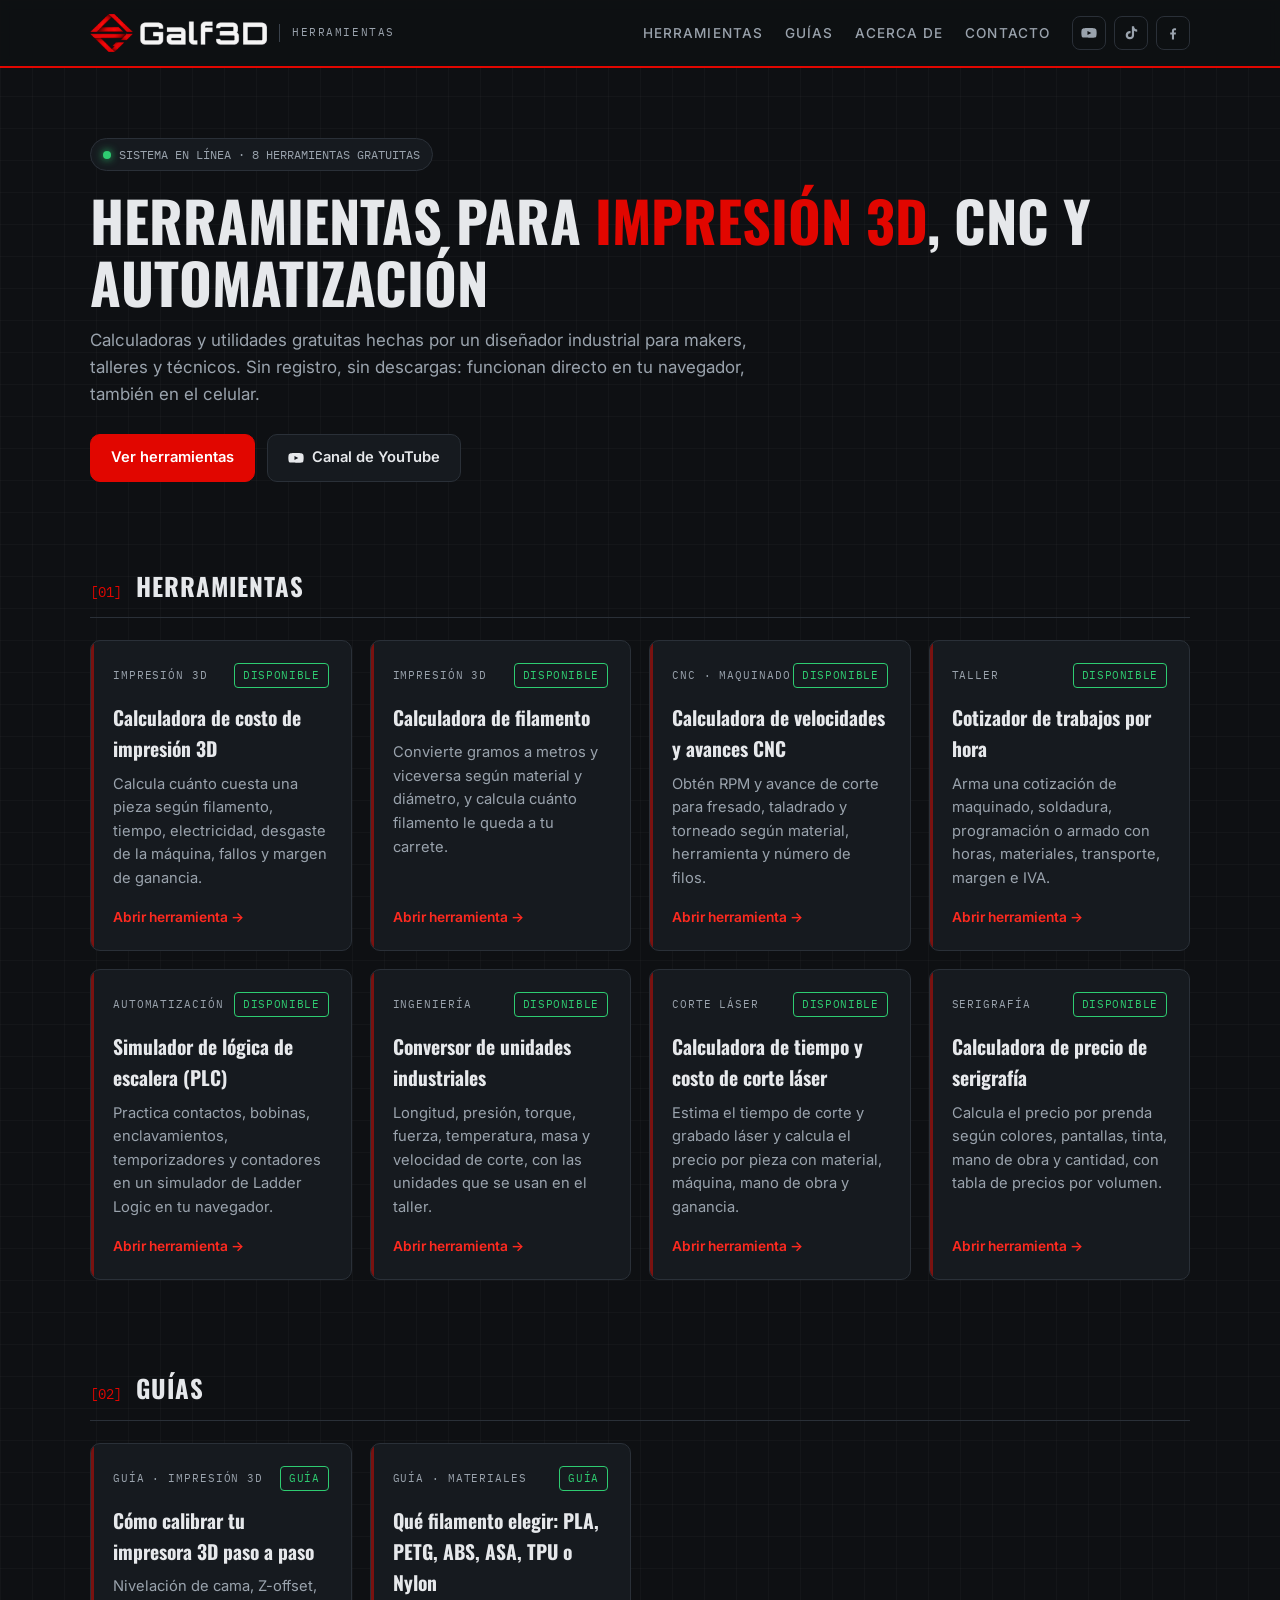
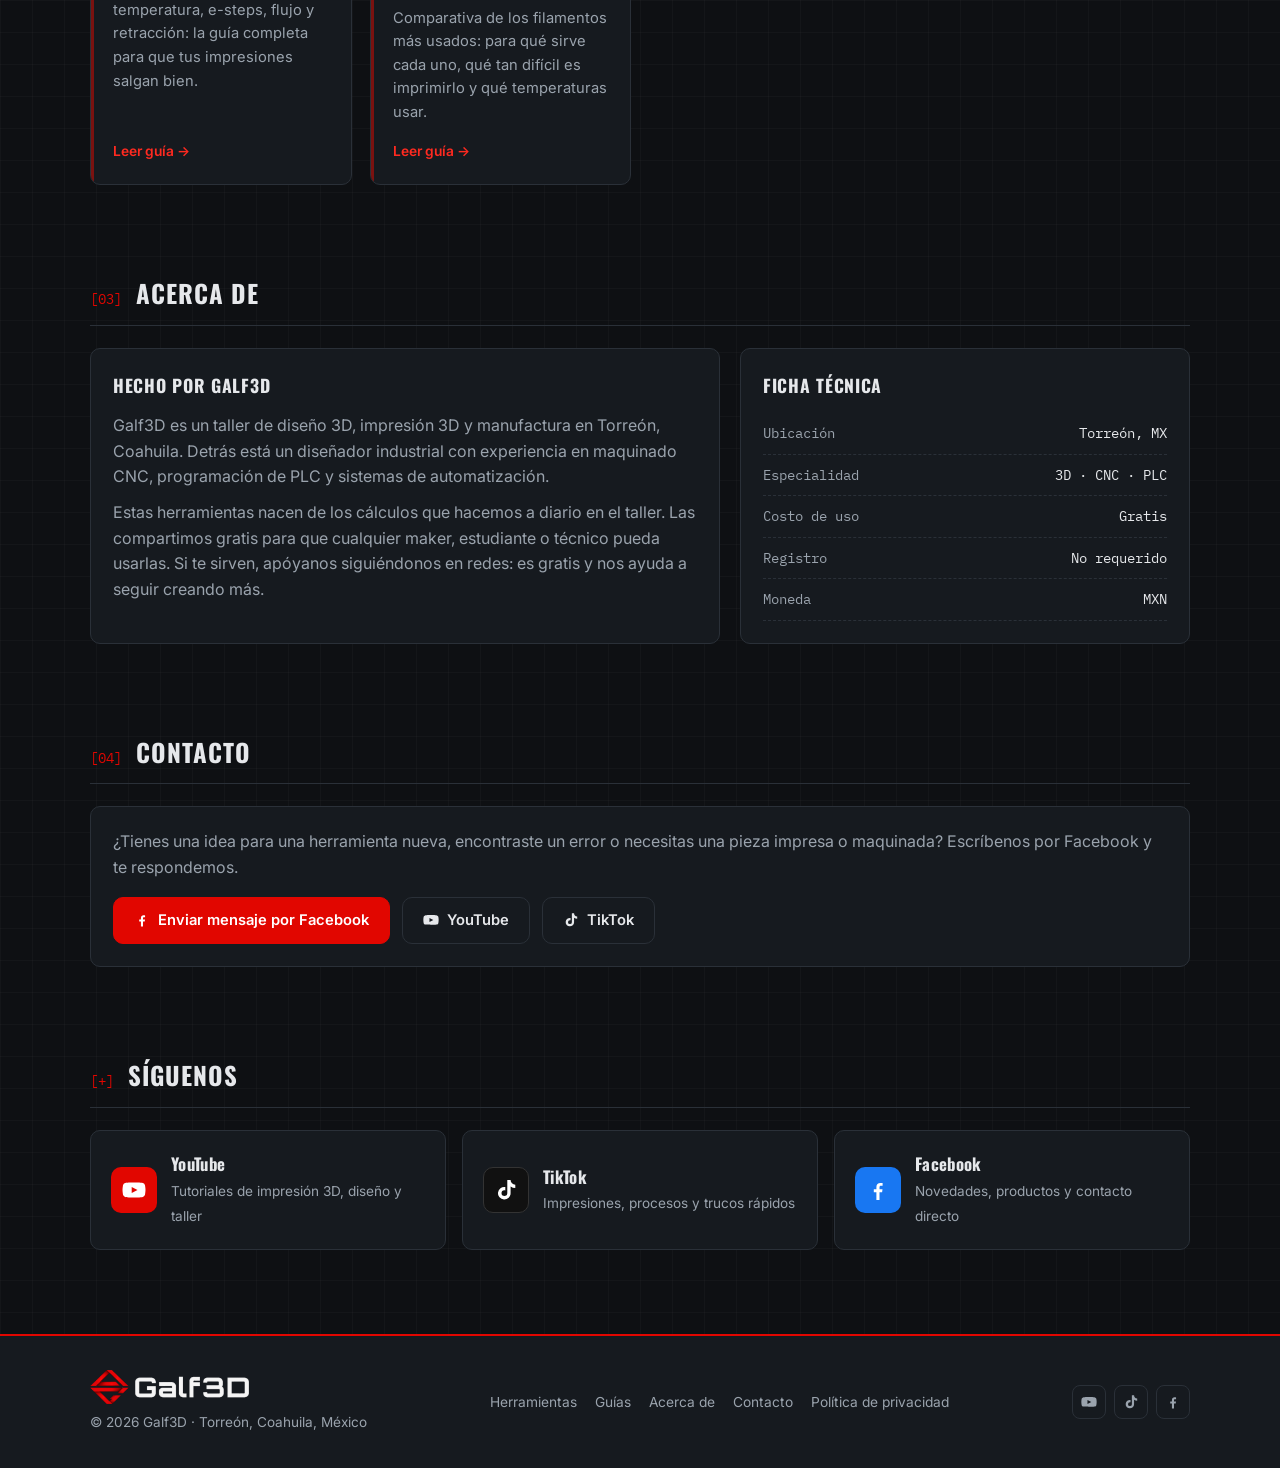
<file: index.html>
<!DOCTYPE html>
<html lang="es">
<head>
<meta charset="UTF-8">
<meta name="viewport" content="width=device-width, initial-scale=1.0">
<title>Galf3D Herramientas | Calculadoras gratis de impresión 3D, CNC y automatización</title>
<meta name="description" content="Herramientas y guías gratuitas para impresión 3D, corte láser, serigrafía, CNC y automatización: costo de impresión, filamento, velocidades y avances, cotizador, simulador PLC y más.">
<link rel="canonical" href="https://galf3d.github.io/">
<meta property="og:title" content="Galf3D Herramientas | Calculadoras gratis de impresión 3D, CNC y automatización">
<meta property="og:description" content="Herramientas y guías gratuitas para impresión 3D, corte láser, serigrafía, CNC y automatización: costo de impresión, filamento, velocidades y avances, cotizador, simulador PLC y más.">
<meta property="og:type" content="website">
<meta property="og:url" content="https://galf3d.github.io/">
<meta property="og:image" content="https://galf3d.github.io/assets/og-galf3d.png">
<meta name="theme-color" content="#0e1013">
<meta name="google-adsense-account" content="ca-pub-5276754663237702">
<script async src="https://pagead2.googlesyndication.com/pagead/js/adsbygoogle.js?client=ca-pub-5276754663237702" crossorigin="anonymous"></script>
<link rel="icon" href="favicon.ico" sizes="any">
<link rel="icon" type="image/png" sizes="32x32" href="favicon-32.png">
<link rel="apple-touch-icon" href="apple-touch-icon.png">
<link rel="manifest" href="site.webmanifest">
<link rel="preconnect" href="https://fonts.googleapis.com">
<link rel="preconnect" href="https://fonts.gstatic.com" crossorigin>
<link href="https://fonts.googleapis.com/css2?family=Oswald:wght@500;600;700&family=Inter:wght@400;500;600&family=IBM+Plex+Mono:wght@400;500&display=swap" rel="stylesheet">
<link rel="stylesheet" href="assets/style.css">

</head>
<body>
<header class="site">
  <div class="wrap nav">
    <a href="index.html" class="brand"><img src="assets/logo-horizontal-blanco.png" alt="Galf3D" style="height:38px;width:auto"><span class="sub">HERRAMIENTAS</span></a>
    <ul class="nav-links" id="navLinks">
      <li><a href="index.html#herramientas">Herramientas</a></li>
      <li><a href="index.html#guias">Guías</a></li>
      <li><a href="index.html#acerca">Acerca de</a></li>
      <li><a href="index.html#contacto">Contacto</a></li>
      <li class="nav-social">
        <a class="soc" href="https://www.youtube.com/@Galf3D24" target="_blank" rel="noopener" aria-label="YouTube Galf3D"><svg viewBox="0 0 24 24" fill="currentColor"><path d="M23 7.2a3 3 0 0 0-2.1-2.1C19 4.6 12 4.6 12 4.6s-7 0-8.9.5A3 3 0 0 0 1 7.2 31 31 0 0 0 .5 12a31 31 0 0 0 .5 4.8 3 3 0 0 0 2.1 2.1c1.9.5 8.9.5 8.9.5s7 0 8.9-.5a3 3 0 0 0 2.1-2.1 31 31 0 0 0 .5-4.8 31 31 0 0 0-.5-4.8zM9.7 15.1V8.9l5.8 3.1-5.8 3.1z"/></svg></a>
        <a class="soc" href="https://www.tiktok.com/@galf3d024" target="_blank" rel="noopener" aria-label="TikTok Galf3D"><svg viewBox="0 0 24 24" fill="currentColor"><path d="M16.6 2h-3.3v13.2a2.9 2.9 0 1 1-2.9-2.9c.3 0 .6 0 .9.1V9a6.3 6.3 0 1 0 5.3 6.2V8.6a8.1 8.1 0 0 0 4.7 1.5V6.8a4.8 4.8 0 0 1-4.7-4.8z"/></svg></a>
        <a class="soc" href="https://www.facebook.com/Galf3D24" target="_blank" rel="noopener" aria-label="Facebook Galf3D"><svg viewBox="0 0 24 24" fill="currentColor"><path d="M13.5 21.9v-7.7h2.6l.4-3h-3V9.3c0-.9.3-1.5 1.5-1.5h1.6V5.1c-.3 0-1.2-.1-2.3-.1-2.3 0-3.9 1.4-3.9 4v2.2H7.8v3h2.6v7.7h3.1z"/></svg></a>
      </li>
    </ul>
    <button class="burger" id="burger" aria-label="Abrir menú"><svg viewBox="0 0 24 24" width="20" height="20" fill="none" stroke="currentColor" stroke-width="2"><path d="M3 6h18M3 12h18M3 18h18"/></svg></button>
  </div>
</header><main>
  <section class="hero">
    <div class="wrap">
      <span class="status"><span class="led"></span>SISTEMA EN LÍNEA · 8 HERRAMIENTAS GRATUITAS</span>
      <h1>Herramientas para <span>impresión 3D</span>, CNC y automatización</h1>
      <p>Calculadoras y utilidades gratuitas hechas por un diseñador industrial para makers, talleres y técnicos. Sin registro, sin descargas: funcionan directo en tu navegador, también en el celular.</p>
      <div class="hero-cta">
        <a href="#herramientas" class="btn btn-primary">Ver herramientas</a>
        <a href="https://www.youtube.com/@Galf3D24?sub_confirmation=1" target="_blank" rel="noopener" class="btn"><svg viewBox="0 0 24 24" fill="currentColor"><path d="M23 7.2a3 3 0 0 0-2.1-2.1C19 4.6 12 4.6 12 4.6s-7 0-8.9.5A3 3 0 0 0 1 7.2 31 31 0 0 0 .5 12a31 31 0 0 0 .5 4.8 3 3 0 0 0 2.1 2.1c1.9.5 8.9.5 8.9.5s7 0 8.9-.5a3 3 0 0 0 2.1-2.1 31 31 0 0 0 .5-4.8 31 31 0 0 0-.5-4.8zM9.7 15.1V8.9l5.8 3.1-5.8 3.1z"/></svg> Canal de YouTube</a>
      </div>
    </div>
  </section>

  <section id="herramientas">
    <div class="wrap">
      <div class="sec-head"><span class="code">[01]</span><h2>Herramientas</h2></div>
      <div class="grid"><a class="card" href="herramientas/costo-impresion-3d.html">
          <div class="card-top"><span class="tag">IMPRESIÓN 3D</span><span class="badge">Disponible</span></div>
          <h3>Calculadora de costo de impresión 3D</h3><p>Calcula cuánto cuesta una pieza según filamento, tiempo, electricidad, desgaste de la máquina, fallos y margen de ganancia.</p><span class="go">Abrir herramienta →</span></a><a class="card" href="herramientas/calculadora-filamento.html">
          <div class="card-top"><span class="tag">IMPRESIÓN 3D</span><span class="badge">Disponible</span></div>
          <h3>Calculadora de filamento</h3><p>Convierte gramos a metros y viceversa según material y diámetro, y calcula cuánto filamento le queda a tu carrete.</p><span class="go">Abrir herramienta →</span></a><a class="card" href="herramientas/velocidades-avances-cnc.html">
          <div class="card-top"><span class="tag">CNC · MAQUINADO</span><span class="badge">Disponible</span></div>
          <h3>Calculadora de velocidades y avances CNC</h3><p>Obtén RPM y avance de corte para fresado, taladrado y torneado según material, herramienta y número de filos.</p><span class="go">Abrir herramienta →</span></a><a class="card" href="herramientas/cotizador-por-hora.html">
          <div class="card-top"><span class="tag">TALLER</span><span class="badge">Disponible</span></div>
          <h3>Cotizador de trabajos por hora</h3><p>Arma una cotización de maquinado, soldadura, programación o armado con horas, materiales, transporte, margen e IVA.</p><span class="go">Abrir herramienta →</span></a><a class="card" href="herramientas/simulador-plc-ladder.html">
          <div class="card-top"><span class="tag">AUTOMATIZACIÓN</span><span class="badge">Disponible</span></div>
          <h3>Simulador de lógica de escalera (PLC)</h3><p>Practica contactos, bobinas, enclavamientos, temporizadores y contadores en un simulador de Ladder Logic en tu navegador.</p><span class="go">Abrir herramienta →</span></a><a class="card" href="herramientas/conversor-unidades.html">
          <div class="card-top"><span class="tag">INGENIERÍA</span><span class="badge">Disponible</span></div>
          <h3>Conversor de unidades industriales</h3><p>Longitud, presión, torque, fuerza, temperatura, masa y velocidad de corte, con las unidades que se usan en el taller.</p><span class="go">Abrir herramienta →</span></a><a class="card" href="herramientas/costo-corte-laser.html">
          <div class="card-top"><span class="tag">CORTE LÁSER</span><span class="badge">Disponible</span></div>
          <h3>Calculadora de tiempo y costo de corte láser</h3><p>Estima el tiempo de corte y grabado láser y calcula el precio por pieza con material, máquina, mano de obra y ganancia.</p><span class="go">Abrir herramienta →</span></a><a class="card" href="herramientas/precio-serigrafia.html">
          <div class="card-top"><span class="tag">SERIGRAFÍA</span><span class="badge">Disponible</span></div>
          <h3>Calculadora de precio de serigrafía</h3><p>Calcula el precio por prenda según colores, pantallas, tinta, mano de obra y cantidad, con tabla de precios por volumen.</p><span class="go">Abrir herramienta →</span></a></div>
    </div>
  </section>

  <section id="guias">
    <div class="wrap">
      <div class="sec-head"><span class="code">[02]</span><h2>Guías</h2></div>
      <div class="grid"><a class="card" href="guias/calibrar-impresora-3d.html">
          <div class="card-top"><span class="tag">GUÍA · IMPRESIÓN 3D</span><span class="badge">Guía</span></div>
          <h3>Cómo calibrar tu impresora 3D paso a paso</h3><p>Nivelación de cama, Z-offset, temperatura, e-steps, flujo y retracción: la guía completa para que tus impresiones salgan bien.</p><span class="go">Leer guía →</span></a><a class="card" href="guias/que-filamento-elegir.html">
          <div class="card-top"><span class="tag">GUÍA · MATERIALES</span><span class="badge">Guía</span></div>
          <h3>Qué filamento elegir: PLA, PETG, ABS, ASA, TPU o Nylon</h3><p>Comparativa de los filamentos más usados: para qué sirve cada uno, qué tan difícil es imprimirlo y qué temperaturas usar.</p><span class="go">Leer guía →</span></a></div>
    </div>
  </section>

  <section id="acerca">
    <div class="wrap">
      <div class="sec-head"><span class="code">[03]</span><h2>Acerca de</h2></div>
      <div class="about">
        <div class="panel">
          <h3>Hecho por Galf3D</h3>
          <p style="color:var(--muted);margin-bottom:10px">Galf3D es un taller de diseño 3D, impresión 3D y manufactura en Torreón, Coahuila. Detrás está un diseñador industrial con experiencia en maquinado CNC, programación de PLC y sistemas de automatización.</p>
          <p style="color:var(--muted)">Estas herramientas nacen de los cálculos que hacemos a diario en el taller. Las compartimos gratis para que cualquier maker, estudiante o técnico pueda usarlas. Si te sirven, apóyanos siguiéndonos en redes: es gratis y nos ayuda a seguir creando más.</p>
        </div>
        <div class="panel">
          <h3>Ficha técnica</h3>
          <ul class="specs">
            <li><span>Ubicación</span><span>Torreón, MX</span></li>
            <li><span>Especialidad</span><span>3D · CNC · PLC</span></li>
            <li><span>Costo de uso</span><span>Gratis</span></li>
            <li><span>Registro</span><span>No requerido</span></li>
            <li><span>Moneda</span><span>MXN</span></li>
          </ul>
        </div>
      </div>
    </div>
  </section>

  <section id="contacto">
    <div class="wrap">
      <div class="sec-head"><span class="code">[04]</span><h2>Contacto</h2></div>
      <div class="panel">
        <p style="color:var(--muted);margin-bottom:16px">¿Tienes una idea para una herramienta nueva, encontraste un error o necesitas una pieza impresa o maquinada? Escríbenos por Facebook y te respondemos.</p>
        <div class="hero-cta" style="margin-top:0">
          <a class="btn btn-primary" href="https://m.me/Galf3D24" target="_blank" rel="noopener"><svg viewBox="0 0 24 24" fill="currentColor"><path d="M13.5 21.9v-7.7h2.6l.4-3h-3V9.3c0-.9.3-1.5 1.5-1.5h1.6V5.1c-.3 0-1.2-.1-2.3-.1-2.3 0-3.9 1.4-3.9 4v2.2H7.8v3h2.6v7.7h3.1z"/></svg> Enviar mensaje por Facebook</a>
          <a class="btn" href="https://www.youtube.com/@Galf3D24" target="_blank" rel="noopener"><svg viewBox="0 0 24 24" fill="currentColor"><path d="M23 7.2a3 3 0 0 0-2.1-2.1C19 4.6 12 4.6 12 4.6s-7 0-8.9.5A3 3 0 0 0 1 7.2 31 31 0 0 0 .5 12a31 31 0 0 0 .5 4.8 3 3 0 0 0 2.1 2.1c1.9.5 8.9.5 8.9.5s7 0 8.9-.5a3 3 0 0 0 2.1-2.1 31 31 0 0 0 .5-4.8 31 31 0 0 0-.5-4.8zM9.7 15.1V8.9l5.8 3.1-5.8 3.1z"/></svg> YouTube</a>
          <a class="btn" href="https://www.tiktok.com/@galf3d024" target="_blank" rel="noopener"><svg viewBox="0 0 24 24" fill="currentColor"><path d="M16.6 2h-3.3v13.2a2.9 2.9 0 1 1-2.9-2.9c.3 0 .6 0 .9.1V9a6.3 6.3 0 1 0 5.3 6.2V8.6a8.1 8.1 0 0 0 4.7 1.5V6.8a4.8 4.8 0 0 1-4.7-4.8z"/></svg> TikTok</a>
        </div>
      </div>
    </div>
  </section>
<section class="no-print">
  <div class="wrap">
    <div class="sec-head"><span class="code">[+]</span><h2>Síguenos</h2></div>
    <div class="follow">
      <a href="https://www.youtube.com/@Galf3D24?sub_confirmation=1" target="_blank" rel="noopener"><div class="ico yt"><svg viewBox="0 0 24 24" fill="currentColor"><path d="M23 7.2a3 3 0 0 0-2.1-2.1C19 4.6 12 4.6 12 4.6s-7 0-8.9.5A3 3 0 0 0 1 7.2 31 31 0 0 0 .5 12a31 31 0 0 0 .5 4.8 3 3 0 0 0 2.1 2.1c1.9.5 8.9.5 8.9.5s7 0 8.9-.5a3 3 0 0 0 2.1-2.1 31 31 0 0 0 .5-4.8 31 31 0 0 0-.5-4.8zM9.7 15.1V8.9l5.8 3.1-5.8 3.1z"/></svg></div><div><strong>YouTube</strong><span>Tutoriales de impresión 3D, diseño y taller</span></div></a>
      <a href="https://www.tiktok.com/@galf3d024" target="_blank" rel="noopener"><div class="ico tt"><svg viewBox="0 0 24 24" fill="currentColor"><path d="M16.6 2h-3.3v13.2a2.9 2.9 0 1 1-2.9-2.9c.3 0 .6 0 .9.1V9a6.3 6.3 0 1 0 5.3 6.2V8.6a8.1 8.1 0 0 0 4.7 1.5V6.8a4.8 4.8 0 0 1-4.7-4.8z"/></svg></div><div><strong>TikTok</strong><span>Impresiones, procesos y trucos rápidos</span></div></a>
      <a href="https://www.facebook.com/Galf3D24" target="_blank" rel="noopener"><div class="ico fb"><svg viewBox="0 0 24 24" fill="currentColor"><path d="M13.5 21.9v-7.7h2.6l.4-3h-3V9.3c0-.9.3-1.5 1.5-1.5h1.6V5.1c-.3 0-1.2-.1-2.3-.1-2.3 0-3.9 1.4-3.9 4v2.2H7.8v3h2.6v7.7h3.1z"/></svg></div><div><strong>Facebook</strong><span>Novedades, productos y contacto directo</span></div></a>
    </div>
  </div>
</section>
</main>
<footer class="site">
  <div class="wrap foot">
    <div>
      <img src="assets/logo-horizontal-blanco.png" alt="Galf3D" style="height:34px;width:auto">
      <p>© <span id="year">2026</span> Galf3D · Torreón, Coahuila, México</p>
    </div>
    <ul>
      <li><a href="index.html#herramientas">Herramientas</a></li>
      <li><a href="index.html#guias">Guías</a></li>
      <li><a href="index.html#acerca">Acerca de</a></li>
      <li><a href="index.html#contacto">Contacto</a></li>
      <li><a href="privacidad.html">Política de privacidad</a></li>
    </ul>
    <div class="nav-social" style="display:flex">
      <a class="soc" href="https://www.youtube.com/@Galf3D24" target="_blank" rel="noopener" aria-label="YouTube"><svg viewBox="0 0 24 24" fill="currentColor"><path d="M23 7.2a3 3 0 0 0-2.1-2.1C19 4.6 12 4.6 12 4.6s-7 0-8.9.5A3 3 0 0 0 1 7.2 31 31 0 0 0 .5 12a31 31 0 0 0 .5 4.8 3 3 0 0 0 2.1 2.1c1.9.5 8.9.5 8.9.5s7 0 8.9-.5a3 3 0 0 0 2.1-2.1 31 31 0 0 0 .5-4.8 31 31 0 0 0-.5-4.8zM9.7 15.1V8.9l5.8 3.1-5.8 3.1z"/></svg></a>
      <a class="soc" href="https://www.tiktok.com/@galf3d024" target="_blank" rel="noopener" aria-label="TikTok"><svg viewBox="0 0 24 24" fill="currentColor"><path d="M16.6 2h-3.3v13.2a2.9 2.9 0 1 1-2.9-2.9c.3 0 .6 0 .9.1V9a6.3 6.3 0 1 0 5.3 6.2V8.6a8.1 8.1 0 0 0 4.7 1.5V6.8a4.8 4.8 0 0 1-4.7-4.8z"/></svg></a>
      <a class="soc" href="https://www.facebook.com/Galf3D24" target="_blank" rel="noopener" aria-label="Facebook"><svg viewBox="0 0 24 24" fill="currentColor"><path d="M13.5 21.9v-7.7h2.6l.4-3h-3V9.3c0-.9.3-1.5 1.5-1.5h1.6V5.1c-.3 0-1.2-.1-2.3-.1-2.3 0-3.9 1.4-3.9 4v2.2H7.8v3h2.6v7.7h3.1z"/></svg></a>
    </div>
  </div>
</footer>
<script src="assets/site.js"></script>
</body></html>
</file>
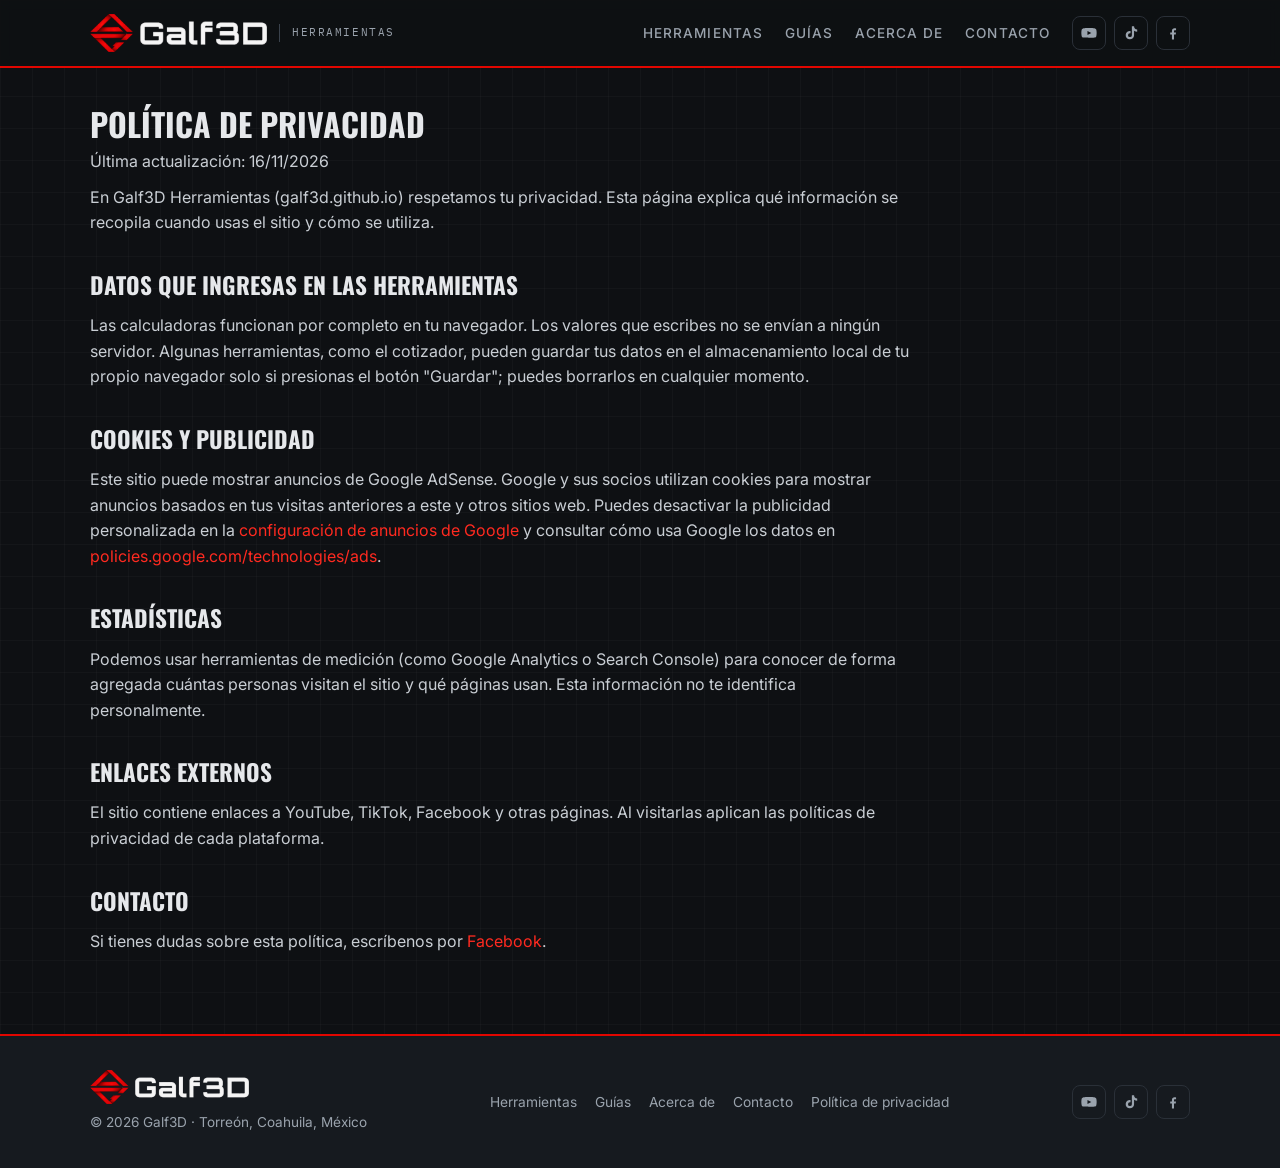
<file: privacidad.html>
<!DOCTYPE html>
<html lang="es">
<head>
<meta charset="UTF-8">
<meta name="viewport" content="width=device-width, initial-scale=1.0">
<title>Política de privacidad | Galf3D Herramientas</title>
<meta name="description" content="Política de privacidad de Galf3D Herramientas: qué datos se recopilan, uso de cookies y publicidad de Google.">
<link rel="canonical" href="https://galf3d.github.io/privacidad.html">
<meta property="og:title" content="Política de privacidad | Galf3D Herramientas">
<meta property="og:description" content="Política de privacidad de Galf3D Herramientas: qué datos se recopilan, uso de cookies y publicidad de Google.">
<meta property="og:type" content="website">
<meta property="og:url" content="https://galf3d.github.io/privacidad.html">
<meta property="og:image" content="https://galf3d.github.io/assets/og-galf3d.png">
<meta name="theme-color" content="#0e1013">
<meta name="google-adsense-account" content="ca-pub-5276754663237702">
<script async src="https://pagead2.googlesyndication.com/pagead/js/adsbygoogle.js?client=ca-pub-5276754663237702" crossorigin="anonymous"></script>
<link rel="icon" href="favicon.ico" sizes="any">
<link rel="icon" type="image/png" sizes="32x32" href="favicon-32.png">
<link rel="apple-touch-icon" href="apple-touch-icon.png">
<link rel="manifest" href="site.webmanifest">
<link rel="preconnect" href="https://fonts.googleapis.com">
<link rel="preconnect" href="https://fonts.gstatic.com" crossorigin>
<link href="https://fonts.googleapis.com/css2?family=Oswald:wght@500;600;700&family=Inter:wght@400;500;600&family=IBM+Plex+Mono:wght@400;500&display=swap" rel="stylesheet">
<link rel="stylesheet" href="assets/style.css">

</head>
<body>
<header class="site">
  <div class="wrap nav">
    <a href="index.html" class="brand"><img src="assets/logo-horizontal-blanco.png" alt="Galf3D" style="height:38px;width:auto"><span class="sub">HERRAMIENTAS</span></a>
    <ul class="nav-links" id="navLinks">
      <li><a href="index.html#herramientas">Herramientas</a></li>
      <li><a href="index.html#guias">Guías</a></li>
      <li><a href="index.html#acerca">Acerca de</a></li>
      <li><a href="index.html#contacto">Contacto</a></li>
      <li class="nav-social">
        <a class="soc" href="https://www.youtube.com/@Galf3D24" target="_blank" rel="noopener" aria-label="YouTube Galf3D"><svg viewBox="0 0 24 24" fill="currentColor"><path d="M23 7.2a3 3 0 0 0-2.1-2.1C19 4.6 12 4.6 12 4.6s-7 0-8.9.5A3 3 0 0 0 1 7.2 31 31 0 0 0 .5 12a31 31 0 0 0 .5 4.8 3 3 0 0 0 2.1 2.1c1.9.5 8.9.5 8.9.5s7 0 8.9-.5a3 3 0 0 0 2.1-2.1 31 31 0 0 0 .5-4.8 31 31 0 0 0-.5-4.8zM9.7 15.1V8.9l5.8 3.1-5.8 3.1z"/></svg></a>
        <a class="soc" href="https://www.tiktok.com/@galf3d024" target="_blank" rel="noopener" aria-label="TikTok Galf3D"><svg viewBox="0 0 24 24" fill="currentColor"><path d="M16.6 2h-3.3v13.2a2.9 2.9 0 1 1-2.9-2.9c.3 0 .6 0 .9.1V9a6.3 6.3 0 1 0 5.3 6.2V8.6a8.1 8.1 0 0 0 4.7 1.5V6.8a4.8 4.8 0 0 1-4.7-4.8z"/></svg></a>
        <a class="soc" href="https://www.facebook.com/Galf3D24" target="_blank" rel="noopener" aria-label="Facebook Galf3D"><svg viewBox="0 0 24 24" fill="currentColor"><path d="M13.5 21.9v-7.7h2.6l.4-3h-3V9.3c0-.9.3-1.5 1.5-1.5h1.6V5.1c-.3 0-1.2-.1-2.3-.1-2.3 0-3.9 1.4-3.9 4v2.2H7.8v3h2.6v7.7h3.1z"/></svg></a>
      </li>
    </ul>
    <button class="burger" id="burger" aria-label="Abrir menú"><svg viewBox="0 0 24 24" width="20" height="20" fill="none" stroke="currentColor" stroke-width="2"><path d="M3 6h18M3 12h18M3 18h18"/></svg></button>
  </div>
</header><main><div class="wrap"><article class="guide" style="padding:30px 0">
<h1 style="font-family:var(--display);text-transform:uppercase;font-size:2rem">Política de privacidad</h1>
<p>Última actualización: 16/11/2026</p>
<p>En Galf3D Herramientas (galf3d.github.io) respetamos tu privacidad. Esta página explica qué información se recopila cuando usas el sitio y cómo se utiliza.</p>
<h2>Datos que ingresas en las herramientas</h2>
<p>Las calculadoras funcionan por completo en tu navegador. Los valores que escribes no se envían a ningún servidor. Algunas herramientas, como el cotizador, pueden guardar tus datos en el almacenamiento local de tu propio navegador solo si presionas el botón "Guardar"; puedes borrarlos en cualquier momento.</p>
<h2>Cookies y publicidad</h2>
<p>Este sitio puede mostrar anuncios de Google AdSense. Google y sus socios utilizan cookies para mostrar anuncios basados en tus visitas anteriores a este y otros sitios web. Puedes desactivar la publicidad personalizada en la <a href="https://adssettings.google.com" target="_blank" rel="noopener" style="color:var(--red-2)">configuración de anuncios de Google</a> y consultar cómo usa Google los datos en <a href="https://policies.google.com/technologies/ads?hl=es" target="_blank" rel="noopener" style="color:var(--red-2)">policies.google.com/technologies/ads</a>.</p>
<h2>Estadísticas</h2>
<p>Podemos usar herramientas de medición (como Google Analytics o Search Console) para conocer de forma agregada cuántas personas visitan el sitio y qué páginas usan. Esta información no te identifica personalmente.</p>
<h2>Enlaces externos</h2>
<p>El sitio contiene enlaces a YouTube, TikTok, Facebook y otras páginas. Al visitarlas aplican las políticas de privacidad de cada plataforma.</p>
<h2>Contacto</h2>
<p>Si tienes dudas sobre esta política, escríbenos por <a href="https://m.me/Galf3D24" target="_blank" rel="noopener" style="color:var(--red-2)">Facebook</a>.</p>
</article></div></main>
<footer class="site">
  <div class="wrap foot">
    <div>
      <img src="assets/logo-horizontal-blanco.png" alt="Galf3D" style="height:34px;width:auto">
      <p>© <span id="year">2026</span> Galf3D · Torreón, Coahuila, México</p>
    </div>
    <ul>
      <li><a href="index.html#herramientas">Herramientas</a></li>
      <li><a href="index.html#guias">Guías</a></li>
      <li><a href="index.html#acerca">Acerca de</a></li>
      <li><a href="index.html#contacto">Contacto</a></li>
      <li><a href="privacidad.html">Política de privacidad</a></li>
    </ul>
    <div class="nav-social" style="display:flex">
      <a class="soc" href="https://www.youtube.com/@Galf3D24" target="_blank" rel="noopener" aria-label="YouTube"><svg viewBox="0 0 24 24" fill="currentColor"><path d="M23 7.2a3 3 0 0 0-2.1-2.1C19 4.6 12 4.6 12 4.6s-7 0-8.9.5A3 3 0 0 0 1 7.2 31 31 0 0 0 .5 12a31 31 0 0 0 .5 4.8 3 3 0 0 0 2.1 2.1c1.9.5 8.9.5 8.9.5s7 0 8.9-.5a3 3 0 0 0 2.1-2.1 31 31 0 0 0 .5-4.8 31 31 0 0 0-.5-4.8zM9.7 15.1V8.9l5.8 3.1-5.8 3.1z"/></svg></a>
      <a class="soc" href="https://www.tiktok.com/@galf3d024" target="_blank" rel="noopener" aria-label="TikTok"><svg viewBox="0 0 24 24" fill="currentColor"><path d="M16.6 2h-3.3v13.2a2.9 2.9 0 1 1-2.9-2.9c.3 0 .6 0 .9.1V9a6.3 6.3 0 1 0 5.3 6.2V8.6a8.1 8.1 0 0 0 4.7 1.5V6.8a4.8 4.8 0 0 1-4.7-4.8z"/></svg></a>
      <a class="soc" href="https://www.facebook.com/Galf3D24" target="_blank" rel="noopener" aria-label="Facebook"><svg viewBox="0 0 24 24" fill="currentColor"><path d="M13.5 21.9v-7.7h2.6l.4-3h-3V9.3c0-.9.3-1.5 1.5-1.5h1.6V5.1c-.3 0-1.2-.1-2.3-.1-2.3 0-3.9 1.4-3.9 4v2.2H7.8v3h2.6v7.7h3.1z"/></svg></a>
    </div>
  </div>
</footer>
<script src="assets/site.js"></script>
</body></html>
</file>
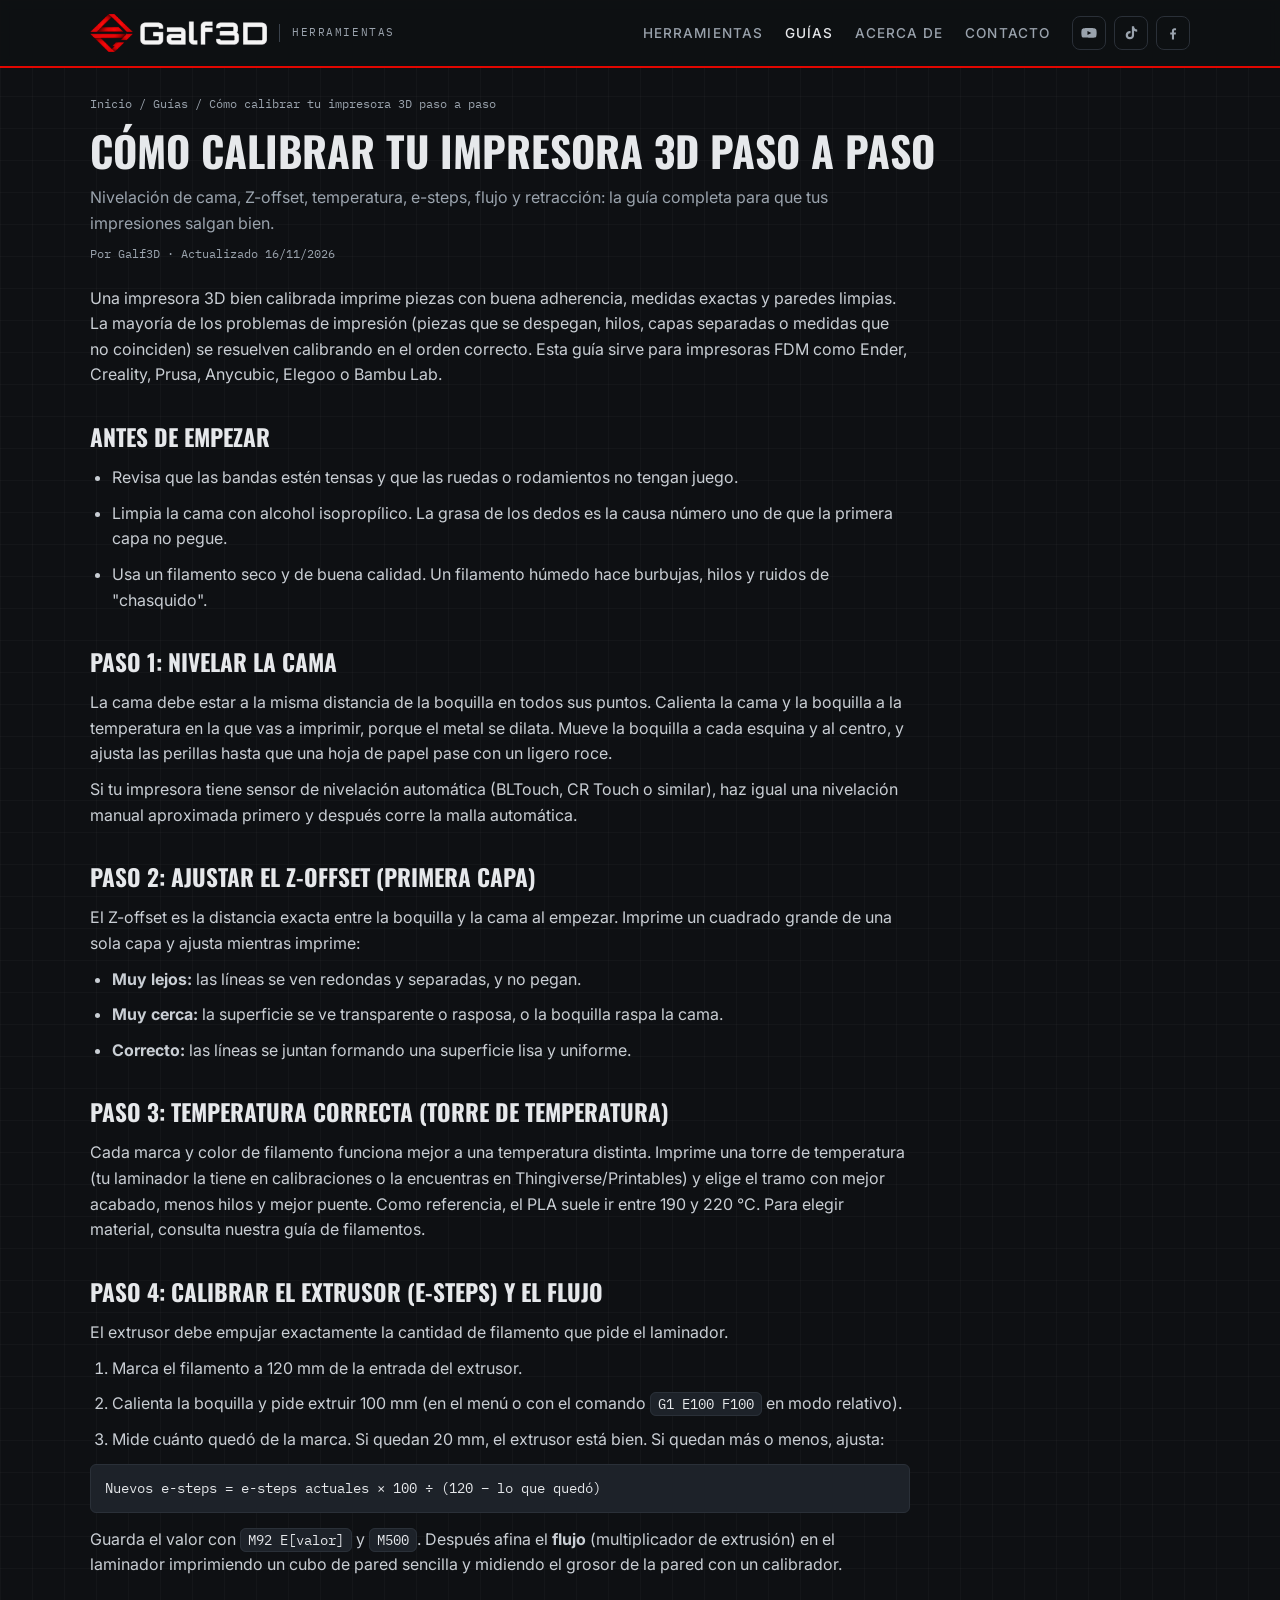
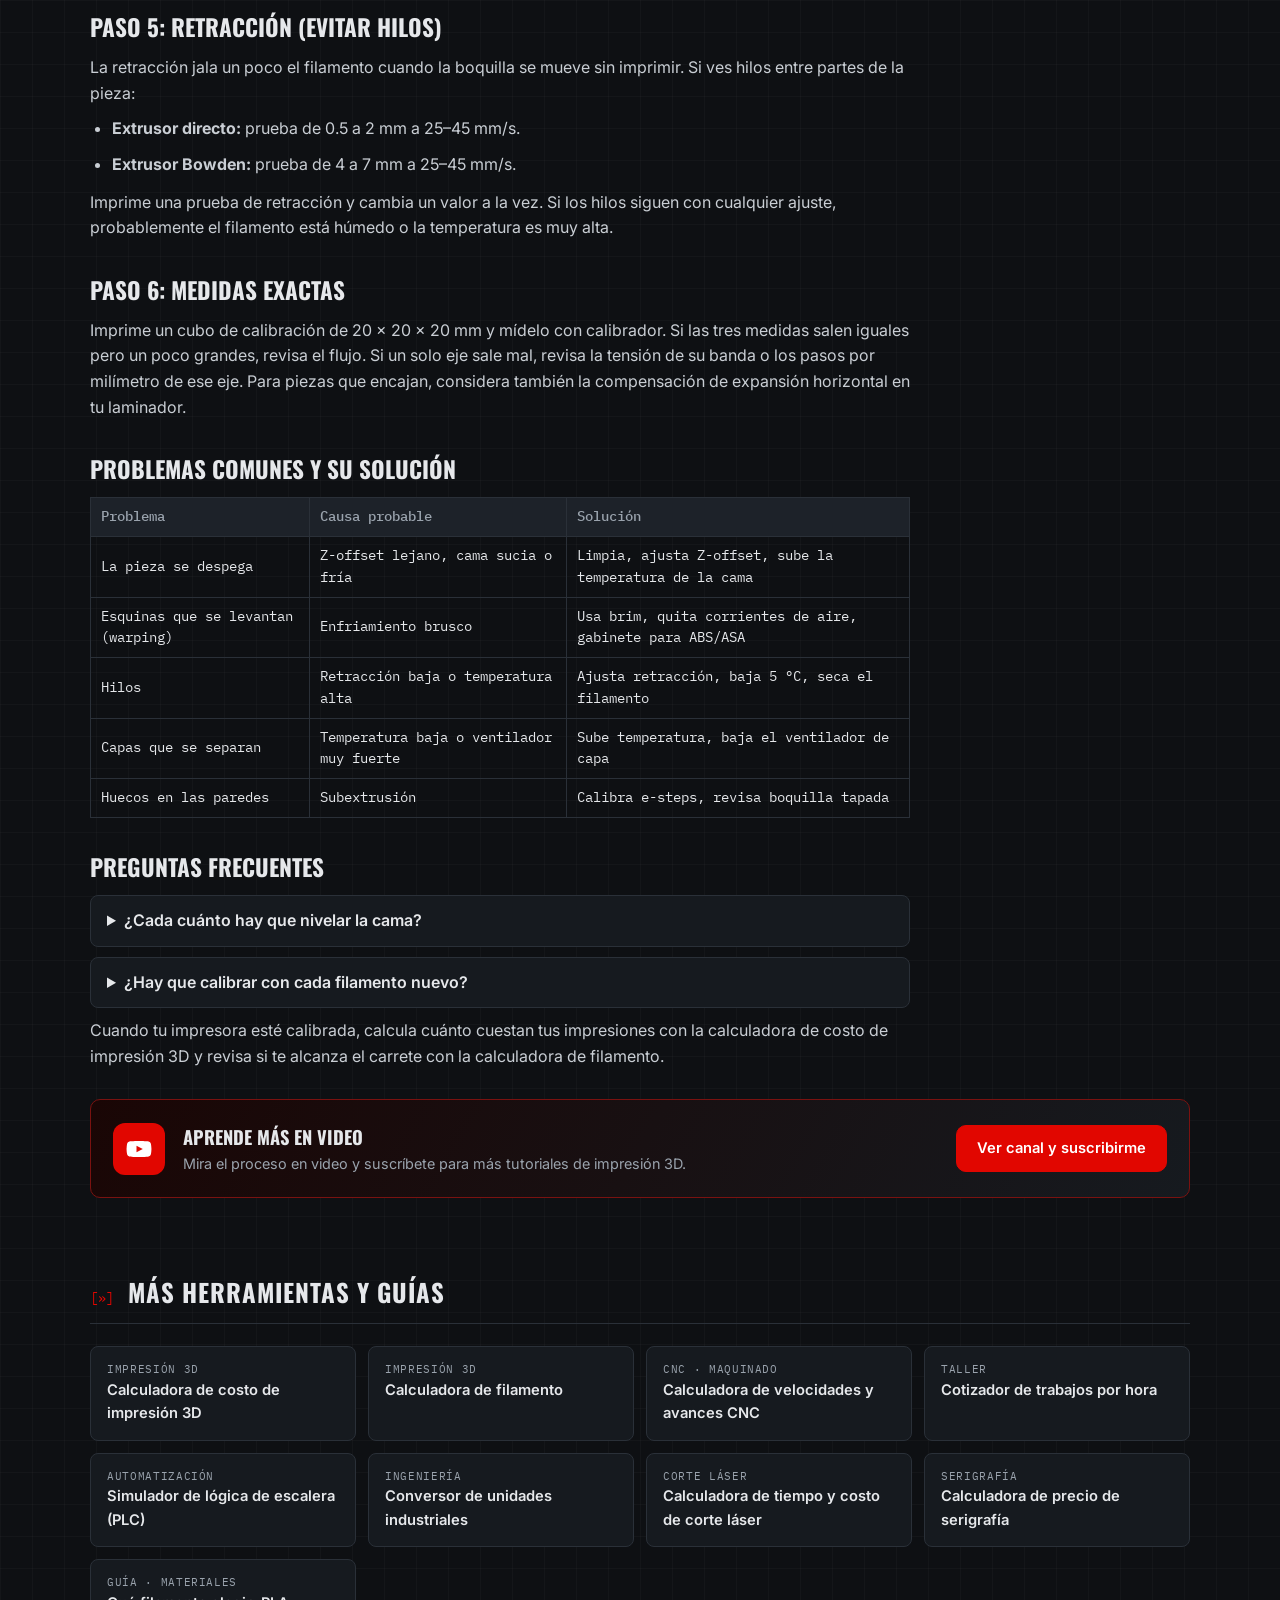
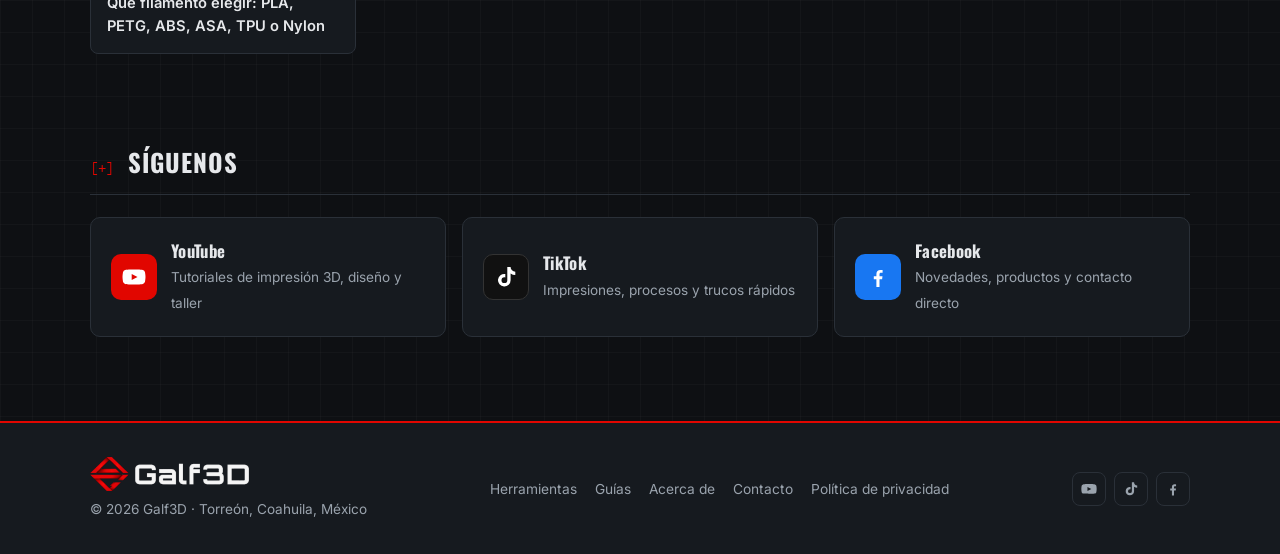
<file: guias/calibrar-impresora-3d.html>
<!DOCTYPE html>
<html lang="es">
<head>
<meta charset="UTF-8">
<meta name="viewport" content="width=device-width, initial-scale=1.0">
<title>Cómo calibrar una impresora 3D paso a paso (guía completa) | Galf3D</title>
<meta name="description" content="Guía para calibrar tu impresora 3D FDM: nivelar la cama, ajustar el Z-offset, torre de temperatura, e-steps del extrusor, flujo, retracción y solución de problemas.">
<link rel="canonical" href="https://galf3d.github.io/guias/calibrar-impresora-3d.html">
<meta property="og:title" content="Cómo calibrar una impresora 3D paso a paso (guía completa) | Galf3D">
<meta property="og:description" content="Guía para calibrar tu impresora 3D FDM: nivelar la cama, ajustar el Z-offset, torre de temperatura, e-steps del extrusor, flujo, retracción y solución de problemas.">
<meta property="og:type" content="website">
<meta property="og:url" content="https://galf3d.github.io/guias/calibrar-impresora-3d.html">
<meta property="og:image" content="https://galf3d.github.io/assets/og-galf3d.png">
<meta name="theme-color" content="#0e1013">
<meta name="google-adsense-account" content="ca-pub-5276754663237702">
<script async src="https://pagead2.googlesyndication.com/pagead/js/adsbygoogle.js?client=ca-pub-5276754663237702" crossorigin="anonymous"></script>
<link rel="icon" href="../favicon.ico" sizes="any">
<link rel="icon" type="image/png" sizes="32x32" href="../favicon-32.png">
<link rel="apple-touch-icon" href="../apple-touch-icon.png">
<link rel="manifest" href="../site.webmanifest">
<link rel="preconnect" href="https://fonts.googleapis.com">
<link rel="preconnect" href="https://fonts.gstatic.com" crossorigin>
<link href="https://fonts.googleapis.com/css2?family=Oswald:wght@500;600;700&family=Inter:wght@400;500;600&family=IBM+Plex+Mono:wght@400;500&display=swap" rel="stylesheet">
<link rel="stylesheet" href="../assets/style.css">
<script type="application/ld+json">{"@context": "https://schema.org", "@type": "Article", "headline": "Cómo calibrar tu impresora 3D paso a paso", "description": "Guía para calibrar tu impresora 3D FDM: nivelar la cama, ajustar el Z-offset, torre de temperatura, e-steps del extrusor, flujo, retracción y solución de problemas.", "datePublished": "2026-11-16", "dateModified": "2026-11-16", "author": {"@type": "Organization", "name": "Galf3D"}, "publisher": {"@type": "Organization", "name": "Galf3D", "logo": {"@type": "ImageObject", "url": "https://galf3d.github.io/assets/icon-512.png"}}, "mainEntityOfPage": "https://galf3d.github.io/guias/calibrar-impresora-3d.html"}</script>
</head>
<body>
<header class="site">
  <div class="wrap nav">
    <a href="../index.html" class="brand"><img src="../assets/logo-horizontal-blanco.png" alt="Galf3D" style="height:38px;width:auto"><span class="sub">HERRAMIENTAS</span></a>
    <ul class="nav-links" id="navLinks">
      <li><a href="../index.html#herramientas">Herramientas</a></li>
      <li><a href="../index.html#guias" class="on">Guías</a></li>
      <li><a href="../index.html#acerca">Acerca de</a></li>
      <li><a href="../index.html#contacto">Contacto</a></li>
      <li class="nav-social">
        <a class="soc" href="https://www.youtube.com/@Galf3D24" target="_blank" rel="noopener" aria-label="YouTube Galf3D"><svg viewBox="0 0 24 24" fill="currentColor"><path d="M23 7.2a3 3 0 0 0-2.1-2.1C19 4.6 12 4.6 12 4.6s-7 0-8.9.5A3 3 0 0 0 1 7.2 31 31 0 0 0 .5 12a31 31 0 0 0 .5 4.8 3 3 0 0 0 2.1 2.1c1.9.5 8.9.5 8.9.5s7 0 8.9-.5a3 3 0 0 0 2.1-2.1 31 31 0 0 0 .5-4.8 31 31 0 0 0-.5-4.8zM9.7 15.1V8.9l5.8 3.1-5.8 3.1z"/></svg></a>
        <a class="soc" href="https://www.tiktok.com/@galf3d024" target="_blank" rel="noopener" aria-label="TikTok Galf3D"><svg viewBox="0 0 24 24" fill="currentColor"><path d="M16.6 2h-3.3v13.2a2.9 2.9 0 1 1-2.9-2.9c.3 0 .6 0 .9.1V9a6.3 6.3 0 1 0 5.3 6.2V8.6a8.1 8.1 0 0 0 4.7 1.5V6.8a4.8 4.8 0 0 1-4.7-4.8z"/></svg></a>
        <a class="soc" href="https://www.facebook.com/Galf3D24" target="_blank" rel="noopener" aria-label="Facebook Galf3D"><svg viewBox="0 0 24 24" fill="currentColor"><path d="M13.5 21.9v-7.7h2.6l.4-3h-3V9.3c0-.9.3-1.5 1.5-1.5h1.6V5.1c-.3 0-1.2-.1-2.3-.1-2.3 0-3.9 1.4-3.9 4v2.2H7.8v3h2.6v7.7h3.1z"/></svg></a>
      </li>
    </ul>
    <button class="burger" id="burger" aria-label="Abrir menú"><svg viewBox="0 0 24 24" width="20" height="20" fill="none" stroke="currentColor" stroke-width="2"><path d="M3 6h18M3 12h18M3 18h18"/></svg></button>
  </div>
</header><main>
<div class="wrap">
  <nav class="crumbs"><a href="../index.html">Inicio</a> / <a href="../index.html#guias">Guías</a> / Cómo calibrar tu impresora 3D paso a paso</nav>
  <div class="tool-head"><h1>Cómo calibrar tu impresora 3D paso a paso</h1><p>Nivelación de cama, Z-offset, temperatura, e-steps, flujo y retracción: la guía completa para que tus impresiones salgan bien.</p><p class="mono" style="font-size:.75rem;margin-top:8px">Por Galf3D · Actualizado 16/11/2026</p></div>
  <article class="guide"><p>Una impresora 3D bien calibrada imprime piezas con buena adherencia, medidas exactas y paredes limpias. La mayoría de los problemas de impresión (piezas que se despegan, hilos, capas separadas o medidas que no coinciden) se resuelven calibrando en el orden correcto. Esta guía sirve para impresoras FDM como Ender, Creality, Prusa, Anycubic, Elegoo o Bambu Lab.</p>

<h2>Antes de empezar</h2>
<ul>
  <li>Revisa que las bandas estén tensas y que las ruedas o rodamientos no tengan juego.</li>
  <li>Limpia la cama con alcohol isopropílico. La grasa de los dedos es la causa número uno de que la primera capa no pegue.</li>
  <li>Usa un filamento seco y de buena calidad. Un filamento húmedo hace burbujas, hilos y ruidos de "chasquido".</li>
</ul>

<h2>Paso 1: Nivelar la cama</h2>
<p>La cama debe estar a la misma distancia de la boquilla en todos sus puntos. Calienta la cama y la boquilla a la temperatura en la que vas a imprimir, porque el metal se dilata. Mueve la boquilla a cada esquina y al centro, y ajusta las perillas hasta que una hoja de papel pase con un ligero roce.</p>
<p>Si tu impresora tiene sensor de nivelación automática (BLTouch, CR Touch o similar), haz igual una nivelación manual aproximada primero y después corre la malla automática.</p>

<h2>Paso 2: Ajustar el Z-offset (primera capa)</h2>
<p>El Z-offset es la distancia exacta entre la boquilla y la cama al empezar. Imprime un cuadrado grande de una sola capa y ajusta mientras imprime:</p>
<ul>
  <li><strong>Muy lejos:</strong> las líneas se ven redondas y separadas, y no pegan.</li>
  <li><strong>Muy cerca:</strong> la superficie se ve transparente o rasposa, o la boquilla raspa la cama.</li>
  <li><strong>Correcto:</strong> las líneas se juntan formando una superficie lisa y uniforme.</li>
</ul>

<h2>Paso 3: Temperatura correcta (torre de temperatura)</h2>
<p>Cada marca y color de filamento funciona mejor a una temperatura distinta. Imprime una torre de temperatura (tu laminador la tiene en calibraciones o la encuentras en Thingiverse/Printables) y elige el tramo con mejor acabado, menos hilos y mejor puente. Como referencia, el PLA suele ir entre 190 y 220 °C. Para elegir material, consulta nuestra <a href="../guias/que-filamento-elegir.html">guía de filamentos</a>.</p>

<h2>Paso 4: Calibrar el extrusor (e-steps) y el flujo</h2>
<p>El extrusor debe empujar exactamente la cantidad de filamento que pide el laminador.</p>
<ol>
  <li>Marca el filamento a 120 mm de la entrada del extrusor.</li>
  <li>Calienta la boquilla y pide extruir 100 mm (en el menú o con el comando <code>G1 E100 F100</code> en modo relativo).</li>
  <li>Mide cuánto quedó de la marca. Si quedan 20 mm, el extrusor está bien. Si quedan más o menos, ajusta:</li>
</ol>
<span class="formula">Nuevos e-steps = e-steps actuales × 100 ÷ (120 − lo que quedó)</span>
<p>Guarda el valor con <code>M92 E[valor]</code> y <code>M500</code>. Después afina el <strong>flujo</strong> (multiplicador de extrusión) en el laminador imprimiendo un cubo de pared sencilla y midiendo el grosor de la pared con un calibrador.</p>

<h2>Paso 5: Retracción (evitar hilos)</h2>
<p>La retracción jala un poco el filamento cuando la boquilla se mueve sin imprimir. Si ves hilos entre partes de la pieza:</p>
<ul>
  <li><strong>Extrusor directo:</strong> prueba de 0.5 a 2 mm a 25–45 mm/s.</li>
  <li><strong>Extrusor Bowden:</strong> prueba de 4 a 7 mm a 25–45 mm/s.</li>
</ul>
<p>Imprime una prueba de retracción y cambia un valor a la vez. Si los hilos siguen con cualquier ajuste, probablemente el filamento está húmedo o la temperatura es muy alta.</p>

<h2>Paso 6: Medidas exactas</h2>
<p>Imprime un cubo de calibración de 20 × 20 × 20 mm y mídelo con calibrador. Si las tres medidas salen iguales pero un poco grandes, revisa el flujo. Si un solo eje sale mal, revisa la tensión de su banda o los pasos por milímetro de ese eje. Para piezas que encajan, considera también la compensación de expansión horizontal en tu laminador.</p>

<h2>Problemas comunes y su solución</h2>
<table>
  <tr><th>Problema</th><th>Causa probable</th><th>Solución</th></tr>
  <tr><td>La pieza se despega</td><td>Z-offset lejano, cama sucia o fría</td><td>Limpia, ajusta Z-offset, sube la temperatura de la cama</td></tr>
  <tr><td>Esquinas que se levantan (warping)</td><td>Enfriamiento brusco</td><td>Usa brim, quita corrientes de aire, gabinete para ABS/ASA</td></tr>
  <tr><td>Hilos</td><td>Retracción baja o temperatura alta</td><td>Ajusta retracción, baja 5 °C, seca el filamento</td></tr>
  <tr><td>Capas que se separan</td><td>Temperatura baja o ventilador muy fuerte</td><td>Sube temperatura, baja el ventilador de capa</td></tr>
  <tr><td>Huecos en las paredes</td><td>Subextrusión</td><td>Calibra e-steps, revisa boquilla tapada</td></tr>
</table>

<h2>Preguntas frecuentes</h2>
<details class="faq"><summary>¿Cada cuánto hay que nivelar la cama?</summary><p>Si la impresora no se mueve, basta con revisarla cada pocas semanas o cuando cambies de cama o de boquilla. Si la transportas, nivélala antes de imprimir.</p></details>
<details class="faq"><summary>¿Hay que calibrar con cada filamento nuevo?</summary><p>Los e-steps no. La temperatura, la retracción y el flujo conviene revisarlos al cambiar de marca o de material.</p></details>
<p>Cuando tu impresora esté calibrada, calcula cuánto cuestan tus impresiones con la <a href="../herramientas/costo-impresion-3d.html">calculadora de costo de impresión 3D</a> y revisa si te alcanza el carrete con la <a href="../herramientas/calculadora-filamento.html">calculadora de filamento</a>.</p>
</article>
  <div class="cta-video no-print">
  <div class="ic"><svg viewBox="0 0 24 24" fill="currentColor"><path d="M23 7.2a3 3 0 0 0-2.1-2.1C19 4.6 12 4.6 12 4.6s-7 0-8.9.5A3 3 0 0 0 1 7.2 31 31 0 0 0 .5 12a31 31 0 0 0 .5 4.8 3 3 0 0 0 2.1 2.1c1.9.5 8.9.5 8.9.5s7 0 8.9-.5a3 3 0 0 0 2.1-2.1 31 31 0 0 0 .5-4.8 31 31 0 0 0-.5-4.8zM9.7 15.1V8.9l5.8 3.1-5.8 3.1z"/></svg></div>
  <div><h3>Aprende más en video</h3><p>Mira el proceso en video y suscríbete para más tutoriales de impresión 3D.</p></div>
  <a class="btn btn-primary" href="https://www.youtube.com/@Galf3D24?sub_confirmation=1" target="_blank" rel="noopener">Ver canal y suscribirme</a>
</div>
</div>
<section class="no-print"><div class="wrap"><div class="sec-head"><span class="code">[»]</span><h2>Más herramientas y guías</h2></div><div class="related"><a href="../herramientas/costo-impresion-3d.html"><small>IMPRESIÓN 3D</small>Calculadora de costo de impresión 3D</a><a href="../herramientas/calculadora-filamento.html"><small>IMPRESIÓN 3D</small>Calculadora de filamento</a><a href="../herramientas/velocidades-avances-cnc.html"><small>CNC · MAQUINADO</small>Calculadora de velocidades y avances CNC</a><a href="../herramientas/cotizador-por-hora.html"><small>TALLER</small>Cotizador de trabajos por hora</a><a href="../herramientas/simulador-plc-ladder.html"><small>AUTOMATIZACIÓN</small>Simulador de lógica de escalera (PLC)</a><a href="../herramientas/conversor-unidades.html"><small>INGENIERÍA</small>Conversor de unidades industriales</a><a href="../herramientas/costo-corte-laser.html"><small>CORTE LÁSER</small>Calculadora de tiempo y costo de corte láser</a><a href="../herramientas/precio-serigrafia.html"><small>SERIGRAFÍA</small>Calculadora de precio de serigrafía</a><a href="que-filamento-elegir.html"><small>GUÍA · MATERIALES</small>Qué filamento elegir: PLA, PETG, ABS, ASA, TPU o Nylon</a></div></div></section>
<section class="no-print">
  <div class="wrap">
    <div class="sec-head"><span class="code">[+]</span><h2>Síguenos</h2></div>
    <div class="follow">
      <a href="https://www.youtube.com/@Galf3D24?sub_confirmation=1" target="_blank" rel="noopener"><div class="ico yt"><svg viewBox="0 0 24 24" fill="currentColor"><path d="M23 7.2a3 3 0 0 0-2.1-2.1C19 4.6 12 4.6 12 4.6s-7 0-8.9.5A3 3 0 0 0 1 7.2 31 31 0 0 0 .5 12a31 31 0 0 0 .5 4.8 3 3 0 0 0 2.1 2.1c1.9.5 8.9.5 8.9.5s7 0 8.9-.5a3 3 0 0 0 2.1-2.1 31 31 0 0 0 .5-4.8 31 31 0 0 0-.5-4.8zM9.7 15.1V8.9l5.8 3.1-5.8 3.1z"/></svg></div><div><strong>YouTube</strong><span>Tutoriales de impresión 3D, diseño y taller</span></div></a>
      <a href="https://www.tiktok.com/@galf3d024" target="_blank" rel="noopener"><div class="ico tt"><svg viewBox="0 0 24 24" fill="currentColor"><path d="M16.6 2h-3.3v13.2a2.9 2.9 0 1 1-2.9-2.9c.3 0 .6 0 .9.1V9a6.3 6.3 0 1 0 5.3 6.2V8.6a8.1 8.1 0 0 0 4.7 1.5V6.8a4.8 4.8 0 0 1-4.7-4.8z"/></svg></div><div><strong>TikTok</strong><span>Impresiones, procesos y trucos rápidos</span></div></a>
      <a href="https://www.facebook.com/Galf3D24" target="_blank" rel="noopener"><div class="ico fb"><svg viewBox="0 0 24 24" fill="currentColor"><path d="M13.5 21.9v-7.7h2.6l.4-3h-3V9.3c0-.9.3-1.5 1.5-1.5h1.6V5.1c-.3 0-1.2-.1-2.3-.1-2.3 0-3.9 1.4-3.9 4v2.2H7.8v3h2.6v7.7h3.1z"/></svg></div><div><strong>Facebook</strong><span>Novedades, productos y contacto directo</span></div></a>
    </div>
  </div>
</section>
</main>
<footer class="site">
  <div class="wrap foot">
    <div>
      <img src="../assets/logo-horizontal-blanco.png" alt="Galf3D" style="height:34px;width:auto">
      <p>© <span id="year">2026</span> Galf3D · Torreón, Coahuila, México</p>
    </div>
    <ul>
      <li><a href="../index.html#herramientas">Herramientas</a></li>
      <li><a href="../index.html#guias">Guías</a></li>
      <li><a href="../index.html#acerca">Acerca de</a></li>
      <li><a href="../index.html#contacto">Contacto</a></li>
      <li><a href="../privacidad.html">Política de privacidad</a></li>
    </ul>
    <div class="nav-social" style="display:flex">
      <a class="soc" href="https://www.youtube.com/@Galf3D24" target="_blank" rel="noopener" aria-label="YouTube"><svg viewBox="0 0 24 24" fill="currentColor"><path d="M23 7.2a3 3 0 0 0-2.1-2.1C19 4.6 12 4.6 12 4.6s-7 0-8.9.5A3 3 0 0 0 1 7.2 31 31 0 0 0 .5 12a31 31 0 0 0 .5 4.8 3 3 0 0 0 2.1 2.1c1.9.5 8.9.5 8.9.5s7 0 8.9-.5a3 3 0 0 0 2.1-2.1 31 31 0 0 0 .5-4.8 31 31 0 0 0-.5-4.8zM9.7 15.1V8.9l5.8 3.1-5.8 3.1z"/></svg></a>
      <a class="soc" href="https://www.tiktok.com/@galf3d024" target="_blank" rel="noopener" aria-label="TikTok"><svg viewBox="0 0 24 24" fill="currentColor"><path d="M16.6 2h-3.3v13.2a2.9 2.9 0 1 1-2.9-2.9c.3 0 .6 0 .9.1V9a6.3 6.3 0 1 0 5.3 6.2V8.6a8.1 8.1 0 0 0 4.7 1.5V6.8a4.8 4.8 0 0 1-4.7-4.8z"/></svg></a>
      <a class="soc" href="https://www.facebook.com/Galf3D24" target="_blank" rel="noopener" aria-label="Facebook"><svg viewBox="0 0 24 24" fill="currentColor"><path d="M13.5 21.9v-7.7h2.6l.4-3h-3V9.3c0-.9.3-1.5 1.5-1.5h1.6V5.1c-.3 0-1.2-.1-2.3-.1-2.3 0-3.9 1.4-3.9 4v2.2H7.8v3h2.6v7.7h3.1z"/></svg></a>
    </div>
  </div>
</footer>
<script src="../assets/site.js"></script>
</body></html>
</file>
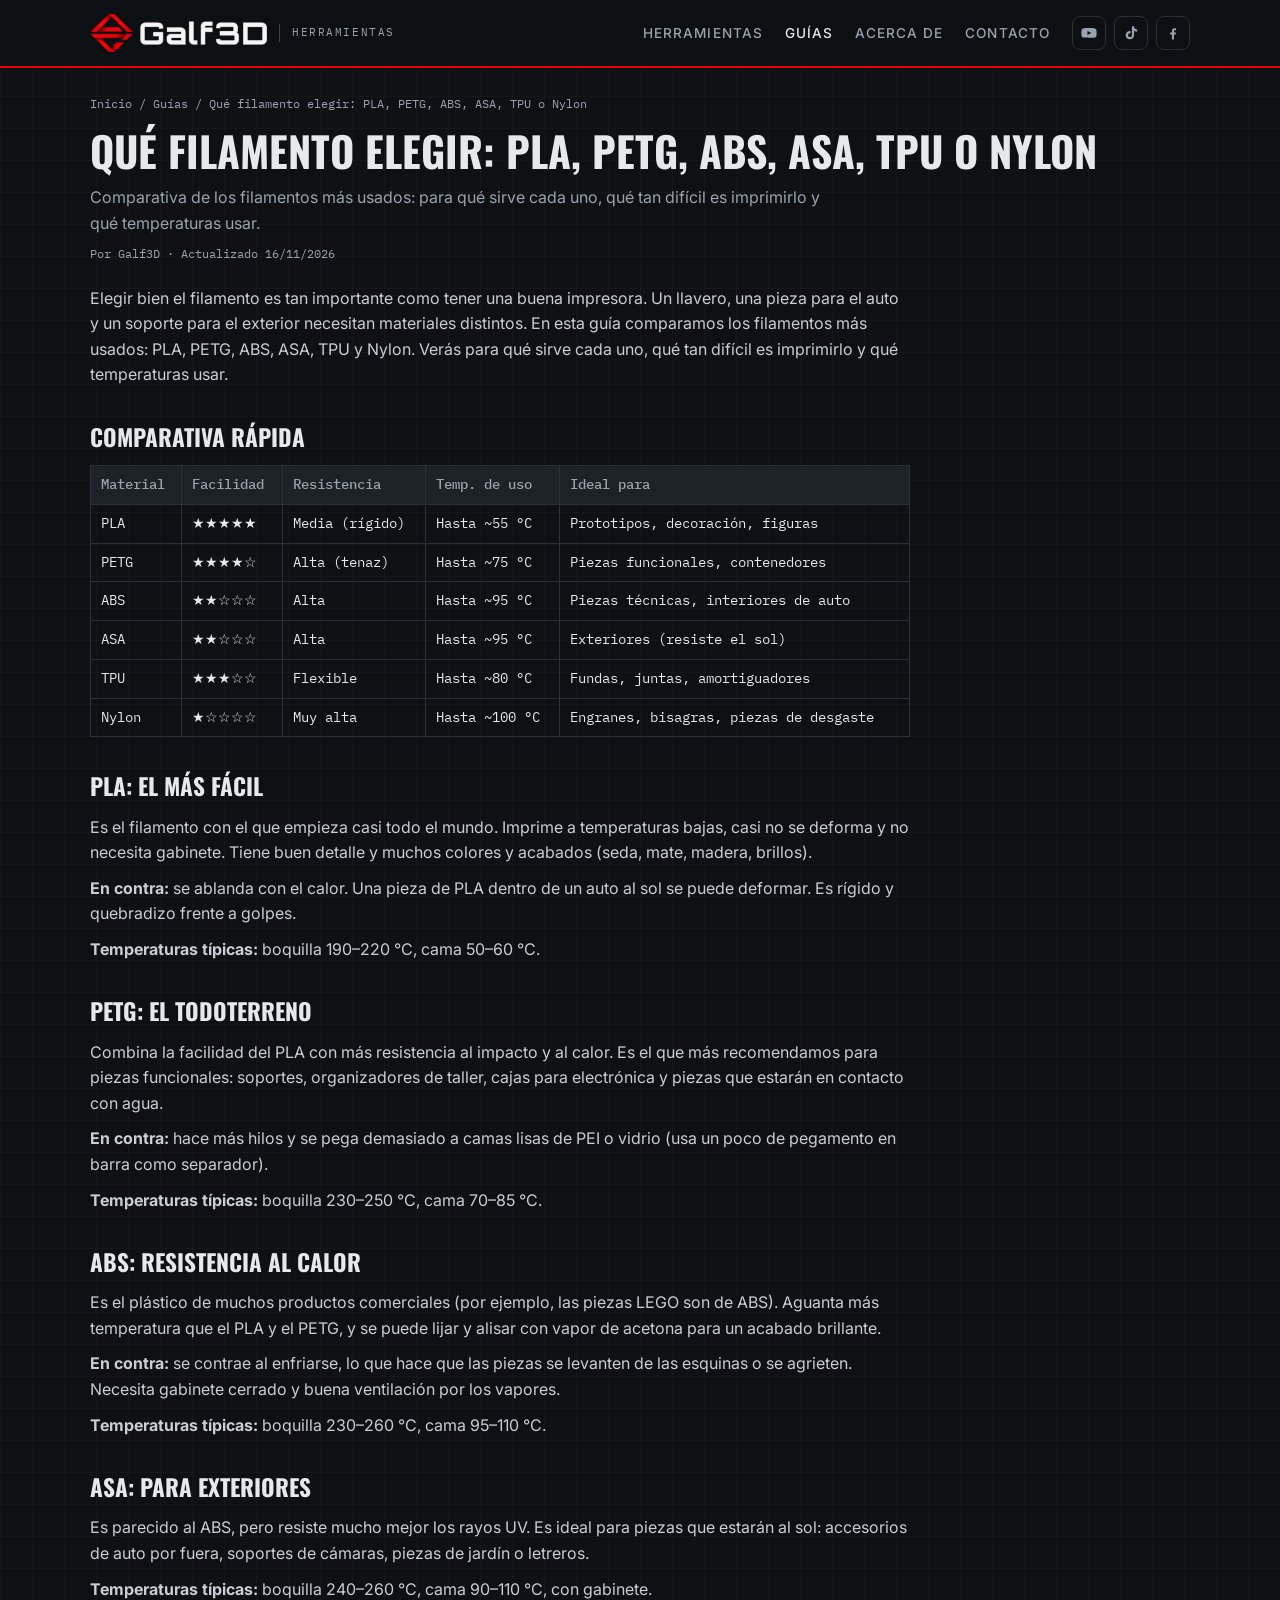
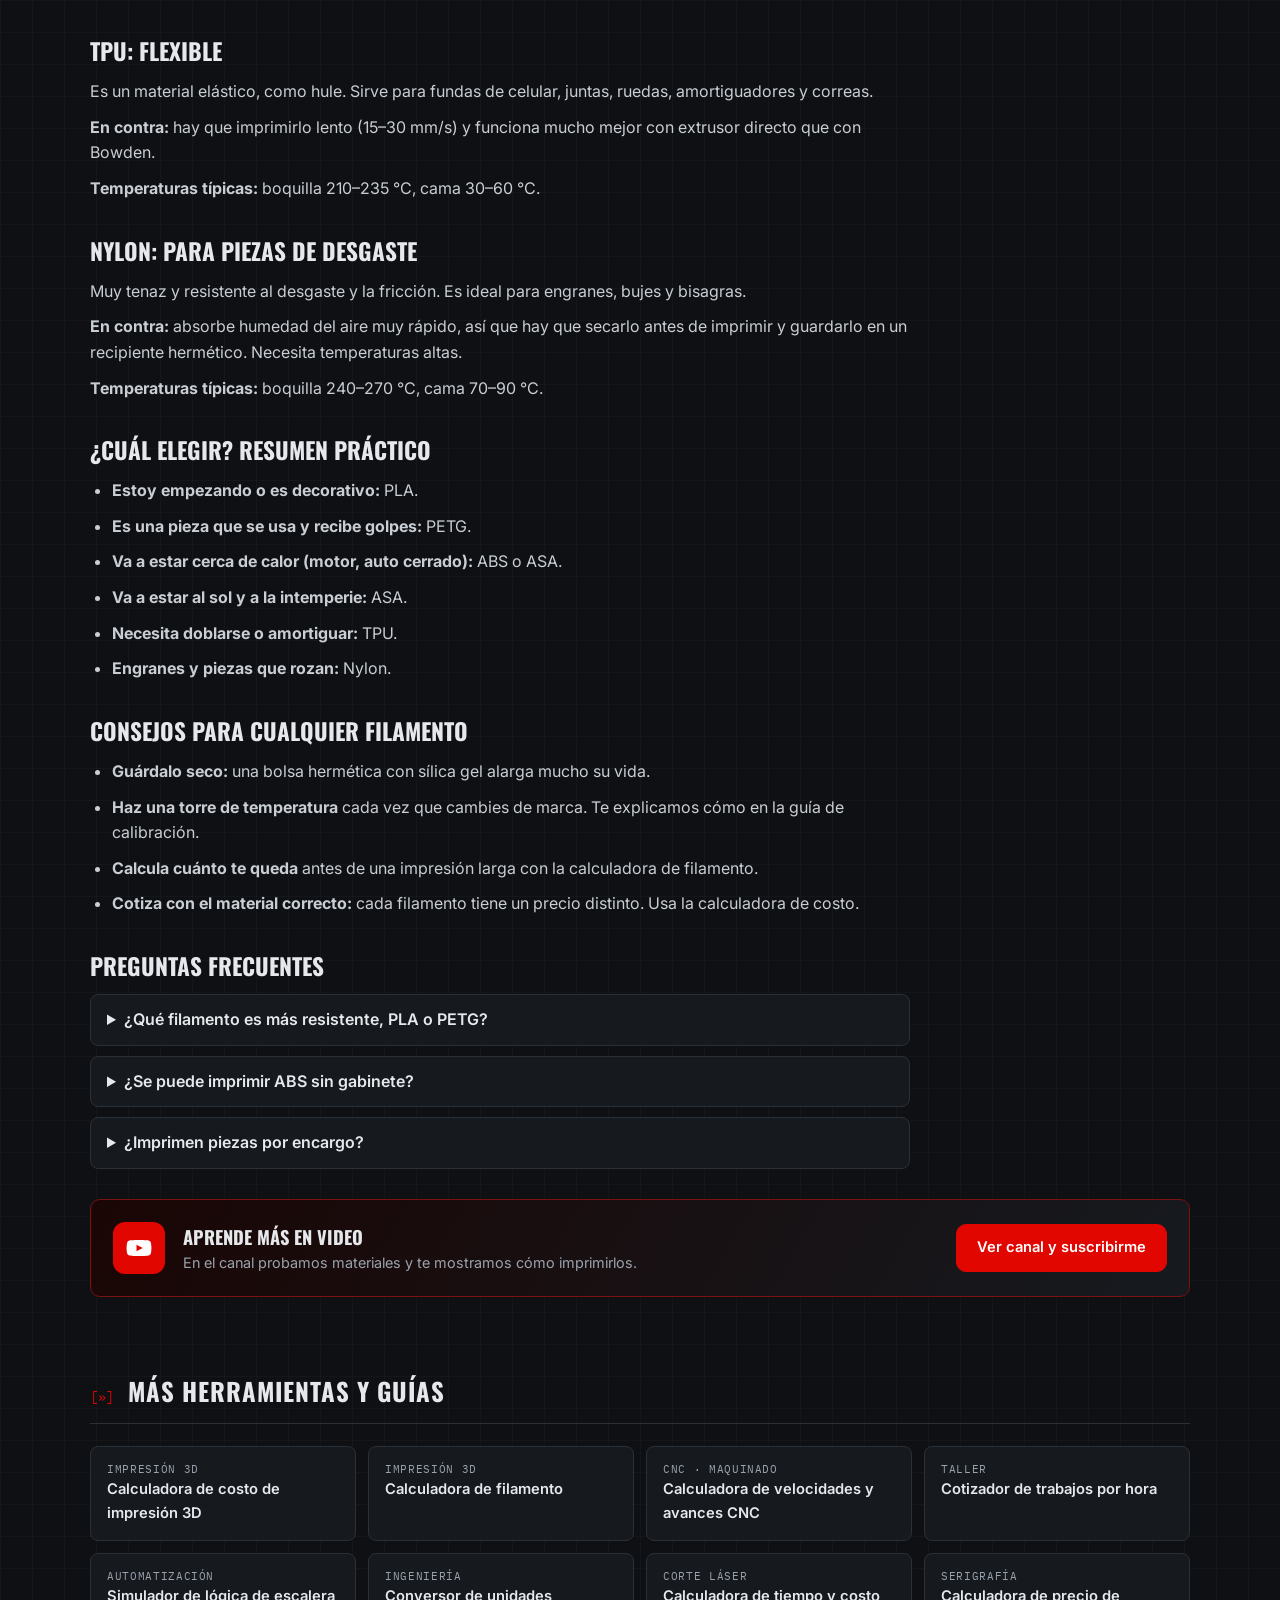
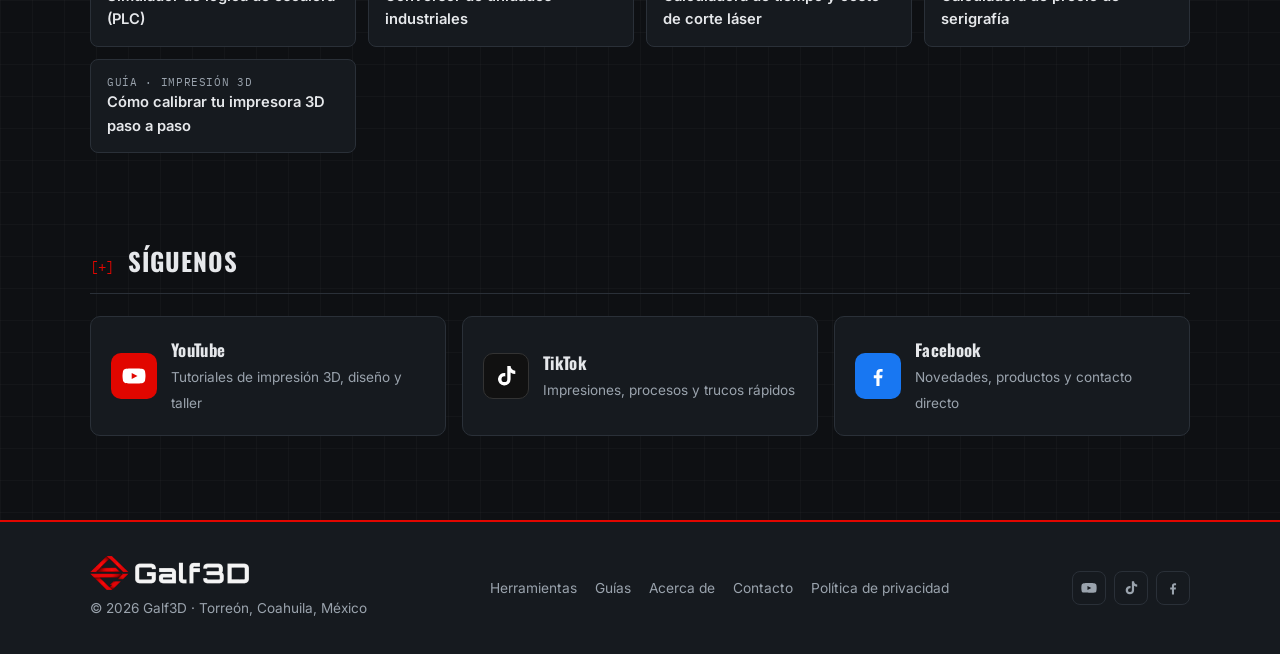
<file: guias/que-filamento-elegir.html>
<!DOCTYPE html>
<html lang="es">
<head>
<meta charset="UTF-8">
<meta name="viewport" content="width=device-width, initial-scale=1.0">
<title>Qué filamento elegir: PLA vs PETG vs ABS vs TPU (comparativa) | Galf3D</title>
<meta name="description" content="Comparativa de filamentos para impresión 3D: PLA, PETG, ABS, ASA, TPU y Nylon. Resistencia, temperatura de uso, temperaturas de impresión y para qué sirve cada uno.">
<link rel="canonical" href="https://galf3d.github.io/guias/que-filamento-elegir.html">
<meta property="og:title" content="Qué filamento elegir: PLA vs PETG vs ABS vs TPU (comparativa) | Galf3D">
<meta property="og:description" content="Comparativa de filamentos para impresión 3D: PLA, PETG, ABS, ASA, TPU y Nylon. Resistencia, temperatura de uso, temperaturas de impresión y para qué sirve cada uno.">
<meta property="og:type" content="website">
<meta property="og:url" content="https://galf3d.github.io/guias/que-filamento-elegir.html">
<meta property="og:image" content="https://galf3d.github.io/assets/og-galf3d.png">
<meta name="theme-color" content="#0e1013">
<meta name="google-adsense-account" content="ca-pub-5276754663237702">
<script async src="https://pagead2.googlesyndication.com/pagead/js/adsbygoogle.js?client=ca-pub-5276754663237702" crossorigin="anonymous"></script>
<link rel="icon" href="../favicon.ico" sizes="any">
<link rel="icon" type="image/png" sizes="32x32" href="../favicon-32.png">
<link rel="apple-touch-icon" href="../apple-touch-icon.png">
<link rel="manifest" href="../site.webmanifest">
<link rel="preconnect" href="https://fonts.googleapis.com">
<link rel="preconnect" href="https://fonts.gstatic.com" crossorigin>
<link href="https://fonts.googleapis.com/css2?family=Oswald:wght@500;600;700&family=Inter:wght@400;500;600&family=IBM+Plex+Mono:wght@400;500&display=swap" rel="stylesheet">
<link rel="stylesheet" href="../assets/style.css">
<script type="application/ld+json">{"@context": "https://schema.org", "@type": "Article", "headline": "Qué filamento elegir: PLA, PETG, ABS, ASA, TPU o Nylon", "description": "Comparativa de filamentos para impresión 3D: PLA, PETG, ABS, ASA, TPU y Nylon. Resistencia, temperatura de uso, temperaturas de impresión y para qué sirve cada uno.", "datePublished": "2026-11-16", "dateModified": "2026-11-16", "author": {"@type": "Organization", "name": "Galf3D"}, "publisher": {"@type": "Organization", "name": "Galf3D", "logo": {"@type": "ImageObject", "url": "https://galf3d.github.io/assets/icon-512.png"}}, "mainEntityOfPage": "https://galf3d.github.io/guias/que-filamento-elegir.html"}</script>
</head>
<body>
<header class="site">
  <div class="wrap nav">
    <a href="../index.html" class="brand"><img src="../assets/logo-horizontal-blanco.png" alt="Galf3D" style="height:38px;width:auto"><span class="sub">HERRAMIENTAS</span></a>
    <ul class="nav-links" id="navLinks">
      <li><a href="../index.html#herramientas">Herramientas</a></li>
      <li><a href="../index.html#guias" class="on">Guías</a></li>
      <li><a href="../index.html#acerca">Acerca de</a></li>
      <li><a href="../index.html#contacto">Contacto</a></li>
      <li class="nav-social">
        <a class="soc" href="https://www.youtube.com/@Galf3D24" target="_blank" rel="noopener" aria-label="YouTube Galf3D"><svg viewBox="0 0 24 24" fill="currentColor"><path d="M23 7.2a3 3 0 0 0-2.1-2.1C19 4.6 12 4.6 12 4.6s-7 0-8.9.5A3 3 0 0 0 1 7.2 31 31 0 0 0 .5 12a31 31 0 0 0 .5 4.8 3 3 0 0 0 2.1 2.1c1.9.5 8.9.5 8.9.5s7 0 8.9-.5a3 3 0 0 0 2.1-2.1 31 31 0 0 0 .5-4.8 31 31 0 0 0-.5-4.8zM9.7 15.1V8.9l5.8 3.1-5.8 3.1z"/></svg></a>
        <a class="soc" href="https://www.tiktok.com/@galf3d024" target="_blank" rel="noopener" aria-label="TikTok Galf3D"><svg viewBox="0 0 24 24" fill="currentColor"><path d="M16.6 2h-3.3v13.2a2.9 2.9 0 1 1-2.9-2.9c.3 0 .6 0 .9.1V9a6.3 6.3 0 1 0 5.3 6.2V8.6a8.1 8.1 0 0 0 4.7 1.5V6.8a4.8 4.8 0 0 1-4.7-4.8z"/></svg></a>
        <a class="soc" href="https://www.facebook.com/Galf3D24" target="_blank" rel="noopener" aria-label="Facebook Galf3D"><svg viewBox="0 0 24 24" fill="currentColor"><path d="M13.5 21.9v-7.7h2.6l.4-3h-3V9.3c0-.9.3-1.5 1.5-1.5h1.6V5.1c-.3 0-1.2-.1-2.3-.1-2.3 0-3.9 1.4-3.9 4v2.2H7.8v3h2.6v7.7h3.1z"/></svg></a>
      </li>
    </ul>
    <button class="burger" id="burger" aria-label="Abrir menú"><svg viewBox="0 0 24 24" width="20" height="20" fill="none" stroke="currentColor" stroke-width="2"><path d="M3 6h18M3 12h18M3 18h18"/></svg></button>
  </div>
</header><main>
<div class="wrap">
  <nav class="crumbs"><a href="../index.html">Inicio</a> / <a href="../index.html#guias">Guías</a> / Qué filamento elegir: PLA, PETG, ABS, ASA, TPU o Nylon</nav>
  <div class="tool-head"><h1>Qué filamento elegir: PLA, PETG, ABS, ASA, TPU o Nylon</h1><p>Comparativa de los filamentos más usados: para qué sirve cada uno, qué tan difícil es imprimirlo y qué temperaturas usar.</p><p class="mono" style="font-size:.75rem;margin-top:8px">Por Galf3D · Actualizado 16/11/2026</p></div>
  <article class="guide"><p>Elegir bien el filamento es tan importante como tener una buena impresora. Un llavero, una pieza para el auto y un soporte para el exterior necesitan materiales distintos. En esta guía comparamos los filamentos más usados: PLA, PETG, ABS, ASA, TPU y Nylon. Verás para qué sirve cada uno, qué tan difícil es imprimirlo y qué temperaturas usar.</p>

<h2>Comparativa rápida</h2>
<table>
  <tr><th>Material</th><th>Facilidad</th><th>Resistencia</th><th>Temp. de uso</th><th>Ideal para</th></tr>
  <tr><td>PLA</td><td>★★★★★</td><td>Media (rígido)</td><td>Hasta ~55 °C</td><td>Prototipos, decoración, figuras</td></tr>
  <tr><td>PETG</td><td>★★★★☆</td><td>Alta (tenaz)</td><td>Hasta ~75 °C</td><td>Piezas funcionales, contenedores</td></tr>
  <tr><td>ABS</td><td>★★☆☆☆</td><td>Alta</td><td>Hasta ~95 °C</td><td>Piezas técnicas, interiores de auto</td></tr>
  <tr><td>ASA</td><td>★★☆☆☆</td><td>Alta</td><td>Hasta ~95 °C</td><td>Exteriores (resiste el sol)</td></tr>
  <tr><td>TPU</td><td>★★★☆☆</td><td>Flexible</td><td>Hasta ~80 °C</td><td>Fundas, juntas, amortiguadores</td></tr>
  <tr><td>Nylon</td><td>★☆☆☆☆</td><td>Muy alta</td><td>Hasta ~100 °C</td><td>Engranes, bisagras, piezas de desgaste</td></tr>
</table>

<h2>PLA: el más fácil</h2>
<p>Es el filamento con el que empieza casi todo el mundo. Imprime a temperaturas bajas, casi no se deforma y no necesita gabinete. Tiene buen detalle y muchos colores y acabados (seda, mate, madera, brillos).</p>
<p><strong>En contra:</strong> se ablanda con el calor. Una pieza de PLA dentro de un auto al sol se puede deformar. Es rígido y quebradizo frente a golpes.</p>
<p><strong>Temperaturas típicas:</strong> boquilla 190–220 °C, cama 50–60 °C.</p>

<h2>PETG: el todoterreno</h2>
<p>Combina la facilidad del PLA con más resistencia al impacto y al calor. Es el que más recomendamos para piezas funcionales: soportes, organizadores de taller, cajas para electrónica y piezas que estarán en contacto con agua.</p>
<p><strong>En contra:</strong> hace más hilos y se pega demasiado a camas lisas de PEI o vidrio (usa un poco de pegamento en barra como separador).</p>
<p><strong>Temperaturas típicas:</strong> boquilla 230–250 °C, cama 70–85 °C.</p>

<h2>ABS: resistencia al calor</h2>
<p>Es el plástico de muchos productos comerciales (por ejemplo, las piezas LEGO son de ABS). Aguanta más temperatura que el PLA y el PETG, y se puede lijar y alisar con vapor de acetona para un acabado brillante.</p>
<p><strong>En contra:</strong> se contrae al enfriarse, lo que hace que las piezas se levanten de las esquinas o se agrieten. Necesita gabinete cerrado y buena ventilación por los vapores.</p>
<p><strong>Temperaturas típicas:</strong> boquilla 230–260 °C, cama 95–110 °C.</p>

<h2>ASA: para exteriores</h2>
<p>Es parecido al ABS, pero resiste mucho mejor los rayos UV. Es ideal para piezas que estarán al sol: accesorios de auto por fuera, soportes de cámaras, piezas de jardín o letreros.</p>
<p><strong>Temperaturas típicas:</strong> boquilla 240–260 °C, cama 90–110 °C, con gabinete.</p>

<h2>TPU: flexible</h2>
<p>Es un material elástico, como hule. Sirve para fundas de celular, juntas, ruedas, amortiguadores y correas.</p>
<p><strong>En contra:</strong> hay que imprimirlo lento (15–30 mm/s) y funciona mucho mejor con extrusor directo que con Bowden.</p>
<p><strong>Temperaturas típicas:</strong> boquilla 210–235 °C, cama 30–60 °C.</p>

<h2>Nylon: para piezas de desgaste</h2>
<p>Muy tenaz y resistente al desgaste y la fricción. Es ideal para engranes, bujes y bisagras.</p>
<p><strong>En contra:</strong> absorbe humedad del aire muy rápido, así que hay que secarlo antes de imprimir y guardarlo en un recipiente hermético. Necesita temperaturas altas.</p>
<p><strong>Temperaturas típicas:</strong> boquilla 240–270 °C, cama 70–90 °C.</p>

<h2>¿Cuál elegir? Resumen práctico</h2>
<ul>
  <li><strong>Estoy empezando o es decorativo:</strong> PLA.</li>
  <li><strong>Es una pieza que se usa y recibe golpes:</strong> PETG.</li>
  <li><strong>Va a estar cerca de calor (motor, auto cerrado):</strong> ABS o ASA.</li>
  <li><strong>Va a estar al sol y a la intemperie:</strong> ASA.</li>
  <li><strong>Necesita doblarse o amortiguar:</strong> TPU.</li>
  <li><strong>Engranes y piezas que rozan:</strong> Nylon.</li>
</ul>

<h2>Consejos para cualquier filamento</h2>
<ul>
  <li><strong>Guárdalo seco:</strong> una bolsa hermética con sílica gel alarga mucho su vida.</li>
  <li><strong>Haz una torre de temperatura</strong> cada vez que cambies de marca. Te explicamos cómo en la <a href="../guias/calibrar-impresora-3d.html">guía de calibración</a>.</li>
  <li><strong>Calcula cuánto te queda</strong> antes de una impresión larga con la <a href="../herramientas/calculadora-filamento.html">calculadora de filamento</a>.</li>
  <li><strong>Cotiza con el material correcto:</strong> cada filamento tiene un precio distinto. Usa la <a href="../herramientas/costo-impresion-3d.html">calculadora de costo</a>.</li>
</ul>

<h2>Preguntas frecuentes</h2>
<details class="faq"><summary>¿Qué filamento es más resistente, PLA o PETG?</summary><p>El PLA es más rígido, pero el PETG es más tenaz: aguanta golpes y flexión sin romperse y soporta más calor. Para piezas funcionales, el PETG suele ser mejor opción.</p></details>
<details class="faq"><summary>¿Se puede imprimir ABS sin gabinete?</summary><p>Se puede con piezas pequeñas, pero las grandes tienden a levantarse y agrietarse. Un gabinete, aunque sea casero, mejora mucho los resultados.</p></details>
<details class="faq"><summary>¿Imprimen piezas por encargo?</summary><p>Sí. En Galf3D, en Torreón, imprimimos y diseñamos piezas en distintos materiales. Escríbenos por Facebook y te ayudamos a elegir el filamento adecuado para tu proyecto.</p></details>
</article>
  <div class="cta-video no-print">
  <div class="ic"><svg viewBox="0 0 24 24" fill="currentColor"><path d="M23 7.2a3 3 0 0 0-2.1-2.1C19 4.6 12 4.6 12 4.6s-7 0-8.9.5A3 3 0 0 0 1 7.2 31 31 0 0 0 .5 12a31 31 0 0 0 .5 4.8 3 3 0 0 0 2.1 2.1c1.9.5 8.9.5 8.9.5s7 0 8.9-.5a3 3 0 0 0 2.1-2.1 31 31 0 0 0 .5-4.8 31 31 0 0 0-.5-4.8zM9.7 15.1V8.9l5.8 3.1-5.8 3.1z"/></svg></div>
  <div><h3>Aprende más en video</h3><p>En el canal probamos materiales y te mostramos cómo imprimirlos.</p></div>
  <a class="btn btn-primary" href="https://www.youtube.com/@Galf3D24?sub_confirmation=1" target="_blank" rel="noopener">Ver canal y suscribirme</a>
</div>
</div>
<section class="no-print"><div class="wrap"><div class="sec-head"><span class="code">[»]</span><h2>Más herramientas y guías</h2></div><div class="related"><a href="../herramientas/costo-impresion-3d.html"><small>IMPRESIÓN 3D</small>Calculadora de costo de impresión 3D</a><a href="../herramientas/calculadora-filamento.html"><small>IMPRESIÓN 3D</small>Calculadora de filamento</a><a href="../herramientas/velocidades-avances-cnc.html"><small>CNC · MAQUINADO</small>Calculadora de velocidades y avances CNC</a><a href="../herramientas/cotizador-por-hora.html"><small>TALLER</small>Cotizador de trabajos por hora</a><a href="../herramientas/simulador-plc-ladder.html"><small>AUTOMATIZACIÓN</small>Simulador de lógica de escalera (PLC)</a><a href="../herramientas/conversor-unidades.html"><small>INGENIERÍA</small>Conversor de unidades industriales</a><a href="../herramientas/costo-corte-laser.html"><small>CORTE LÁSER</small>Calculadora de tiempo y costo de corte láser</a><a href="../herramientas/precio-serigrafia.html"><small>SERIGRAFÍA</small>Calculadora de precio de serigrafía</a><a href="calibrar-impresora-3d.html"><small>GUÍA · IMPRESIÓN 3D</small>Cómo calibrar tu impresora 3D paso a paso</a></div></div></section>
<section class="no-print">
  <div class="wrap">
    <div class="sec-head"><span class="code">[+]</span><h2>Síguenos</h2></div>
    <div class="follow">
      <a href="https://www.youtube.com/@Galf3D24?sub_confirmation=1" target="_blank" rel="noopener"><div class="ico yt"><svg viewBox="0 0 24 24" fill="currentColor"><path d="M23 7.2a3 3 0 0 0-2.1-2.1C19 4.6 12 4.6 12 4.6s-7 0-8.9.5A3 3 0 0 0 1 7.2 31 31 0 0 0 .5 12a31 31 0 0 0 .5 4.8 3 3 0 0 0 2.1 2.1c1.9.5 8.9.5 8.9.5s7 0 8.9-.5a3 3 0 0 0 2.1-2.1 31 31 0 0 0 .5-4.8 31 31 0 0 0-.5-4.8zM9.7 15.1V8.9l5.8 3.1-5.8 3.1z"/></svg></div><div><strong>YouTube</strong><span>Tutoriales de impresión 3D, diseño y taller</span></div></a>
      <a href="https://www.tiktok.com/@galf3d024" target="_blank" rel="noopener"><div class="ico tt"><svg viewBox="0 0 24 24" fill="currentColor"><path d="M16.6 2h-3.3v13.2a2.9 2.9 0 1 1-2.9-2.9c.3 0 .6 0 .9.1V9a6.3 6.3 0 1 0 5.3 6.2V8.6a8.1 8.1 0 0 0 4.7 1.5V6.8a4.8 4.8 0 0 1-4.7-4.8z"/></svg></div><div><strong>TikTok</strong><span>Impresiones, procesos y trucos rápidos</span></div></a>
      <a href="https://www.facebook.com/Galf3D24" target="_blank" rel="noopener"><div class="ico fb"><svg viewBox="0 0 24 24" fill="currentColor"><path d="M13.5 21.9v-7.7h2.6l.4-3h-3V9.3c0-.9.3-1.5 1.5-1.5h1.6V5.1c-.3 0-1.2-.1-2.3-.1-2.3 0-3.9 1.4-3.9 4v2.2H7.8v3h2.6v7.7h3.1z"/></svg></div><div><strong>Facebook</strong><span>Novedades, productos y contacto directo</span></div></a>
    </div>
  </div>
</section>
</main>
<footer class="site">
  <div class="wrap foot">
    <div>
      <img src="../assets/logo-horizontal-blanco.png" alt="Galf3D" style="height:34px;width:auto">
      <p>© <span id="year">2026</span> Galf3D · Torreón, Coahuila, México</p>
    </div>
    <ul>
      <li><a href="../index.html#herramientas">Herramientas</a></li>
      <li><a href="../index.html#guias">Guías</a></li>
      <li><a href="../index.html#acerca">Acerca de</a></li>
      <li><a href="../index.html#contacto">Contacto</a></li>
      <li><a href="../privacidad.html">Política de privacidad</a></li>
    </ul>
    <div class="nav-social" style="display:flex">
      <a class="soc" href="https://www.youtube.com/@Galf3D24" target="_blank" rel="noopener" aria-label="YouTube"><svg viewBox="0 0 24 24" fill="currentColor"><path d="M23 7.2a3 3 0 0 0-2.1-2.1C19 4.6 12 4.6 12 4.6s-7 0-8.9.5A3 3 0 0 0 1 7.2 31 31 0 0 0 .5 12a31 31 0 0 0 .5 4.8 3 3 0 0 0 2.1 2.1c1.9.5 8.9.5 8.9.5s7 0 8.9-.5a3 3 0 0 0 2.1-2.1 31 31 0 0 0 .5-4.8 31 31 0 0 0-.5-4.8zM9.7 15.1V8.9l5.8 3.1-5.8 3.1z"/></svg></a>
      <a class="soc" href="https://www.tiktok.com/@galf3d024" target="_blank" rel="noopener" aria-label="TikTok"><svg viewBox="0 0 24 24" fill="currentColor"><path d="M16.6 2h-3.3v13.2a2.9 2.9 0 1 1-2.9-2.9c.3 0 .6 0 .9.1V9a6.3 6.3 0 1 0 5.3 6.2V8.6a8.1 8.1 0 0 0 4.7 1.5V6.8a4.8 4.8 0 0 1-4.7-4.8z"/></svg></a>
      <a class="soc" href="https://www.facebook.com/Galf3D24" target="_blank" rel="noopener" aria-label="Facebook"><svg viewBox="0 0 24 24" fill="currentColor"><path d="M13.5 21.9v-7.7h2.6l.4-3h-3V9.3c0-.9.3-1.5 1.5-1.5h1.6V5.1c-.3 0-1.2-.1-2.3-.1-2.3 0-3.9 1.4-3.9 4v2.2H7.8v3h2.6v7.7h3.1z"/></svg></a>
    </div>
  </div>
</footer>
<script src="../assets/site.js"></script>
</body></html>
</file>
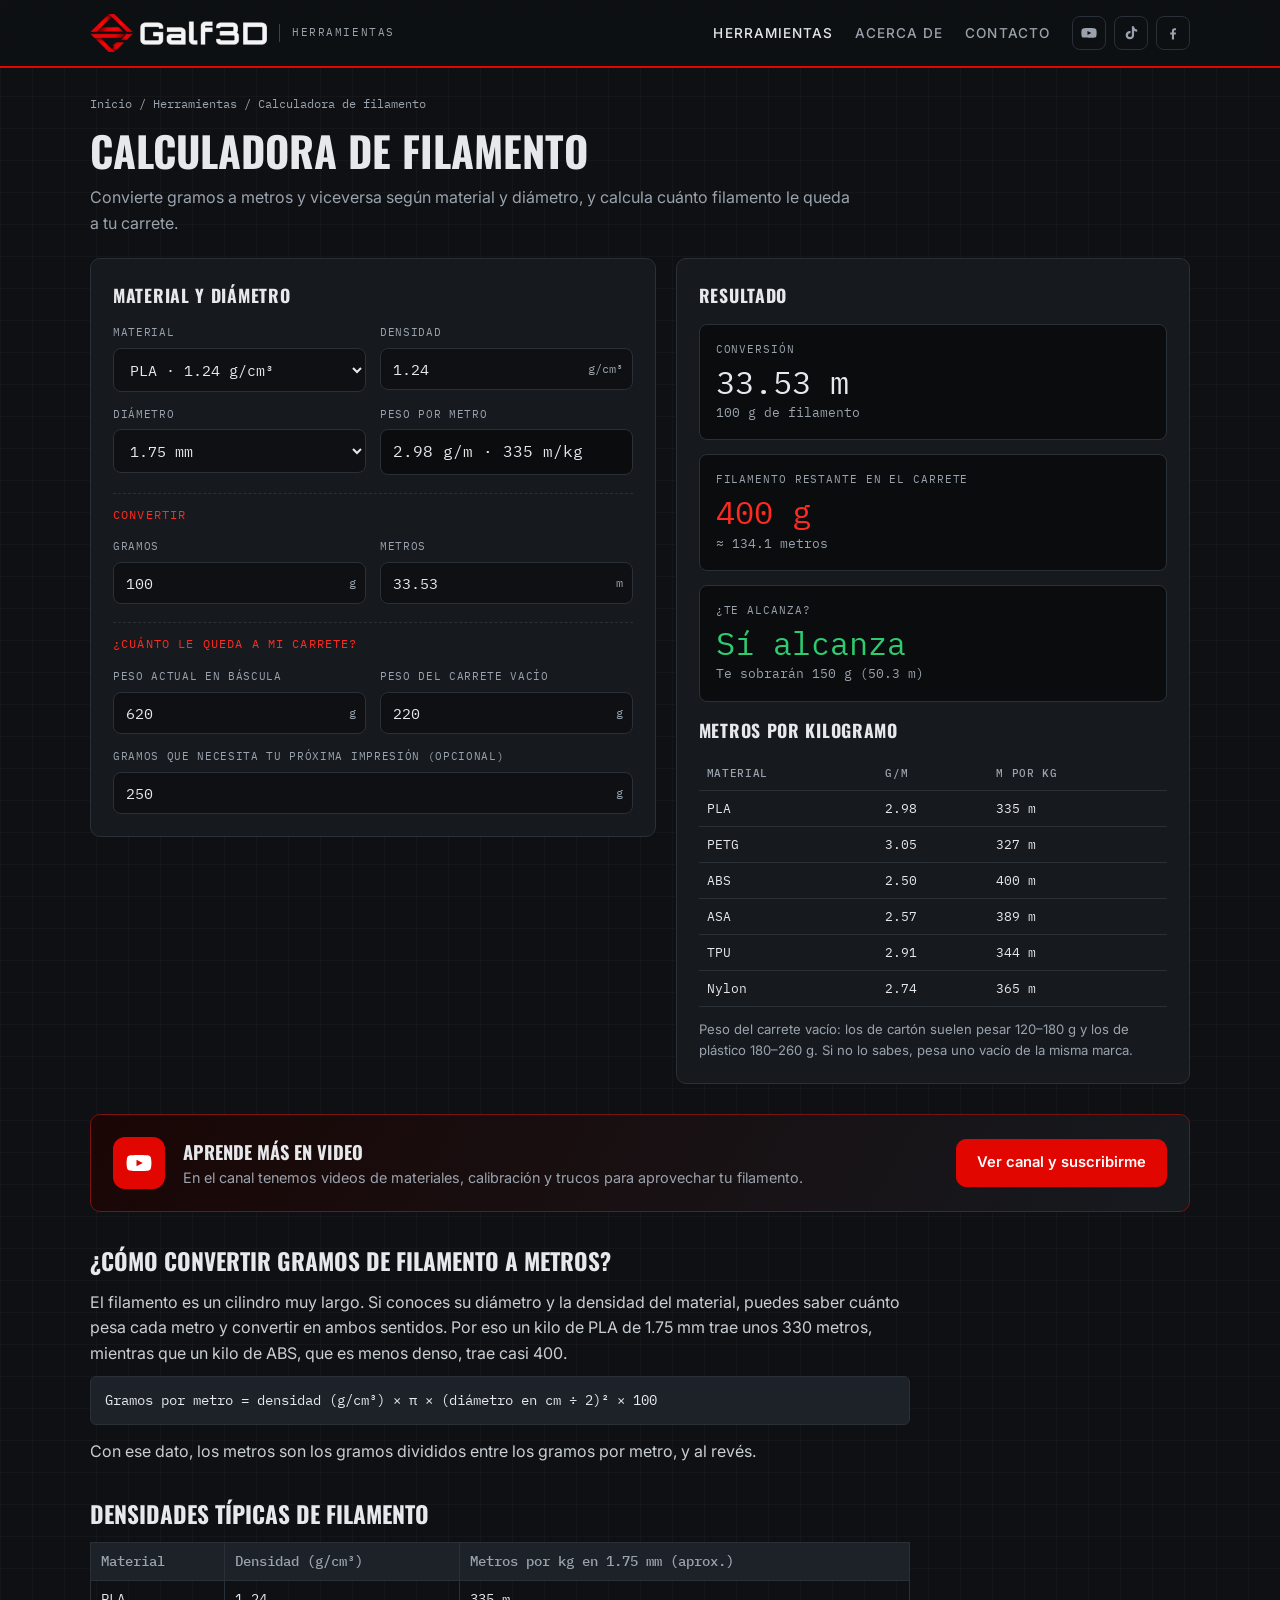
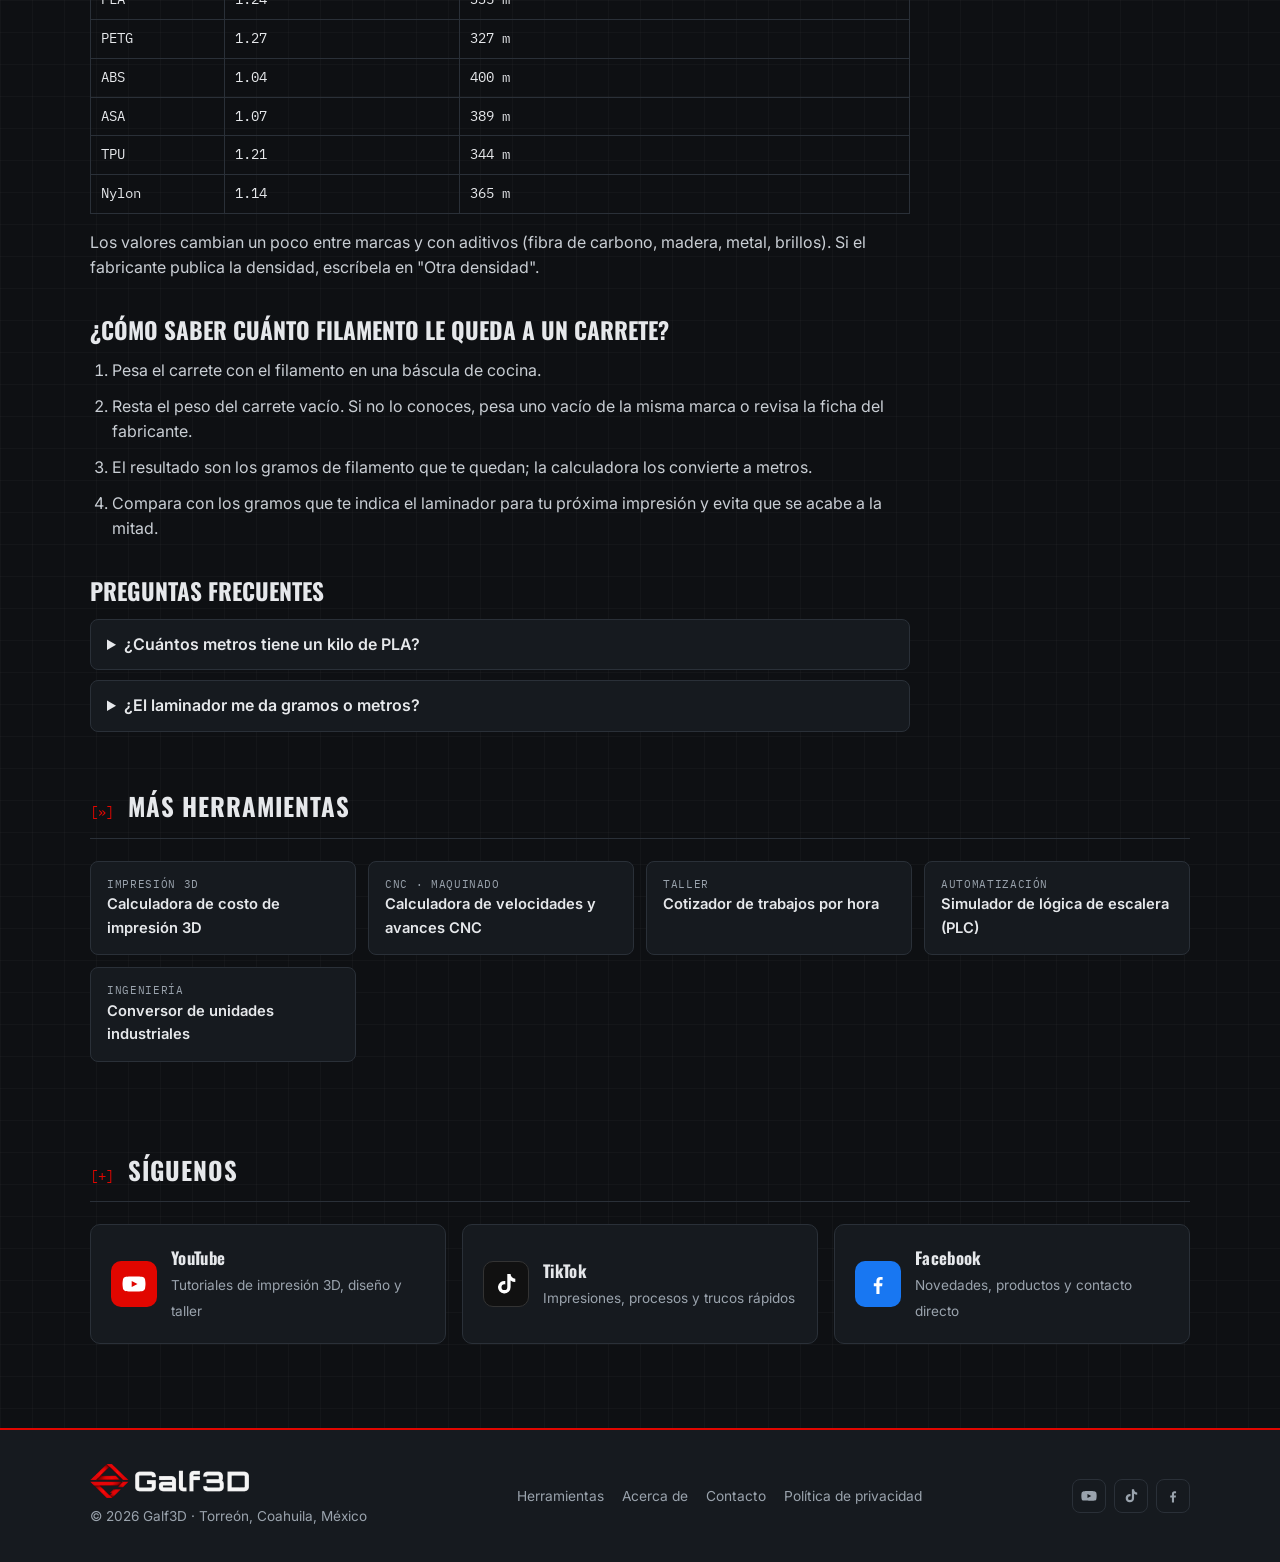
<file: herramientas/calculadora-filamento.html>
<!DOCTYPE html>
<html lang="es">
<head>
<meta charset="UTF-8">
<meta name="viewport" content="width=device-width, initial-scale=1.0">
<title>Calculadora de filamento: gramos a metros y filamento restante | Galf3D</title>
<meta name="description" content="Convierte gramos de filamento a metros (y metros a gramos) para PLA, PETG, ABS, TPU y más, en 1.75 o 2.85 mm. Calcula cuánto filamento le queda a tu carrete.">
<link rel="canonical" href="https://galf3d.github.io/herramientas/calculadora-filamento.html">
<meta property="og:title" content="Calculadora de filamento: gramos a metros y filamento restante | Galf3D">
<meta property="og:description" content="Convierte gramos de filamento a metros (y metros a gramos) para PLA, PETG, ABS, TPU y más, en 1.75 o 2.85 mm. Calcula cuánto filamento le queda a tu carrete.">
<meta property="og:type" content="website">
<meta property="og:url" content="https://galf3d.github.io/herramientas/calculadora-filamento.html">
<meta property="og:image" content="https://galf3d.github.io/assets/og-galf3d.png">
<meta name="theme-color" content="#0e1013">
<meta name="google-adsense-account" content="ca-pub-5276754663237702">
<script async src="https://pagead2.googlesyndication.com/pagead/js/adsbygoogle.js?client=ca-pub-5276754663237702" crossorigin="anonymous"></script>
<link rel="icon" href="../favicon.ico" sizes="any">
<link rel="icon" type="image/png" sizes="32x32" href="../favicon-32.png">
<link rel="apple-touch-icon" href="../apple-touch-icon.png">
<link rel="manifest" href="../site.webmanifest">
<link rel="preconnect" href="https://fonts.googleapis.com">
<link rel="preconnect" href="https://fonts.gstatic.com" crossorigin>
<link href="https://fonts.googleapis.com/css2?family=Oswald:wght@500;600;700&family=Inter:wght@400;500;600&family=IBM+Plex+Mono:wght@400;500&display=swap" rel="stylesheet">
<link rel="stylesheet" href="../assets/style.css">
<script type="application/ld+json">{"@context": "https://schema.org", "@type": "WebApplication", "name": "Calculadora de filamento", "url": "https://galf3d.github.io/herramientas/calculadora-filamento.html", "applicationCategory": "UtilityApplication", "operatingSystem": "Web", "offers": {"@type": "Offer", "price": "0", "priceCurrency": "MXN"}, "publisher": {"@type": "Organization", "name": "Galf3D"}}</script>
</head>
<body>
<header class="site">
  <div class="wrap nav">
    <a href="../index.html" class="brand"><img src="../assets/logo-horizontal-blanco.png" alt="Galf3D" style="height:38px;width:auto"><span class="sub">HERRAMIENTAS</span></a>
    <ul class="nav-links" id="navLinks">
      <li><a href="../index.html#herramientas" class="on">Herramientas</a></li>
      <li><a href="../index.html#acerca">Acerca de</a></li>
      <li><a href="../index.html#contacto">Contacto</a></li>
      <li class="nav-social">
        <a class="soc" href="https://www.youtube.com/@Galf3D24" target="_blank" rel="noopener" aria-label="YouTube Galf3D"><svg viewBox="0 0 24 24" fill="currentColor"><path d="M23 7.2a3 3 0 0 0-2.1-2.1C19 4.6 12 4.6 12 4.6s-7 0-8.9.5A3 3 0 0 0 1 7.2 31 31 0 0 0 .5 12a31 31 0 0 0 .5 4.8 3 3 0 0 0 2.1 2.1c1.9.5 8.9.5 8.9.5s7 0 8.9-.5a3 3 0 0 0 2.1-2.1 31 31 0 0 0 .5-4.8 31 31 0 0 0-.5-4.8zM9.7 15.1V8.9l5.8 3.1-5.8 3.1z"/></svg></a>
        <a class="soc" href="https://www.tiktok.com/@galf3d024" target="_blank" rel="noopener" aria-label="TikTok Galf3D"><svg viewBox="0 0 24 24" fill="currentColor"><path d="M16.6 2h-3.3v13.2a2.9 2.9 0 1 1-2.9-2.9c.3 0 .6 0 .9.1V9a6.3 6.3 0 1 0 5.3 6.2V8.6a8.1 8.1 0 0 0 4.7 1.5V6.8a4.8 4.8 0 0 1-4.7-4.8z"/></svg></a>
        <a class="soc" href="https://www.facebook.com/Galf3D24" target="_blank" rel="noopener" aria-label="Facebook Galf3D"><svg viewBox="0 0 24 24" fill="currentColor"><path d="M13.5 21.9v-7.7h2.6l.4-3h-3V9.3c0-.9.3-1.5 1.5-1.5h1.6V5.1c-.3 0-1.2-.1-2.3-.1-2.3 0-3.9 1.4-3.9 4v2.2H7.8v3h2.6v7.7h3.1z"/></svg></a>
      </li>
    </ul>
    <button class="burger" id="burger" aria-label="Abrir menú"><svg viewBox="0 0 24 24" width="20" height="20" fill="none" stroke="currentColor" stroke-width="2"><path d="M3 6h18M3 12h18M3 18h18"/></svg></button>
  </div>
</header><main>
<div class="wrap">
  <nav class="crumbs"><a href="../index.html">Inicio</a> / <a href="../index.html#herramientas">Herramientas</a> / Calculadora de filamento</nav>
  <div class="tool-head"><h1>Calculadora de filamento</h1><p>Convierte gramos a metros y viceversa según material y diámetro, y calcula cuánto filamento le queda a tu carrete.</p></div>
  <div class="tool">
  <div class="panel">
    <h2>Material y diámetro</h2>
    <div class="fields">
      <div><label for="mat">Material</label>
        <select id="mat">
          <option value="1.24">PLA · 1.24 g/cm³</option><option value="1.27">PETG · 1.27 g/cm³</option>
          <option value="1.04">ABS · 1.04 g/cm³</option><option value="1.07">ASA · 1.07 g/cm³</option>
          <option value="1.21">TPU · 1.21 g/cm³</option><option value="1.14">Nylon · 1.14 g/cm³</option>
          <option value="1.20">PC · 1.20 g/cm³</option><option value="1.30">PLA+ / PLA con carga · 1.30 g/cm³</option>
          <option value="custom">Otra densidad…</option>
        </select></div>
      <div><label for="dens">Densidad</label><div class="unit-in"><input id="dens" type="number" step="0.01" min="0.5" value="1.24"><span>g/cm³</span></div></div>
      <div><label for="dia">Diámetro</label><select id="dia"><option value="1.75">1.75 mm</option><option value="2.85">2.85 mm</option><option value="3.00">3.00 mm</option></select></div>
      <div><label>Peso por metro</label><div class="readout" style="margin:0;padding:9px 12px"><span class="mono" id="gpm">—</span></div></div>

      <div class="group-title">Convertir</div>
      <div><label for="gramos">Gramos</label><div class="unit-in"><input id="gramos" type="number" min="0" step="1" value="100"><span>g</span></div></div>
      <div><label for="metros">Metros</label><div class="unit-in"><input id="metros" type="number" min="0" step="0.1" value=""><span>m</span></div></div>

      <div class="group-title">¿Cuánto le queda a mi carrete?</div>
      <div><label for="pesoTotal">Peso actual en báscula</label><div class="unit-in"><input id="pesoTotal" type="number" min="0" step="1" value="620"><span>g</span></div></div>
      <div><label for="carrete">Peso del carrete vacío</label><div class="unit-in"><input id="carrete" type="number" min="0" step="1" value="220"><span>g</span></div></div>
      <div class="full"><label for="necesito">Gramos que necesita tu próxima impresión (opcional)</label><div class="unit-in"><input id="necesito" type="number" min="0" step="1" value="250"><span>g</span></div></div>
    </div>
  </div>
  <div class="panel">
    <h2>Resultado</h2>
    <div class="readout"><div class="lbl">Conversión</div><div class="big" id="rConv">—</div><div class="small" id="rConv2"></div></div>
    <div class="readout"><div class="lbl">Filamento restante en el carrete</div><div class="big red" id="rRest">—</div><div class="small" id="rRest2"></div></div>
    <div class="readout" id="boxAlc"><div class="lbl">¿Te alcanza?</div><div class="big" id="rAlc">—</div><div class="small" id="rAlc2"></div></div>
    <h3 style="margin-top:6px">Metros por kilogramo</h3>
    <table class="tbl" id="tblKg"></table>
    <p class="note">Peso del carrete vacío: los de cartón suelen pesar 120–180 g y los de plástico 180–260 g. Si no lo sabes, pesa uno vacío de la misma marca.</p>
  </div>
</div>

  <div class="cta-video no-print">
  <div class="ic"><svg viewBox="0 0 24 24" fill="currentColor"><path d="M23 7.2a3 3 0 0 0-2.1-2.1C19 4.6 12 4.6 12 4.6s-7 0-8.9.5A3 3 0 0 0 1 7.2 31 31 0 0 0 .5 12a31 31 0 0 0 .5 4.8 3 3 0 0 0 2.1 2.1c1.9.5 8.9.5 8.9.5s7 0 8.9-.5a3 3 0 0 0 2.1-2.1 31 31 0 0 0 .5-4.8 31 31 0 0 0-.5-4.8zM9.7 15.1V8.9l5.8 3.1-5.8 3.1z"/></svg></div>
  <div><h3>Aprende más en video</h3><p>En el canal tenemos videos de materiales, calibración y trucos para aprovechar tu filamento.</p></div>
  <a class="btn btn-primary" href="https://www.youtube.com/@Galf3D24?sub_confirmation=1" target="_blank" rel="noopener">Ver canal y suscribirme</a>
</div>
  <article class="guide">
<h2>¿Cómo convertir gramos de filamento a metros?</h2>
<p>El filamento es un cilindro muy largo. Si conoces su diámetro y la densidad del material, puedes saber cuánto pesa cada metro y convertir en ambos sentidos. Por eso un kilo de PLA de 1.75 mm trae unos 330 metros, mientras que un kilo de ABS, que es menos denso, trae casi 400.</p>
<span class="formula">Gramos por metro = densidad (g/cm³) × π × (diámetro en cm ÷ 2)² × 100</span>
<p>Con ese dato, los metros son los gramos divididos entre los gramos por metro, y al revés.</p>
<h2>Densidades típicas de filamento</h2>
<table>
  <tr><th>Material</th><th>Densidad (g/cm³)</th><th>Metros por kg en 1.75 mm (aprox.)</th></tr>
  <tr><td>PLA</td><td>1.24</td><td>335 m</td></tr>
  <tr><td>PETG</td><td>1.27</td><td>327 m</td></tr>
  <tr><td>ABS</td><td>1.04</td><td>400 m</td></tr>
  <tr><td>ASA</td><td>1.07</td><td>389 m</td></tr>
  <tr><td>TPU</td><td>1.21</td><td>344 m</td></tr>
  <tr><td>Nylon</td><td>1.14</td><td>365 m</td></tr>
</table>
<p>Los valores cambian un poco entre marcas y con aditivos (fibra de carbono, madera, metal, brillos). Si el fabricante publica la densidad, escríbela en "Otra densidad".</p>
<h2>¿Cómo saber cuánto filamento le queda a un carrete?</h2>
<ol>
  <li>Pesa el carrete con el filamento en una báscula de cocina.</li>
  <li>Resta el peso del carrete vacío. Si no lo conoces, pesa uno vacío de la misma marca o revisa la ficha del fabricante.</li>
  <li>El resultado son los gramos de filamento que te quedan; la calculadora los convierte a metros.</li>
  <li>Compara con los gramos que te indica el laminador para tu próxima impresión y evita que se acabe a la mitad.</li>
</ol>
<h2>Preguntas frecuentes</h2>
<details class="faq"><summary>¿Cuántos metros tiene un kilo de PLA?</summary><p>Un carrete de 1 kg de PLA de 1.75 mm tiene aproximadamente 330 a 340 metros. En 2.85 mm son unos 125 metros.</p></details>
<details class="faq"><summary>¿El laminador me da gramos o metros?</summary><p>La mayoría muestra ambos. Si solo te muestra metros, usa la conversión para saber el peso y cotizar con la calculadora de costo.</p></details>
</article>
</div>
<section class="no-print"><div class="wrap"><div class="sec-head"><span class="code">[»]</span><h2>Más herramientas</h2></div><div class="related"><a href="costo-impresion-3d.html"><small>IMPRESIÓN 3D</small>Calculadora de costo de impresión 3D</a><a href="velocidades-avances-cnc.html"><small>CNC · MAQUINADO</small>Calculadora de velocidades y avances CNC</a><a href="cotizador-por-hora.html"><small>TALLER</small>Cotizador de trabajos por hora</a><a href="simulador-plc-ladder.html"><small>AUTOMATIZACIÓN</small>Simulador de lógica de escalera (PLC)</a><a href="conversor-unidades.html"><small>INGENIERÍA</small>Conversor de unidades industriales</a></div></div></section>
<section class="no-print">
  <div class="wrap">
    <div class="sec-head"><span class="code">[+]</span><h2>Síguenos</h2></div>
    <div class="follow">
      <a href="https://www.youtube.com/@Galf3D24?sub_confirmation=1" target="_blank" rel="noopener"><div class="ico yt"><svg viewBox="0 0 24 24" fill="currentColor"><path d="M23 7.2a3 3 0 0 0-2.1-2.1C19 4.6 12 4.6 12 4.6s-7 0-8.9.5A3 3 0 0 0 1 7.2 31 31 0 0 0 .5 12a31 31 0 0 0 .5 4.8 3 3 0 0 0 2.1 2.1c1.9.5 8.9.5 8.9.5s7 0 8.9-.5a3 3 0 0 0 2.1-2.1 31 31 0 0 0 .5-4.8 31 31 0 0 0-.5-4.8zM9.7 15.1V8.9l5.8 3.1-5.8 3.1z"/></svg></div><div><strong>YouTube</strong><span>Tutoriales de impresión 3D, diseño y taller</span></div></a>
      <a href="https://www.tiktok.com/@galf3d024" target="_blank" rel="noopener"><div class="ico tt"><svg viewBox="0 0 24 24" fill="currentColor"><path d="M16.6 2h-3.3v13.2a2.9 2.9 0 1 1-2.9-2.9c.3 0 .6 0 .9.1V9a6.3 6.3 0 1 0 5.3 6.2V8.6a8.1 8.1 0 0 0 4.7 1.5V6.8a4.8 4.8 0 0 1-4.7-4.8z"/></svg></div><div><strong>TikTok</strong><span>Impresiones, procesos y trucos rápidos</span></div></a>
      <a href="https://www.facebook.com/Galf3D24" target="_blank" rel="noopener"><div class="ico fb"><svg viewBox="0 0 24 24" fill="currentColor"><path d="M13.5 21.9v-7.7h2.6l.4-3h-3V9.3c0-.9.3-1.5 1.5-1.5h1.6V5.1c-.3 0-1.2-.1-2.3-.1-2.3 0-3.9 1.4-3.9 4v2.2H7.8v3h2.6v7.7h3.1z"/></svg></div><div><strong>Facebook</strong><span>Novedades, productos y contacto directo</span></div></a>
    </div>
  </div>
</section>
</main>
<footer class="site">
  <div class="wrap foot">
    <div>
      <img src="../assets/logo-horizontal-blanco.png" alt="Galf3D" style="height:34px;width:auto">
      <p>© <span id="year">2026</span> Galf3D · Torreón, Coahuila, México</p>
    </div>
    <ul>
      <li><a href="../index.html#herramientas">Herramientas</a></li>
      <li><a href="../index.html#acerca">Acerca de</a></li>
      <li><a href="../index.html#contacto">Contacto</a></li>
      <li><a href="../privacidad.html">Política de privacidad</a></li>
    </ul>
    <div class="nav-social" style="display:flex">
      <a class="soc" href="https://www.youtube.com/@Galf3D24" target="_blank" rel="noopener" aria-label="YouTube"><svg viewBox="0 0 24 24" fill="currentColor"><path d="M23 7.2a3 3 0 0 0-2.1-2.1C19 4.6 12 4.6 12 4.6s-7 0-8.9.5A3 3 0 0 0 1 7.2 31 31 0 0 0 .5 12a31 31 0 0 0 .5 4.8 3 3 0 0 0 2.1 2.1c1.9.5 8.9.5 8.9.5s7 0 8.9-.5a3 3 0 0 0 2.1-2.1 31 31 0 0 0 .5-4.8 31 31 0 0 0-.5-4.8zM9.7 15.1V8.9l5.8 3.1-5.8 3.1z"/></svg></a>
      <a class="soc" href="https://www.tiktok.com/@galf3d024" target="_blank" rel="noopener" aria-label="TikTok"><svg viewBox="0 0 24 24" fill="currentColor"><path d="M16.6 2h-3.3v13.2a2.9 2.9 0 1 1-2.9-2.9c.3 0 .6 0 .9.1V9a6.3 6.3 0 1 0 5.3 6.2V8.6a8.1 8.1 0 0 0 4.7 1.5V6.8a4.8 4.8 0 0 1-4.7-4.8z"/></svg></a>
      <a class="soc" href="https://www.facebook.com/Galf3D24" target="_blank" rel="noopener" aria-label="Facebook"><svg viewBox="0 0 24 24" fill="currentColor"><path d="M13.5 21.9v-7.7h2.6l.4-3h-3V9.3c0-.9.3-1.5 1.5-1.5h1.6V5.1c-.3 0-1.2-.1-2.3-.1-2.3 0-3.9 1.4-3.9 4v2.2H7.8v3h2.6v7.7h3.1z"/></svg></a>
    </div>
  </div>
</footer>
<script src="../assets/site.js"></script>
<script>
var last='g';
function gpm(){ var d=G3.num('dens'), dia=parseFloat(document.getElementById('dia').value)/10; return d*Math.PI*Math.pow(dia/2,2)*100; }
document.getElementById('mat').addEventListener('change',function(){ var v=this.value; if(v!=='custom'){ document.getElementById('dens').value=v; } calc(); });
document.getElementById('gramos').addEventListener('input',function(){ last='g'; });
document.getElementById('metros').addEventListener('input',function(){ last='m'; });
function calc(){
  var k=gpm(); document.getElementById('gpm').textContent=G3.fmt(k,2)+' g/m · '+G3.fmt(1000/k,0)+' m/kg';
  var g=document.getElementById('gramos'), m=document.getElementById('metros');
  if(last==='g'){ var mv=G3.num('gramos')/k; m.value=mv? mv.toFixed(2):''; document.getElementById('rConv').textContent=G3.fmt(mv,2)+' m'; document.getElementById('rConv2').textContent=G3.fmt(G3.num('gramos'),0)+' g de filamento'; }
  else { var gv=G3.num('metros')*k; g.value=gv? gv.toFixed(1):''; document.getElementById('rConv').textContent=G3.fmt(gv,1)+' g'; document.getElementById('rConv2').textContent=G3.fmt(G3.num('metros'),2)+' m de filamento'; }
  var rest=Math.max(0,G3.num('pesoTotal')-G3.num('carrete'));
  document.getElementById('rRest').textContent=G3.fmt(rest,0)+' g';
  document.getElementById('rRest2').textContent='≈ '+G3.fmt(rest/k,1)+' metros';
  var nec=G3.num('necesito'), box=document.getElementById('rAlc');
  if(nec>0){ var ok=rest>=nec; box.textContent=ok?'Sí alcanza':'No alcanza'; box.style.color=ok?'var(--ok)':'var(--red-2)';
    document.getElementById('rAlc2').textContent= ok? 'Te sobrarán '+G3.fmt(rest-nec,0)+' g ('+G3.fmt((rest-nec)/k,1)+' m)' : 'Te faltan '+G3.fmt(nec-rest,0)+' g ('+G3.fmt((nec-rest)/k,1)+' m)'; }
  else { box.textContent='—'; box.style.color=''; document.getElementById('rAlc2').textContent='Escribe los gramos de tu impresión'; }
  var dia=parseFloat(document.getElementById('dia').value)/10, rows=[['PLA',1.24],['PETG',1.27],['ABS',1.04],['ASA',1.07],['TPU',1.21],['Nylon',1.14]];
  document.getElementById('tblKg').innerHTML='<tr><th>Material</th><th>g/m</th><th>m por kg</th></tr>'+rows.map(function(r){var kk=r[1]*Math.PI*Math.pow(dia/2,2)*100;return '<tr><td>'+r[0]+'</td><td>'+kk.toFixed(2)+'</td><td>'+Math.round(1000/kk)+' m</td></tr>';}).join('');
}
G3.watch(['dens','dia','gramos','metros','pesoTotal','carrete','necesito'],calc);
</script>
</body></html>
</file>
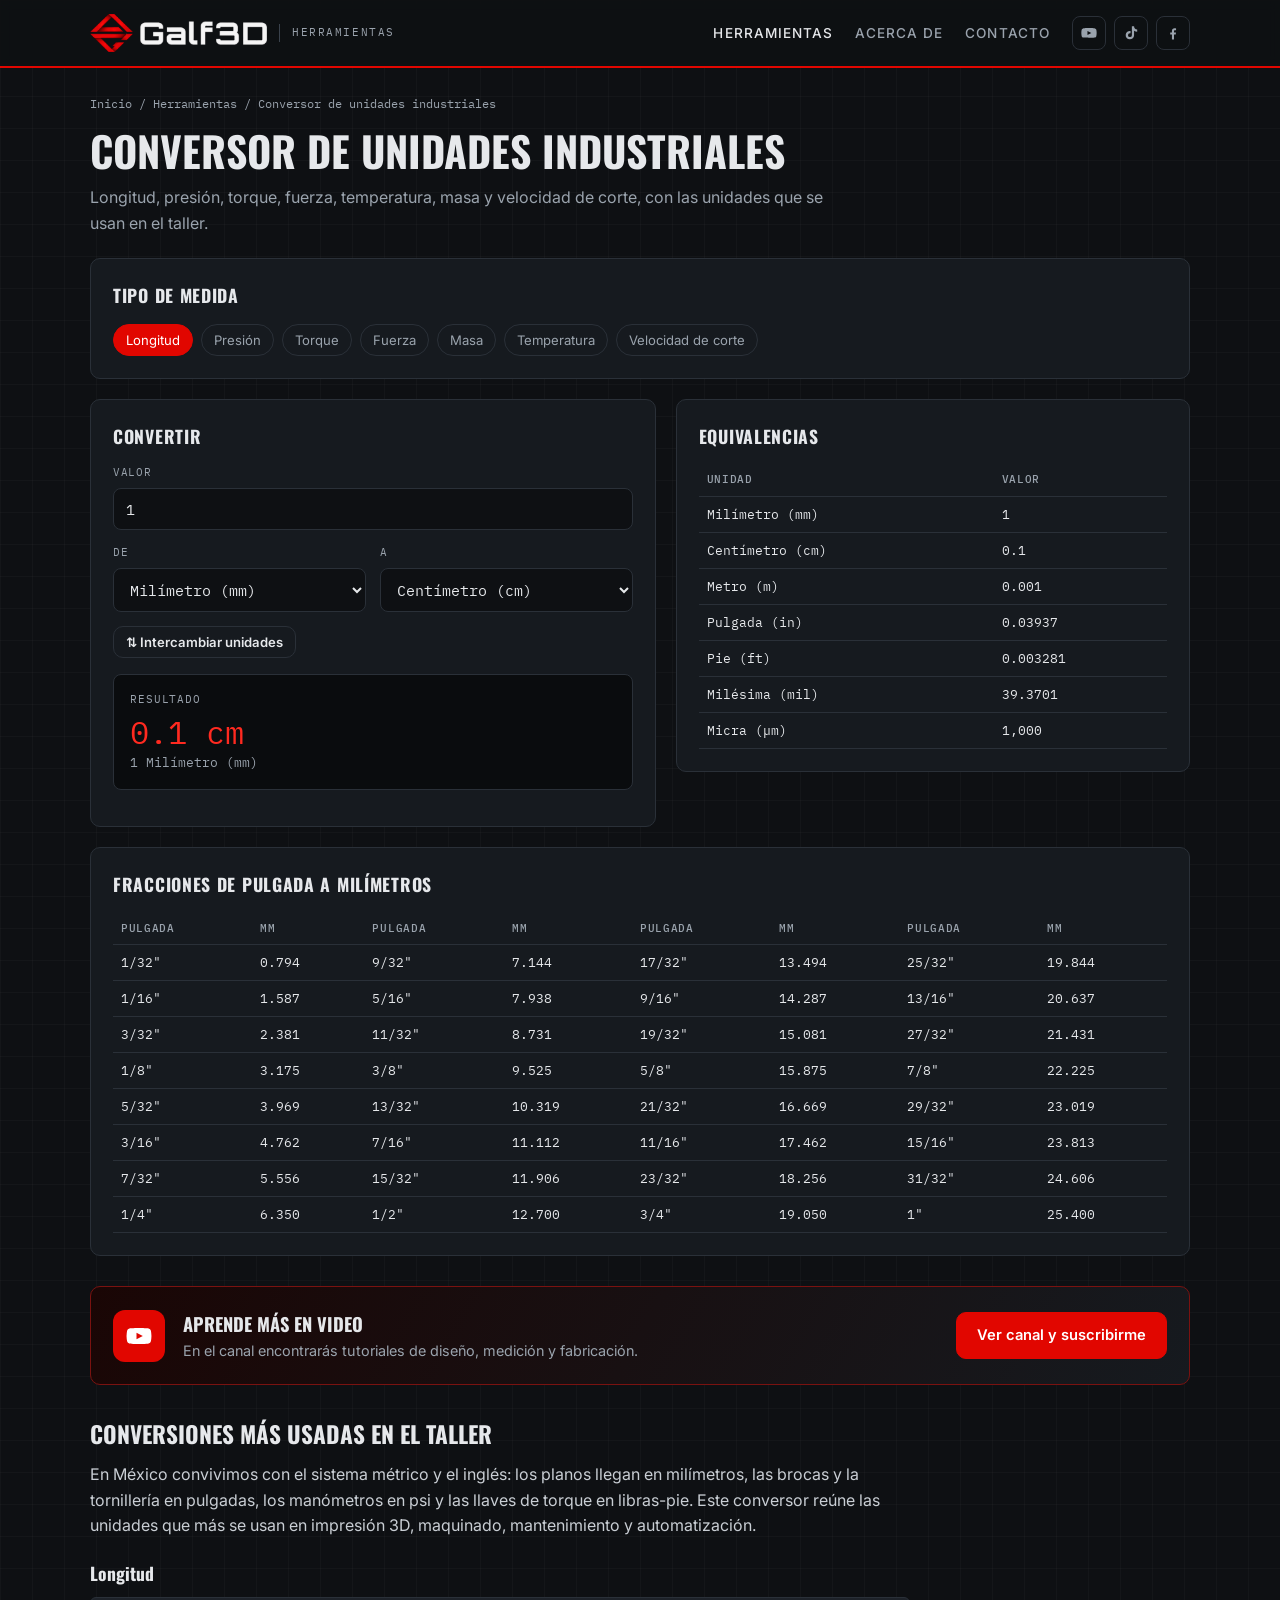
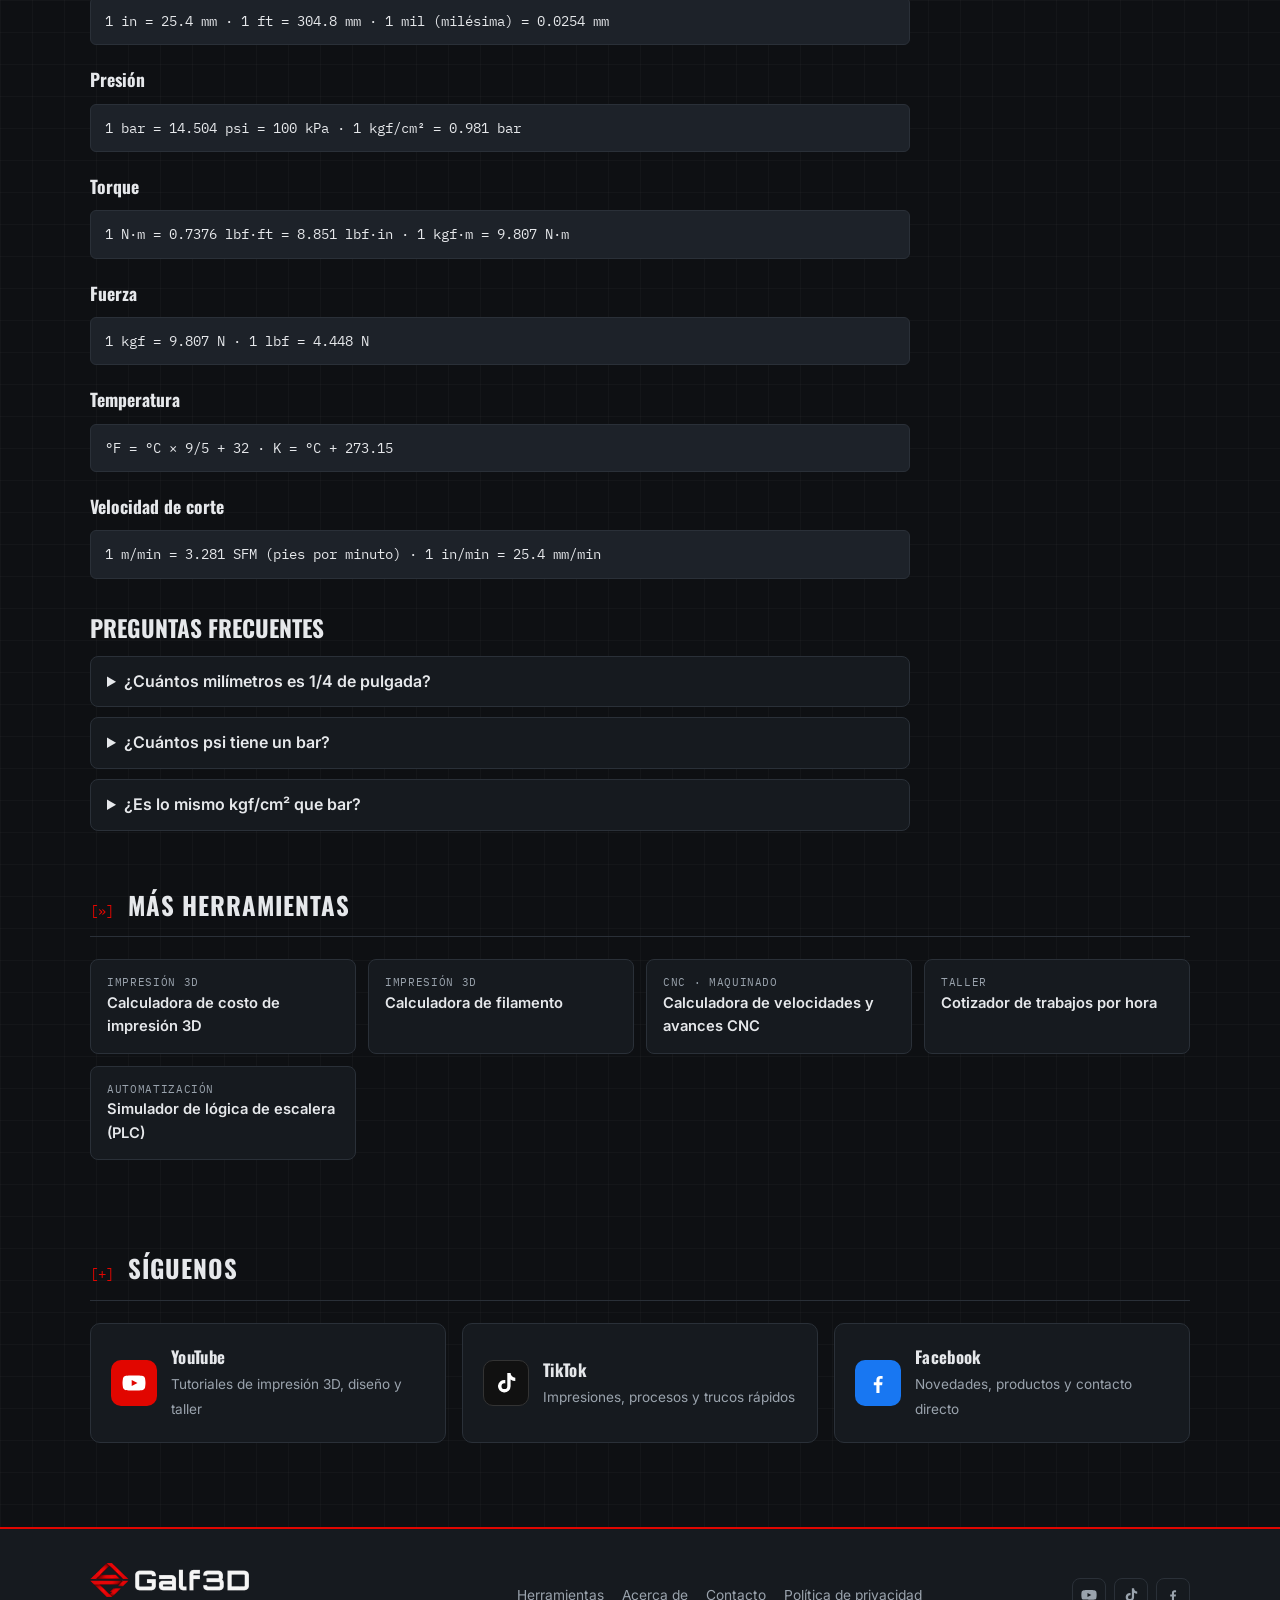
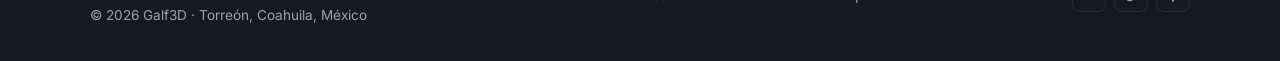
<file: herramientas/conversor-unidades.html>
<!DOCTYPE html>
<html lang="es">
<head>
<meta charset="UTF-8">
<meta name="viewport" content="width=device-width, initial-scale=1.0">
<title>Conversor de unidades industriales: presión, torque, pulgadas | Galf3D</title>
<meta name="description" content="Convierte unidades de taller: mm a pulgadas, bar a psi, N·m a lb·ft, kgf a N, °C a °F, m/min a SFM y más. Incluye tabla de fracciones de pulgada a milímetros.">
<link rel="canonical" href="https://galf3d.github.io/herramientas/conversor-unidades.html">
<meta property="og:title" content="Conversor de unidades industriales: presión, torque, pulgadas | Galf3D">
<meta property="og:description" content="Convierte unidades de taller: mm a pulgadas, bar a psi, N·m a lb·ft, kgf a N, °C a °F, m/min a SFM y más. Incluye tabla de fracciones de pulgada a milímetros.">
<meta property="og:type" content="website">
<meta property="og:url" content="https://galf3d.github.io/herramientas/conversor-unidades.html">
<meta property="og:image" content="https://galf3d.github.io/assets/og-galf3d.png">
<meta name="theme-color" content="#0e1013">
<meta name="google-adsense-account" content="ca-pub-5276754663237702">
<script async src="https://pagead2.googlesyndication.com/pagead/js/adsbygoogle.js?client=ca-pub-5276754663237702" crossorigin="anonymous"></script>
<link rel="icon" href="../favicon.ico" sizes="any">
<link rel="icon" type="image/png" sizes="32x32" href="../favicon-32.png">
<link rel="apple-touch-icon" href="../apple-touch-icon.png">
<link rel="manifest" href="../site.webmanifest">
<link rel="preconnect" href="https://fonts.googleapis.com">
<link rel="preconnect" href="https://fonts.gstatic.com" crossorigin>
<link href="https://fonts.googleapis.com/css2?family=Oswald:wght@500;600;700&family=Inter:wght@400;500;600&family=IBM+Plex+Mono:wght@400;500&display=swap" rel="stylesheet">
<link rel="stylesheet" href="../assets/style.css">
<script type="application/ld+json">{"@context": "https://schema.org", "@type": "WebApplication", "name": "Conversor de unidades industriales", "url": "https://galf3d.github.io/herramientas/conversor-unidades.html", "applicationCategory": "UtilityApplication", "operatingSystem": "Web", "offers": {"@type": "Offer", "price": "0", "priceCurrency": "MXN"}, "publisher": {"@type": "Organization", "name": "Galf3D"}}</script>
</head>
<body>
<header class="site">
  <div class="wrap nav">
    <a href="../index.html" class="brand"><img src="../assets/logo-horizontal-blanco.png" alt="Galf3D" style="height:38px;width:auto"><span class="sub">HERRAMIENTAS</span></a>
    <ul class="nav-links" id="navLinks">
      <li><a href="../index.html#herramientas" class="on">Herramientas</a></li>
      <li><a href="../index.html#acerca">Acerca de</a></li>
      <li><a href="../index.html#contacto">Contacto</a></li>
      <li class="nav-social">
        <a class="soc" href="https://www.youtube.com/@Galf3D24" target="_blank" rel="noopener" aria-label="YouTube Galf3D"><svg viewBox="0 0 24 24" fill="currentColor"><path d="M23 7.2a3 3 0 0 0-2.1-2.1C19 4.6 12 4.6 12 4.6s-7 0-8.9.5A3 3 0 0 0 1 7.2 31 31 0 0 0 .5 12a31 31 0 0 0 .5 4.8 3 3 0 0 0 2.1 2.1c1.9.5 8.9.5 8.9.5s7 0 8.9-.5a3 3 0 0 0 2.1-2.1 31 31 0 0 0 .5-4.8 31 31 0 0 0-.5-4.8zM9.7 15.1V8.9l5.8 3.1-5.8 3.1z"/></svg></a>
        <a class="soc" href="https://www.tiktok.com/@galf3d024" target="_blank" rel="noopener" aria-label="TikTok Galf3D"><svg viewBox="0 0 24 24" fill="currentColor"><path d="M16.6 2h-3.3v13.2a2.9 2.9 0 1 1-2.9-2.9c.3 0 .6 0 .9.1V9a6.3 6.3 0 1 0 5.3 6.2V8.6a8.1 8.1 0 0 0 4.7 1.5V6.8a4.8 4.8 0 0 1-4.7-4.8z"/></svg></a>
        <a class="soc" href="https://www.facebook.com/Galf3D24" target="_blank" rel="noopener" aria-label="Facebook Galf3D"><svg viewBox="0 0 24 24" fill="currentColor"><path d="M13.5 21.9v-7.7h2.6l.4-3h-3V9.3c0-.9.3-1.5 1.5-1.5h1.6V5.1c-.3 0-1.2-.1-2.3-.1-2.3 0-3.9 1.4-3.9 4v2.2H7.8v3h2.6v7.7h3.1z"/></svg></a>
      </li>
    </ul>
    <button class="burger" id="burger" aria-label="Abrir menú"><svg viewBox="0 0 24 24" width="20" height="20" fill="none" stroke="currentColor" stroke-width="2"><path d="M3 6h18M3 12h18M3 18h18"/></svg></button>
  </div>
</header><main>
<div class="wrap">
  <nav class="crumbs"><a href="../index.html">Inicio</a> / <a href="../index.html#herramientas">Herramientas</a> / Conversor de unidades industriales</nav>
  <div class="tool-head"><h1>Conversor de unidades industriales</h1><p>Longitud, presión, torque, fuerza, temperatura, masa y velocidad de corte, con las unidades que se usan en el taller.</p></div>
  <div class="panel" style="margin-bottom:20px">
  <h2>Tipo de medida</h2>
  <div class="toggle-row" id="cats"></div>
</div>
<div class="tool">
  <div class="panel">
    <h2>Convertir</h2>
    <div class="fields">
      <div class="full"><label for="val">Valor</label><input id="val" type="number" step="any" value="1"></div>
      <div><label for="from">De</label><select id="from"></select></div>
      <div><label for="to">A</label><select id="to"></select></div>
      <div class="full"><button class="btn btn-sm" id="swap" type="button">⇅ Intercambiar unidades</button></div>
    </div>
    <div class="readout" style="margin-top:16px"><div class="lbl">Resultado</div><div class="big red" id="res">—</div><div class="small" id="res2"></div></div>
  </div>
  <div class="panel">
    <h2>Equivalencias</h2>
    <table class="tbl" id="all"></table>
  </div>
</div>
<div class="panel" style="margin-top:20px">
  <h2>Fracciones de pulgada a milímetros</h2>
  <div style="overflow-x:auto"><table class="tbl" id="frac"></table></div>
</div>

  <div class="cta-video no-print">
  <div class="ic"><svg viewBox="0 0 24 24" fill="currentColor"><path d="M23 7.2a3 3 0 0 0-2.1-2.1C19 4.6 12 4.6 12 4.6s-7 0-8.9.5A3 3 0 0 0 1 7.2 31 31 0 0 0 .5 12a31 31 0 0 0 .5 4.8 3 3 0 0 0 2.1 2.1c1.9.5 8.9.5 8.9.5s7 0 8.9-.5a3 3 0 0 0 2.1-2.1 31 31 0 0 0 .5-4.8 31 31 0 0 0-.5-4.8zM9.7 15.1V8.9l5.8 3.1-5.8 3.1z"/></svg></div>
  <div><h3>Aprende más en video</h3><p>En el canal encontrarás tutoriales de diseño, medición y fabricación.</p></div>
  <a class="btn btn-primary" href="https://www.youtube.com/@Galf3D24?sub_confirmation=1" target="_blank" rel="noopener">Ver canal y suscribirme</a>
</div>
  <article class="guide">
<h2>Conversiones más usadas en el taller</h2>
<p>En México convivimos con el sistema métrico y el inglés: los planos llegan en milímetros, las brocas y la tornillería en pulgadas, los manómetros en psi y las llaves de torque en libras-pie. Este conversor reúne las unidades que más se usan en impresión 3D, maquinado, mantenimiento y automatización.</p>
<h3>Longitud</h3>
<span class="formula">1 in = 25.4 mm · 1 ft = 304.8 mm · 1 mil (milésima) = 0.0254 mm</span>
<h3>Presión</h3>
<span class="formula">1 bar = 14.504 psi = 100 kPa · 1 kgf/cm² = 0.981 bar</span>
<h3>Torque</h3>
<span class="formula">1 N·m = 0.7376 lbf·ft = 8.851 lbf·in · 1 kgf·m = 9.807 N·m</span>
<h3>Fuerza</h3>
<span class="formula">1 kgf = 9.807 N · 1 lbf = 4.448 N</span>
<h3>Temperatura</h3>
<span class="formula">°F = °C × 9/5 + 32 · K = °C + 273.15</span>
<h3>Velocidad de corte</h3>
<span class="formula">1 m/min = 3.281 SFM (pies por minuto) · 1 in/min = 25.4 mm/min</span>
<h2>Preguntas frecuentes</h2>
<details class="faq"><summary>¿Cuántos milímetros es 1/4 de pulgada?</summary><p>1/4" son 6.35 mm. En la tabla de fracciones tienes las equivalencias desde 1/64" hasta 1".</p></details>
<details class="faq"><summary>¿Cuántos psi tiene un bar?</summary><p>Un bar equivale a 14.504 psi. Por ejemplo, 6 bar de un compresor son unos 87 psi.</p></details>
<details class="faq"><summary>¿Es lo mismo kgf/cm² que bar?</summary><p>Casi: 1 kgf/cm² son 0.981 bar. En la práctica de taller se usan como equivalentes, pero para cálculos precisos conviene convertir.</p></details>
</article>
</div>
<section class="no-print"><div class="wrap"><div class="sec-head"><span class="code">[»]</span><h2>Más herramientas</h2></div><div class="related"><a href="costo-impresion-3d.html"><small>IMPRESIÓN 3D</small>Calculadora de costo de impresión 3D</a><a href="calculadora-filamento.html"><small>IMPRESIÓN 3D</small>Calculadora de filamento</a><a href="velocidades-avances-cnc.html"><small>CNC · MAQUINADO</small>Calculadora de velocidades y avances CNC</a><a href="cotizador-por-hora.html"><small>TALLER</small>Cotizador de trabajos por hora</a><a href="simulador-plc-ladder.html"><small>AUTOMATIZACIÓN</small>Simulador de lógica de escalera (PLC)</a></div></div></section>
<section class="no-print">
  <div class="wrap">
    <div class="sec-head"><span class="code">[+]</span><h2>Síguenos</h2></div>
    <div class="follow">
      <a href="https://www.youtube.com/@Galf3D24?sub_confirmation=1" target="_blank" rel="noopener"><div class="ico yt"><svg viewBox="0 0 24 24" fill="currentColor"><path d="M23 7.2a3 3 0 0 0-2.1-2.1C19 4.6 12 4.6 12 4.6s-7 0-8.9.5A3 3 0 0 0 1 7.2 31 31 0 0 0 .5 12a31 31 0 0 0 .5 4.8 3 3 0 0 0 2.1 2.1c1.9.5 8.9.5 8.9.5s7 0 8.9-.5a3 3 0 0 0 2.1-2.1 31 31 0 0 0 .5-4.8 31 31 0 0 0-.5-4.8zM9.7 15.1V8.9l5.8 3.1-5.8 3.1z"/></svg></div><div><strong>YouTube</strong><span>Tutoriales de impresión 3D, diseño y taller</span></div></a>
      <a href="https://www.tiktok.com/@galf3d024" target="_blank" rel="noopener"><div class="ico tt"><svg viewBox="0 0 24 24" fill="currentColor"><path d="M16.6 2h-3.3v13.2a2.9 2.9 0 1 1-2.9-2.9c.3 0 .6 0 .9.1V9a6.3 6.3 0 1 0 5.3 6.2V8.6a8.1 8.1 0 0 0 4.7 1.5V6.8a4.8 4.8 0 0 1-4.7-4.8z"/></svg></div><div><strong>TikTok</strong><span>Impresiones, procesos y trucos rápidos</span></div></a>
      <a href="https://www.facebook.com/Galf3D24" target="_blank" rel="noopener"><div class="ico fb"><svg viewBox="0 0 24 24" fill="currentColor"><path d="M13.5 21.9v-7.7h2.6l.4-3h-3V9.3c0-.9.3-1.5 1.5-1.5h1.6V5.1c-.3 0-1.2-.1-2.3-.1-2.3 0-3.9 1.4-3.9 4v2.2H7.8v3h2.6v7.7h3.1z"/></svg></div><div><strong>Facebook</strong><span>Novedades, productos y contacto directo</span></div></a>
    </div>
  </div>
</section>
</main>
<footer class="site">
  <div class="wrap foot">
    <div>
      <img src="../assets/logo-horizontal-blanco.png" alt="Galf3D" style="height:34px;width:auto">
      <p>© <span id="year">2026</span> Galf3D · Torreón, Coahuila, México</p>
    </div>
    <ul>
      <li><a href="../index.html#herramientas">Herramientas</a></li>
      <li><a href="../index.html#acerca">Acerca de</a></li>
      <li><a href="../index.html#contacto">Contacto</a></li>
      <li><a href="../privacidad.html">Política de privacidad</a></li>
    </ul>
    <div class="nav-social" style="display:flex">
      <a class="soc" href="https://www.youtube.com/@Galf3D24" target="_blank" rel="noopener" aria-label="YouTube"><svg viewBox="0 0 24 24" fill="currentColor"><path d="M23 7.2a3 3 0 0 0-2.1-2.1C19 4.6 12 4.6 12 4.6s-7 0-8.9.5A3 3 0 0 0 1 7.2 31 31 0 0 0 .5 12a31 31 0 0 0 .5 4.8 3 3 0 0 0 2.1 2.1c1.9.5 8.9.5 8.9.5s7 0 8.9-.5a3 3 0 0 0 2.1-2.1 31 31 0 0 0 .5-4.8 31 31 0 0 0-.5-4.8zM9.7 15.1V8.9l5.8 3.1-5.8 3.1z"/></svg></a>
      <a class="soc" href="https://www.tiktok.com/@galf3d024" target="_blank" rel="noopener" aria-label="TikTok"><svg viewBox="0 0 24 24" fill="currentColor"><path d="M16.6 2h-3.3v13.2a2.9 2.9 0 1 1-2.9-2.9c.3 0 .6 0 .9.1V9a6.3 6.3 0 1 0 5.3 6.2V8.6a8.1 8.1 0 0 0 4.7 1.5V6.8a4.8 4.8 0 0 1-4.7-4.8z"/></svg></a>
      <a class="soc" href="https://www.facebook.com/Galf3D24" target="_blank" rel="noopener" aria-label="Facebook"><svg viewBox="0 0 24 24" fill="currentColor"><path d="M13.5 21.9v-7.7h2.6l.4-3h-3V9.3c0-.9.3-1.5 1.5-1.5h1.6V5.1c-.3 0-1.2-.1-2.3-.1-2.3 0-3.9 1.4-3.9 4v2.2H7.8v3h2.6v7.7h3.1z"/></svg></a>
    </div>
  </div>
</footer>
<script src="../assets/site.js"></script>
<script>
var U={
 'Longitud':{mm:['Milímetro (mm)',1],cm:['Centímetro (cm)',10],m:['Metro (m)',1000],in:['Pulgada (in)',25.4],ft:['Pie (ft)',304.8],mil:['Milésima (mil)',0.0254],um:['Micra (µm)',0.001]},
 'Presión':{bar:['Bar',1],psi:['psi (lb/in²)',1/14.5037738],kpa:['Kilopascal (kPa)',0.01],mpa:['Megapascal (MPa)',10],kgcm:['kgf/cm²',0.980665],atm:['Atmósfera (atm)',1.01325],inhg:['Pulgadas de mercurio (inHg)',0.0338639]},
 'Torque':{nm:['Newton-metro (N·m)',1],lbft:['Libra-pie (lbf·ft)',1.3558179],lbin:['Libra-pulgada (lbf·in)',0.1129848],kgm:['kgf·m',9.80665],kgcm:['kgf·cm',0.0980665],ozin:['Onza-pulgada (ozf·in)',0.0070615518]},
 'Fuerza':{n:['Newton (N)',1],kn:['Kilonewton (kN)',1000],kgf:['Kilogramo-fuerza (kgf)',9.80665],lbf:['Libra-fuerza (lbf)',4.4482216],tf:['Tonelada-fuerza (tf)',9806.65]},
 'Masa':{g:['Gramo (g)',1],kg:['Kilogramo (kg)',1000],lb:['Libra (lb)',453.59237],oz:['Onza (oz)',28.349523],t:['Tonelada (t)',1000000]},
 'Temperatura':{c:['Celsius (°C)'],f:['Fahrenheit (°F)'],k:['Kelvin (K)']},
 'Velocidad de corte':{mmin:['m/min',1],sfm:['SFM (ft/min)',0.3048],mmmin:['mm/min',0.001],inmin:['in/min',0.0254],ms:['m/s',60]}
};
var cat='Longitud';
function toC(v,u){ return u==='c'?v: u==='f'?(v-32)*5/9 : v-273.15; }
function fromC(v,u){ return u==='c'?v: u==='f'?v*9/5+32 : v+273.15; }
function conv(v,a,b){ if(cat==='Temperatura') return fromC(toC(v,a),b); return v*U[cat][a][1]/U[cat][b][1]; }
function nice(x){ if(!isFinite(x)) return '—'; var a=Math.abs(x); var d= a===0?0: a>=1000?2: a>=1?4: 6; return x.toLocaleString('es-MX',{maximumFractionDigits:d}); }
function fill(){
  var keys=Object.keys(U[cat]), f=document.getElementById('from'), t=document.getElementById('to');
  f.innerHTML=t.innerHTML=keys.map(function(k){return '<option value="'+k+'">'+U[cat][k][0]+'</option>';}).join('');
  f.value=keys[0]; t.value=keys[1];
  document.querySelectorAll('#cats .chip').forEach(function(c){ c.classList.toggle('on',c.dataset.c===cat); });
  calc();
}
function calc(){
  var v=parseFloat(document.getElementById('val').value), a=document.getElementById('from').value, b=document.getElementById('to').value;
  if(!isFinite(v)){ document.getElementById('res').textContent='—'; return; }
  var r=conv(v,a,b);
  document.getElementById('res').textContent=nice(r)+' '+U[cat][b][0].replace(/.*\((.*)\)/,'$1');
  document.getElementById('res2').textContent=nice(v)+' '+U[cat][a][0];
  document.getElementById('all').innerHTML='<tr><th>Unidad</th><th>Valor</th></tr>'+Object.keys(U[cat]).map(function(k){ return '<tr><td>'+U[cat][k][0]+'</td><td>'+nice(conv(v,a,k))+'</td></tr>'; }).join('');
}
document.getElementById('cats').innerHTML=Object.keys(U).map(function(k){return '<button class="chip" data-c="'+k+'" type="button">'+k+'</button>';}).join('');
document.querySelectorAll('#cats .chip').forEach(function(c){ c.addEventListener('click',function(){ cat=c.dataset.c; fill(); }); });
document.getElementById('swap').addEventListener('click',function(){ var f=document.getElementById('from'),t=document.getElementById('to'),x=f.value; f.value=t.value; t.value=x; calc(); });
['val','from','to'].forEach(function(i){ var e=document.getElementById(i); e.addEventListener('input',calc); e.addEventListener('change',calc); });
(function(){ var rows=[], fr=[];
  for(var n=1;n<=64;n++){ var d=64,nn=n; while(nn%2===0&&d>1){nn/=2;d/=2;} if([1,2,4,8,16,32,64].indexOf(d)>=0 && (d<=16 || n%2===1 || true)) fr.push([nn,d,n/64]); }
  var sel=fr.filter(function(x){ return x[1]<=32; });
  var cols=4, per=Math.ceil(sel.length/cols), html='<tr>'+Array(cols).fill('<th>Pulgada</th><th>mm</th>').join('')+'</tr>';
  for(var i=0;i<per;i++){ html+='<tr>'; for(var c=0;c<cols;c++){ var x=sel[c*per+i]; html+= x? '<td>'+(x[1]===1?x[0]:x[0]+'/'+x[1])+'"</td><td>'+(x[2]*25.4).toFixed(3)+'</td>' : '<td></td><td></td>'; } html+='</tr>'; }
  document.getElementById('frac').innerHTML=html; })();
fill();
</script>
</body></html>
</file>
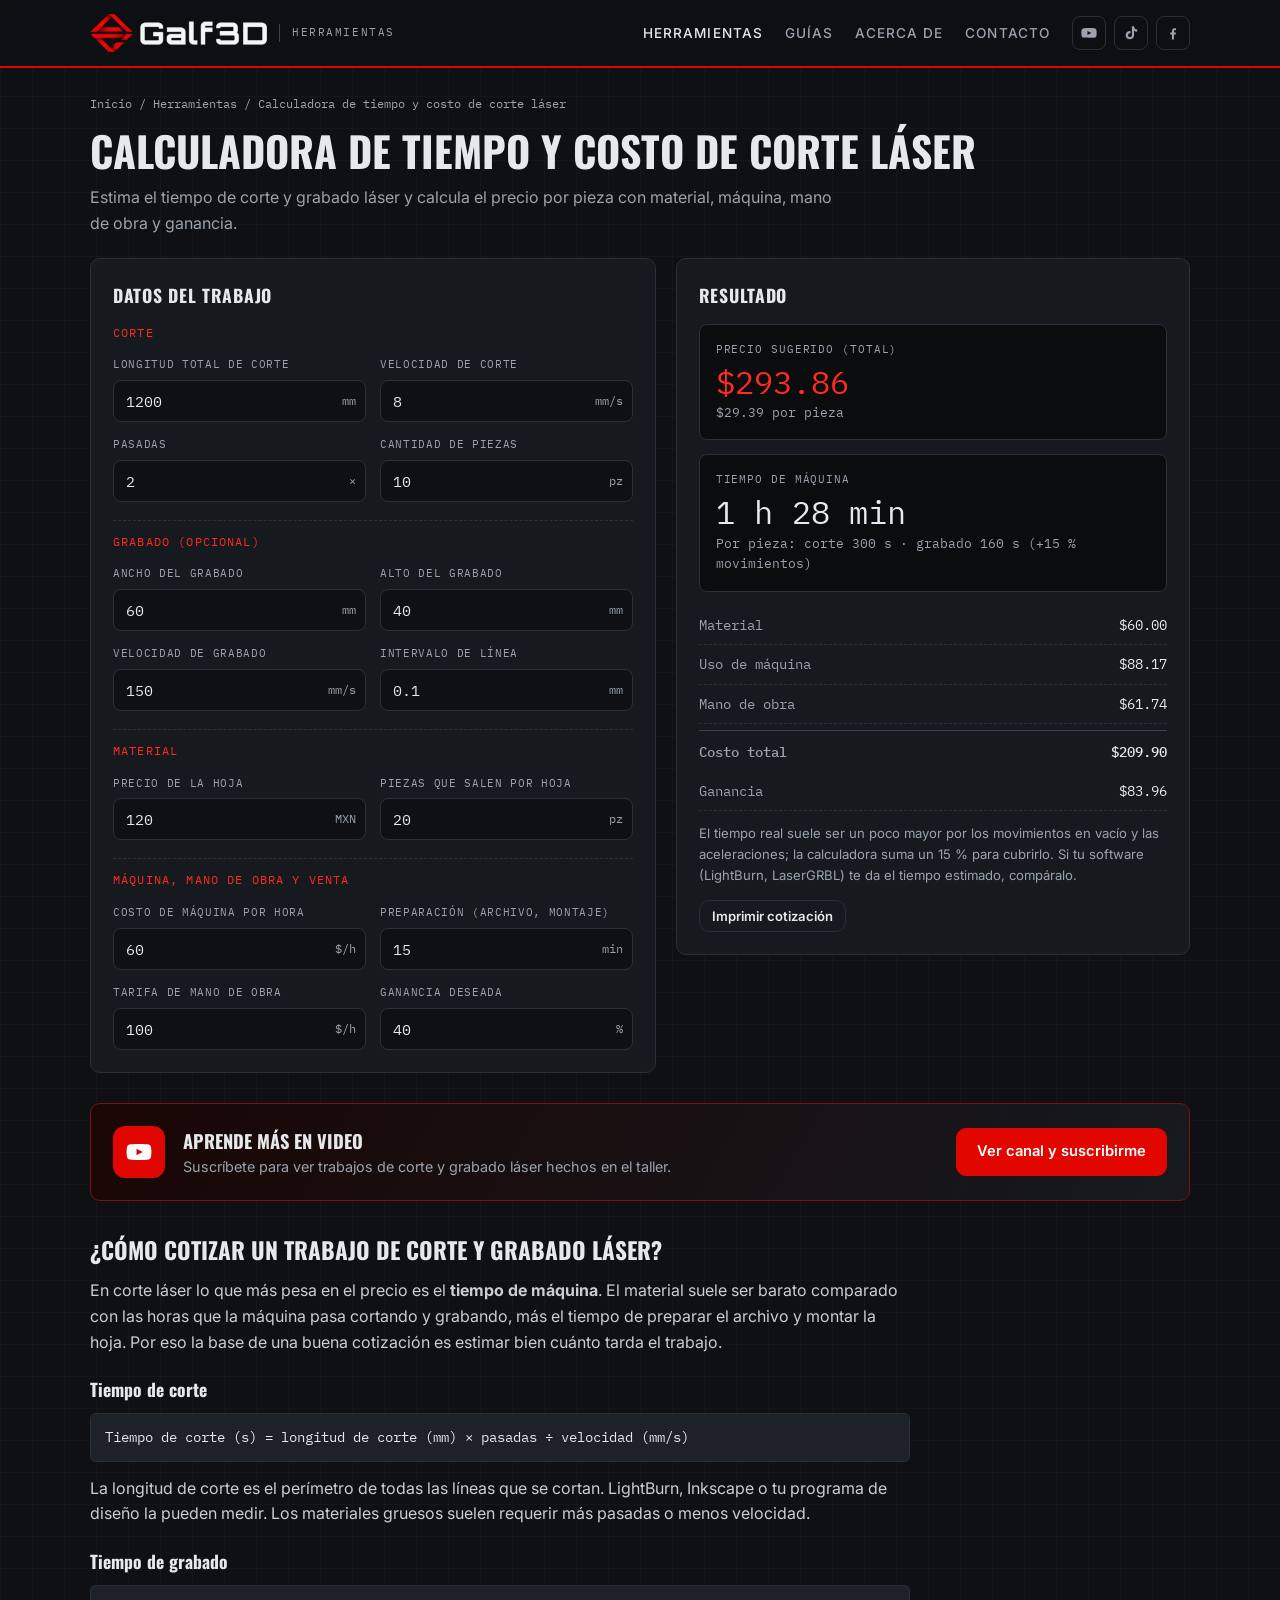
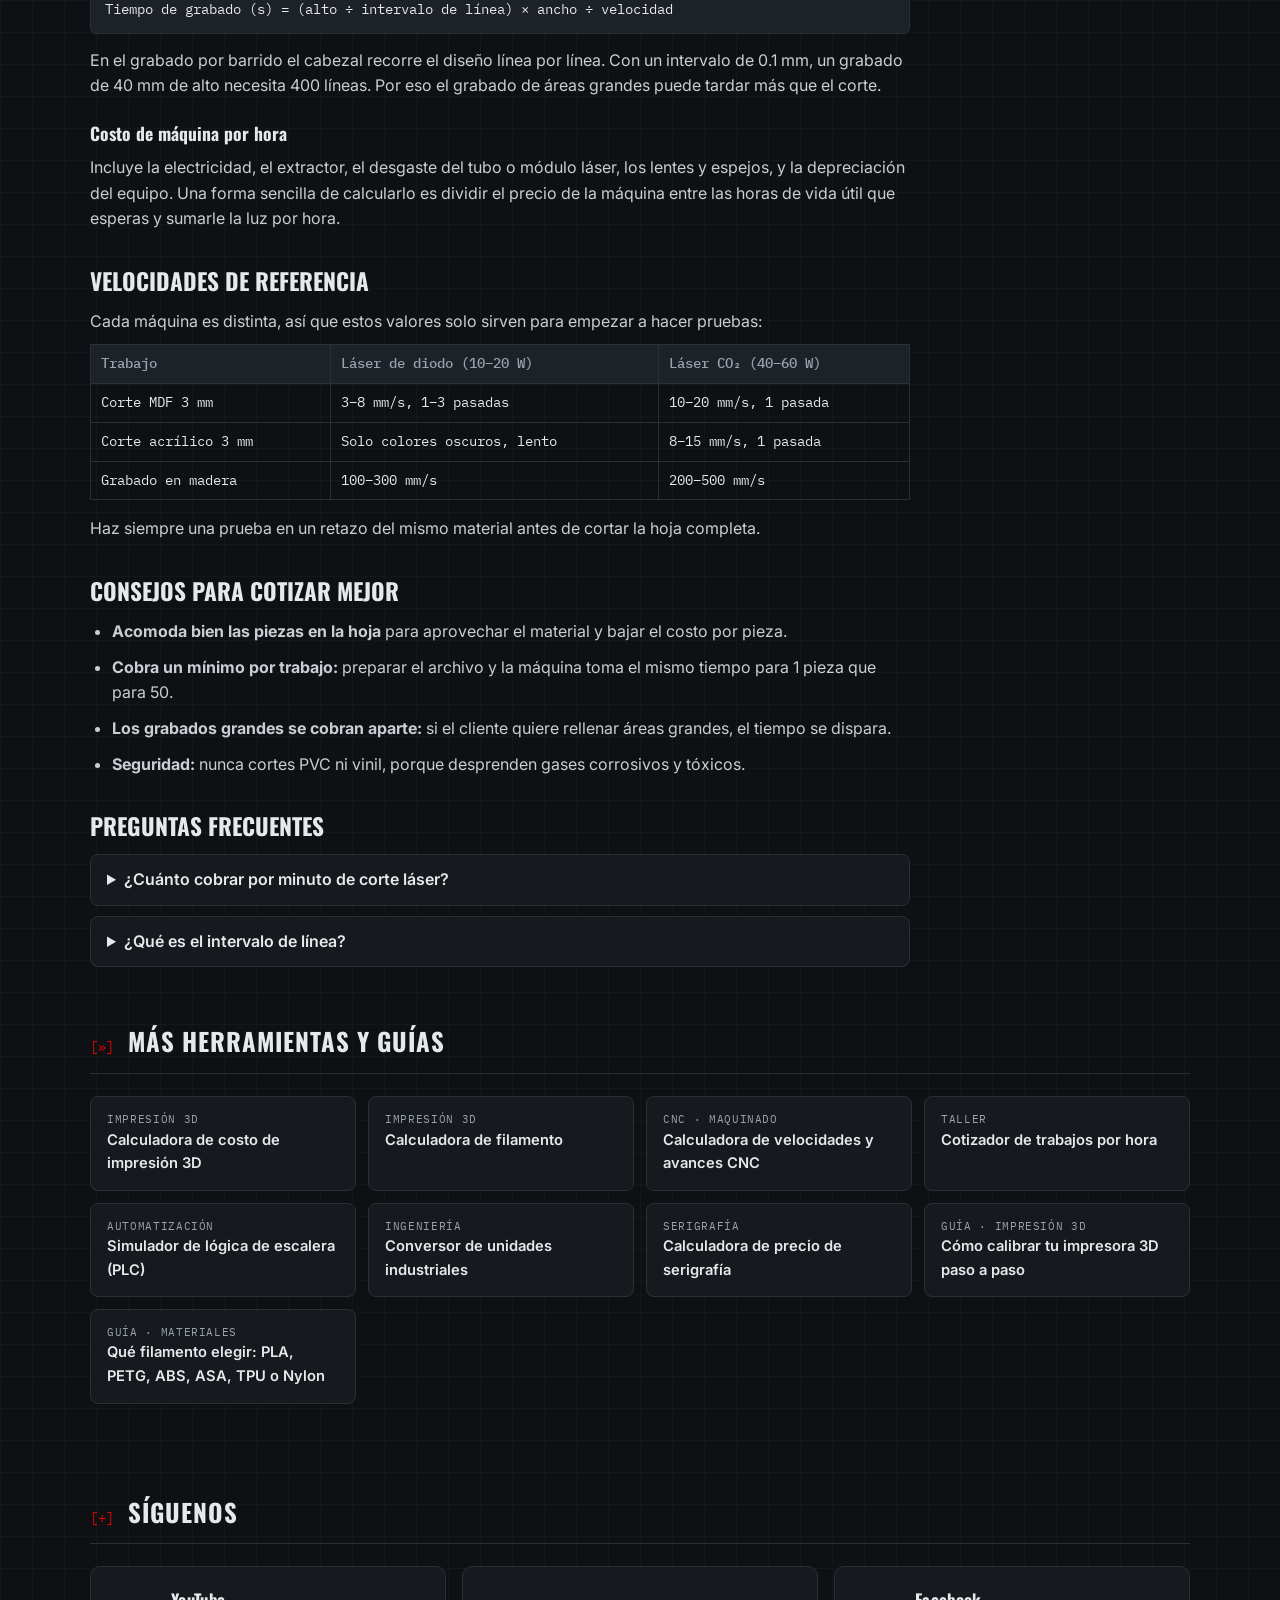
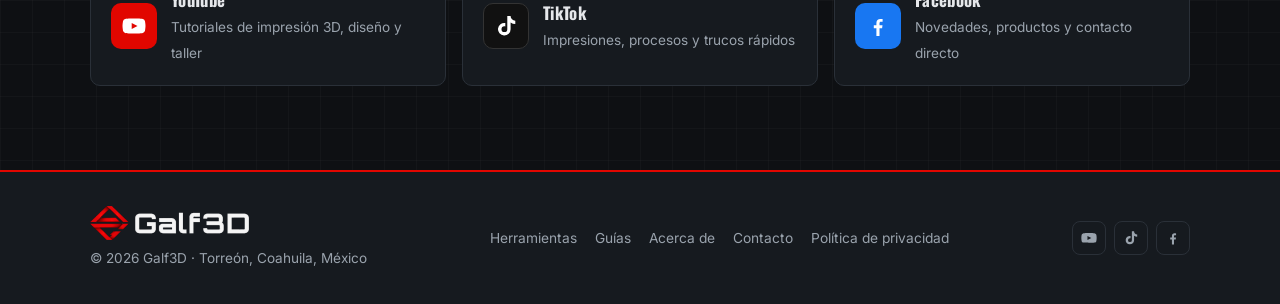
<file: herramientas/costo-corte-laser.html>
<!DOCTYPE html>
<html lang="es">
<head>
<meta charset="UTF-8">
<meta name="viewport" content="width=device-width, initial-scale=1.0">
<title>Calculadora de costo de corte y grabado láser (MXN) | Galf3D</title>
<meta name="description" content="Calcula el tiempo y el precio de un trabajo de corte y grabado láser: longitud de corte, pasadas, grabado por barrido, material, costo de máquina y ganancia.">
<link rel="canonical" href="https://galf3d.github.io/herramientas/costo-corte-laser.html">
<meta property="og:title" content="Calculadora de costo de corte y grabado láser (MXN) | Galf3D">
<meta property="og:description" content="Calcula el tiempo y el precio de un trabajo de corte y grabado láser: longitud de corte, pasadas, grabado por barrido, material, costo de máquina y ganancia.">
<meta property="og:type" content="website">
<meta property="og:url" content="https://galf3d.github.io/herramientas/costo-corte-laser.html">
<meta property="og:image" content="https://galf3d.github.io/assets/og-galf3d.png">
<meta name="theme-color" content="#0e1013">
<meta name="google-adsense-account" content="ca-pub-5276754663237702">
<script async src="https://pagead2.googlesyndication.com/pagead/js/adsbygoogle.js?client=ca-pub-5276754663237702" crossorigin="anonymous"></script>
<link rel="icon" href="../favicon.ico" sizes="any">
<link rel="icon" type="image/png" sizes="32x32" href="../favicon-32.png">
<link rel="apple-touch-icon" href="../apple-touch-icon.png">
<link rel="manifest" href="../site.webmanifest">
<link rel="preconnect" href="https://fonts.googleapis.com">
<link rel="preconnect" href="https://fonts.gstatic.com" crossorigin>
<link href="https://fonts.googleapis.com/css2?family=Oswald:wght@500;600;700&family=Inter:wght@400;500;600&family=IBM+Plex+Mono:wght@400;500&display=swap" rel="stylesheet">
<link rel="stylesheet" href="../assets/style.css">
<script type="application/ld+json">{"@context": "https://schema.org", "@type": "WebApplication", "name": "Calculadora de tiempo y costo de corte láser", "url": "https://galf3d.github.io/herramientas/costo-corte-laser.html", "applicationCategory": "UtilityApplication", "operatingSystem": "Web", "offers": {"@type": "Offer", "price": "0", "priceCurrency": "MXN"}, "publisher": {"@type": "Organization", "name": "Galf3D"}}</script>
</head>
<body>
<header class="site">
  <div class="wrap nav">
    <a href="../index.html" class="brand"><img src="../assets/logo-horizontal-blanco.png" alt="Galf3D" style="height:38px;width:auto"><span class="sub">HERRAMIENTAS</span></a>
    <ul class="nav-links" id="navLinks">
      <li><a href="../index.html#herramientas" class="on">Herramientas</a></li>
      <li><a href="../index.html#guias">Guías</a></li>
      <li><a href="../index.html#acerca">Acerca de</a></li>
      <li><a href="../index.html#contacto">Contacto</a></li>
      <li class="nav-social">
        <a class="soc" href="https://www.youtube.com/@Galf3D24" target="_blank" rel="noopener" aria-label="YouTube Galf3D"><svg viewBox="0 0 24 24" fill="currentColor"><path d="M23 7.2a3 3 0 0 0-2.1-2.1C19 4.6 12 4.6 12 4.6s-7 0-8.9.5A3 3 0 0 0 1 7.2 31 31 0 0 0 .5 12a31 31 0 0 0 .5 4.8 3 3 0 0 0 2.1 2.1c1.9.5 8.9.5 8.9.5s7 0 8.9-.5a3 3 0 0 0 2.1-2.1 31 31 0 0 0 .5-4.8 31 31 0 0 0-.5-4.8zM9.7 15.1V8.9l5.8 3.1-5.8 3.1z"/></svg></a>
        <a class="soc" href="https://www.tiktok.com/@galf3d024" target="_blank" rel="noopener" aria-label="TikTok Galf3D"><svg viewBox="0 0 24 24" fill="currentColor"><path d="M16.6 2h-3.3v13.2a2.9 2.9 0 1 1-2.9-2.9c.3 0 .6 0 .9.1V9a6.3 6.3 0 1 0 5.3 6.2V8.6a8.1 8.1 0 0 0 4.7 1.5V6.8a4.8 4.8 0 0 1-4.7-4.8z"/></svg></a>
        <a class="soc" href="https://www.facebook.com/Galf3D24" target="_blank" rel="noopener" aria-label="Facebook Galf3D"><svg viewBox="0 0 24 24" fill="currentColor"><path d="M13.5 21.9v-7.7h2.6l.4-3h-3V9.3c0-.9.3-1.5 1.5-1.5h1.6V5.1c-.3 0-1.2-.1-2.3-.1-2.3 0-3.9 1.4-3.9 4v2.2H7.8v3h2.6v7.7h3.1z"/></svg></a>
      </li>
    </ul>
    <button class="burger" id="burger" aria-label="Abrir menú"><svg viewBox="0 0 24 24" width="20" height="20" fill="none" stroke="currentColor" stroke-width="2"><path d="M3 6h18M3 12h18M3 18h18"/></svg></button>
  </div>
</header><main>
<div class="wrap">
  <nav class="crumbs"><a href="../index.html">Inicio</a> / <a href="../index.html#herramientas">Herramientas</a> / Calculadora de tiempo y costo de corte láser</nav>
  <div class="tool-head"><h1>Calculadora de tiempo y costo de corte láser</h1><p>Estima el tiempo de corte y grabado láser y calcula el precio por pieza con material, máquina, mano de obra y ganancia.</p></div>
  <div class="tool">
  <div class="panel">
    <h2>Datos del trabajo</h2>
    <div class="fields">
      <div class="group-title">Corte</div>
      <div><label for="lCorte">Longitud total de corte</label><div class="unit-in"><input id="lCorte" type="number" min="0" step="10" value="1200"><span>mm</span></div></div>
      <div><label for="vCorte">Velocidad de corte</label><div class="unit-in"><input id="vCorte" type="number" min="0.1" step="0.5" value="8"><span>mm/s</span></div></div>
      <div><label for="pasadas">Pasadas</label><div class="unit-in"><input id="pasadas" type="number" min="1" step="1" value="2"><span>×</span></div></div>
      <div><label for="cant">Cantidad de piezas</label><div class="unit-in"><input id="cant" type="number" min="1" step="1" value="10"><span>pz</span></div></div>

      <div class="group-title">Grabado (opcional)</div>
      <div><label for="gAncho">Ancho del grabado</label><div class="unit-in"><input id="gAncho" type="number" min="0" step="1" value="60"><span>mm</span></div></div>
      <div><label for="gAlto">Alto del grabado</label><div class="unit-in"><input id="gAlto" type="number" min="0" step="1" value="40"><span>mm</span></div></div>
      <div><label for="vGrab">Velocidad de grabado</label><div class="unit-in"><input id="vGrab" type="number" min="1" step="10" value="150"><span>mm/s</span></div></div>
      <div><label for="intervalo">Intervalo de línea</label><div class="unit-in"><input id="intervalo" type="number" min="0.01" step="0.01" value="0.1"><span>mm</span></div></div>

      <div class="group-title">Material</div>
      <div><label for="hoja">Precio de la hoja</label><div class="unit-in"><input id="hoja" type="number" min="0" step="5" value="120"><span>MXN</span></div></div>
      <div><label for="piezasHoja">Piezas que salen por hoja</label><div class="unit-in"><input id="piezasHoja" type="number" min="1" step="1" value="20"><span>pz</span></div></div>

      <div class="group-title">Máquina, mano de obra y venta</div>
      <div><label for="maq">Costo de máquina por hora</label><div class="unit-in"><input id="maq" type="number" min="0" step="5" value="60"><span>$/h</span></div></div>
      <div><label for="prep">Preparación (archivo, montaje)</label><div class="unit-in"><input id="prep" type="number" min="0" step="5" value="15"><span>min</span></div></div>
      <div><label for="tarifa">Tarifa de mano de obra</label><div class="unit-in"><input id="tarifa" type="number" min="0" step="5" value="100"><span>$/h</span></div></div>
      <div><label for="margen">Ganancia deseada</label><div class="unit-in"><input id="margen" type="number" min="0" step="1" value="40"><span>%</span></div></div>
    </div>
  </div>
  <div class="panel">
    <h2>Resultado</h2>
    <div class="readout"><div class="lbl">Precio sugerido (total)</div><div class="big red" id="rPrecio">$0.00</div><div class="small" id="rPz">$0.00 por pieza</div></div>
    <div class="readout"><div class="lbl">Tiempo de máquina</div><div class="big" id="rTiempo">—</div><div class="small" id="rTiempo2"></div></div>
    <ul class="rows">
      <li><span>Material</span><span id="rMat">$0.00</span></li>
      <li><span>Uso de máquina</span><span id="rMaq">$0.00</span></li>
      <li><span>Mano de obra</span><span id="rMO">$0.00</span></li>
      <li class="total"><span>Costo total</span><span id="rCosto">$0.00</span></li>
      <li><span>Ganancia</span><span id="rGan">$0.00</span></li>
    </ul>
    <p class="note">El tiempo real suele ser un poco mayor por los movimientos en vacío y las aceleraciones; la calculadora suma un 15 % para cubrirlo. Si tu software (LightBurn, LaserGRBL) te da el tiempo estimado, compáralo.</p>
    <div style="margin-top:14px" class="no-print"><button class="btn btn-sm" onclick="window.print()">Imprimir cotización</button></div>
  </div>
</div>

  <div class="cta-video no-print">
  <div class="ic"><svg viewBox="0 0 24 24" fill="currentColor"><path d="M23 7.2a3 3 0 0 0-2.1-2.1C19 4.6 12 4.6 12 4.6s-7 0-8.9.5A3 3 0 0 0 1 7.2 31 31 0 0 0 .5 12a31 31 0 0 0 .5 4.8 3 3 0 0 0 2.1 2.1c1.9.5 8.9.5 8.9.5s7 0 8.9-.5a3 3 0 0 0 2.1-2.1 31 31 0 0 0 .5-4.8 31 31 0 0 0-.5-4.8zM9.7 15.1V8.9l5.8 3.1-5.8 3.1z"/></svg></div>
  <div><h3>Aprende más en video</h3><p>Suscríbete para ver trabajos de corte y grabado láser hechos en el taller.</p></div>
  <a class="btn btn-primary" href="https://www.youtube.com/@Galf3D24?sub_confirmation=1" target="_blank" rel="noopener">Ver canal y suscribirme</a>
</div>
  <article class="guide">
<h2>¿Cómo cotizar un trabajo de corte y grabado láser?</h2>
<p>En corte láser lo que más pesa en el precio es el <strong>tiempo de máquina</strong>. El material suele ser barato comparado con las horas que la máquina pasa cortando y grabando, más el tiempo de preparar el archivo y montar la hoja. Por eso la base de una buena cotización es estimar bien cuánto tarda el trabajo.</p>
<h3>Tiempo de corte</h3>
<span class="formula">Tiempo de corte (s) = longitud de corte (mm) × pasadas ÷ velocidad (mm/s)</span>
<p>La longitud de corte es el perímetro de todas las líneas que se cortan. LightBurn, Inkscape o tu programa de diseño la pueden medir. Los materiales gruesos suelen requerir más pasadas o menos velocidad.</p>
<h3>Tiempo de grabado</h3>
<span class="formula">Tiempo de grabado (s) = (alto ÷ intervalo de línea) × ancho ÷ velocidad</span>
<p>En el grabado por barrido el cabezal recorre el diseño línea por línea. Con un intervalo de 0.1 mm, un grabado de 40 mm de alto necesita 400 líneas. Por eso el grabado de áreas grandes puede tardar más que el corte.</p>
<h3>Costo de máquina por hora</h3>
<p>Incluye la electricidad, el extractor, el desgaste del tubo o módulo láser, los lentes y espejos, y la depreciación del equipo. Una forma sencilla de calcularlo es dividir el precio de la máquina entre las horas de vida útil que esperas y sumarle la luz por hora.</p>
<h2>Velocidades de referencia</h2>
<p>Cada máquina es distinta, así que estos valores solo sirven para empezar a hacer pruebas:</p>
<table>
  <tr><th>Trabajo</th><th>Láser de diodo (10–20 W)</th><th>Láser CO₂ (40–60 W)</th></tr>
  <tr><td>Corte MDF 3 mm</td><td>3–8 mm/s, 1–3 pasadas</td><td>10–20 mm/s, 1 pasada</td></tr>
  <tr><td>Corte acrílico 3 mm</td><td>Solo colores oscuros, lento</td><td>8–15 mm/s, 1 pasada</td></tr>
  <tr><td>Grabado en madera</td><td>100–300 mm/s</td><td>200–500 mm/s</td></tr>
</table>
<p>Haz siempre una prueba en un retazo del mismo material antes de cortar la hoja completa.</p>
<h2>Consejos para cotizar mejor</h2>
<ul>
  <li><strong>Acomoda bien las piezas en la hoja</strong> para aprovechar el material y bajar el costo por pieza.</li>
  <li><strong>Cobra un mínimo por trabajo:</strong> preparar el archivo y la máquina toma el mismo tiempo para 1 pieza que para 50.</li>
  <li><strong>Los grabados grandes se cobran aparte:</strong> si el cliente quiere rellenar áreas grandes, el tiempo se dispara.</li>
  <li><strong>Seguridad:</strong> nunca cortes PVC ni vinil, porque desprenden gases corrosivos y tóxicos.</li>
</ul>
<h2>Preguntas frecuentes</h2>
<details class="faq"><summary>¿Cuánto cobrar por minuto de corte láser?</summary><p>Depende de tu máquina y tu zona, pero conviene calcular tu costo de máquina por hora (luz, desgaste y depreciación), sumar tu mano de obra y aplicar tu ganancia. Así cada trabajo queda bien cotizado, sin importar si es mucho corte o mucho grabado.</p></details>
<details class="faq"><summary>¿Qué es el intervalo de línea?</summary><p>Es la distancia entre cada pasada del grabado. Un intervalo menor (0.05 mm) da más detalle pero tarda el doble que uno de 0.1 mm.</p></details>
</article>
</div>
<section class="no-print"><div class="wrap"><div class="sec-head"><span class="code">[»]</span><h2>Más herramientas y guías</h2></div><div class="related"><a href="costo-impresion-3d.html"><small>IMPRESIÓN 3D</small>Calculadora de costo de impresión 3D</a><a href="calculadora-filamento.html"><small>IMPRESIÓN 3D</small>Calculadora de filamento</a><a href="velocidades-avances-cnc.html"><small>CNC · MAQUINADO</small>Calculadora de velocidades y avances CNC</a><a href="cotizador-por-hora.html"><small>TALLER</small>Cotizador de trabajos por hora</a><a href="simulador-plc-ladder.html"><small>AUTOMATIZACIÓN</small>Simulador de lógica de escalera (PLC)</a><a href="conversor-unidades.html"><small>INGENIERÍA</small>Conversor de unidades industriales</a><a href="precio-serigrafia.html"><small>SERIGRAFÍA</small>Calculadora de precio de serigrafía</a><a href="../guias/calibrar-impresora-3d.html"><small>GUÍA · IMPRESIÓN 3D</small>Cómo calibrar tu impresora 3D paso a paso</a><a href="../guias/que-filamento-elegir.html"><small>GUÍA · MATERIALES</small>Qué filamento elegir: PLA, PETG, ABS, ASA, TPU o Nylon</a></div></div></section>
<section class="no-print">
  <div class="wrap">
    <div class="sec-head"><span class="code">[+]</span><h2>Síguenos</h2></div>
    <div class="follow">
      <a href="https://www.youtube.com/@Galf3D24?sub_confirmation=1" target="_blank" rel="noopener"><div class="ico yt"><svg viewBox="0 0 24 24" fill="currentColor"><path d="M23 7.2a3 3 0 0 0-2.1-2.1C19 4.6 12 4.6 12 4.6s-7 0-8.9.5A3 3 0 0 0 1 7.2 31 31 0 0 0 .5 12a31 31 0 0 0 .5 4.8 3 3 0 0 0 2.1 2.1c1.9.5 8.9.5 8.9.5s7 0 8.9-.5a3 3 0 0 0 2.1-2.1 31 31 0 0 0 .5-4.8 31 31 0 0 0-.5-4.8zM9.7 15.1V8.9l5.8 3.1-5.8 3.1z"/></svg></div><div><strong>YouTube</strong><span>Tutoriales de impresión 3D, diseño y taller</span></div></a>
      <a href="https://www.tiktok.com/@galf3d024" target="_blank" rel="noopener"><div class="ico tt"><svg viewBox="0 0 24 24" fill="currentColor"><path d="M16.6 2h-3.3v13.2a2.9 2.9 0 1 1-2.9-2.9c.3 0 .6 0 .9.1V9a6.3 6.3 0 1 0 5.3 6.2V8.6a8.1 8.1 0 0 0 4.7 1.5V6.8a4.8 4.8 0 0 1-4.7-4.8z"/></svg></div><div><strong>TikTok</strong><span>Impresiones, procesos y trucos rápidos</span></div></a>
      <a href="https://www.facebook.com/Galf3D24" target="_blank" rel="noopener"><div class="ico fb"><svg viewBox="0 0 24 24" fill="currentColor"><path d="M13.5 21.9v-7.7h2.6l.4-3h-3V9.3c0-.9.3-1.5 1.5-1.5h1.6V5.1c-.3 0-1.2-.1-2.3-.1-2.3 0-3.9 1.4-3.9 4v2.2H7.8v3h2.6v7.7h3.1z"/></svg></div><div><strong>Facebook</strong><span>Novedades, productos y contacto directo</span></div></a>
    </div>
  </div>
</section>
</main>
<footer class="site">
  <div class="wrap foot">
    <div>
      <img src="../assets/logo-horizontal-blanco.png" alt="Galf3D" style="height:34px;width:auto">
      <p>© <span id="year">2026</span> Galf3D · Torreón, Coahuila, México</p>
    </div>
    <ul>
      <li><a href="../index.html#herramientas">Herramientas</a></li>
      <li><a href="../index.html#guias">Guías</a></li>
      <li><a href="../index.html#acerca">Acerca de</a></li>
      <li><a href="../index.html#contacto">Contacto</a></li>
      <li><a href="../privacidad.html">Política de privacidad</a></li>
    </ul>
    <div class="nav-social" style="display:flex">
      <a class="soc" href="https://www.youtube.com/@Galf3D24" target="_blank" rel="noopener" aria-label="YouTube"><svg viewBox="0 0 24 24" fill="currentColor"><path d="M23 7.2a3 3 0 0 0-2.1-2.1C19 4.6 12 4.6 12 4.6s-7 0-8.9.5A3 3 0 0 0 1 7.2 31 31 0 0 0 .5 12a31 31 0 0 0 .5 4.8 3 3 0 0 0 2.1 2.1c1.9.5 8.9.5 8.9.5s7 0 8.9-.5a3 3 0 0 0 2.1-2.1 31 31 0 0 0 .5-4.8 31 31 0 0 0-.5-4.8zM9.7 15.1V8.9l5.8 3.1-5.8 3.1z"/></svg></a>
      <a class="soc" href="https://www.tiktok.com/@galf3d024" target="_blank" rel="noopener" aria-label="TikTok"><svg viewBox="0 0 24 24" fill="currentColor"><path d="M16.6 2h-3.3v13.2a2.9 2.9 0 1 1-2.9-2.9c.3 0 .6 0 .9.1V9a6.3 6.3 0 1 0 5.3 6.2V8.6a8.1 8.1 0 0 0 4.7 1.5V6.8a4.8 4.8 0 0 1-4.7-4.8z"/></svg></a>
      <a class="soc" href="https://www.facebook.com/Galf3D24" target="_blank" rel="noopener" aria-label="Facebook"><svg viewBox="0 0 24 24" fill="currentColor"><path d="M13.5 21.9v-7.7h2.6l.4-3h-3V9.3c0-.9.3-1.5 1.5-1.5h1.6V5.1c-.3 0-1.2-.1-2.3-.1-2.3 0-3.9 1.4-3.9 4v2.2H7.8v3h2.6v7.7h3.1z"/></svg></a>
    </div>
  </div>
</footer>
<script src="../assets/site.js"></script>
<script>
function calc(){
  var n=G3.num, cant=Math.max(1,n('cant'));
  var tCorte=n('vCorte')>0? n('lCorte')*Math.max(1,n('pasadas'))/n('vCorte'):0;
  var lineas=n('intervalo')>0? n('gAlto')/n('intervalo'):0;
  var tGrab=n('vGrab')>0? lineas*n('gAncho')/n('vGrab'):0;
  var tPz=(tCorte+tGrab)*1.15, tTot=tPz*cant/3600;
  var material=n('hoja')/Math.max(1,n('piezasHoja'))*cant;
  var maq=tTot*n('maq');
  var mo=(n('prep')/60+tTot*0.25)*n('tarifa');
  var costo=material+maq+mo, precio=costo*(1+n('margen')/100);
  var s=function(id,v){document.getElementById(id).textContent=G3.mxn(v);};
  s('rMat',material);s('rMaq',maq);s('rMO',mo);s('rCosto',costo);s('rGan',precio-costo);s('rPrecio',precio);
  document.getElementById('rPz').textContent=G3.mxn(precio/cant)+' por pieza';
  var mins=tTot*60; document.getElementById('rTiempo').textContent= mins>=60? G3.fmt(Math.floor(mins/60))+' h '+G3.fmt(Math.round(mins%60))+' min' : G3.fmt(mins,1)+' min';
  document.getElementById('rTiempo2').textContent='Por pieza: corte '+G3.fmt(tCorte,0)+' s · grabado '+G3.fmt(tGrab,0)+' s (+15 % movimientos)';
}
G3.watch(['lCorte','vCorte','pasadas','cant','gAncho','gAlto','vGrab','intervalo','hoja','piezasHoja','maq','prep','tarifa','margen'],calc);
</script>
</body></html>
</file>
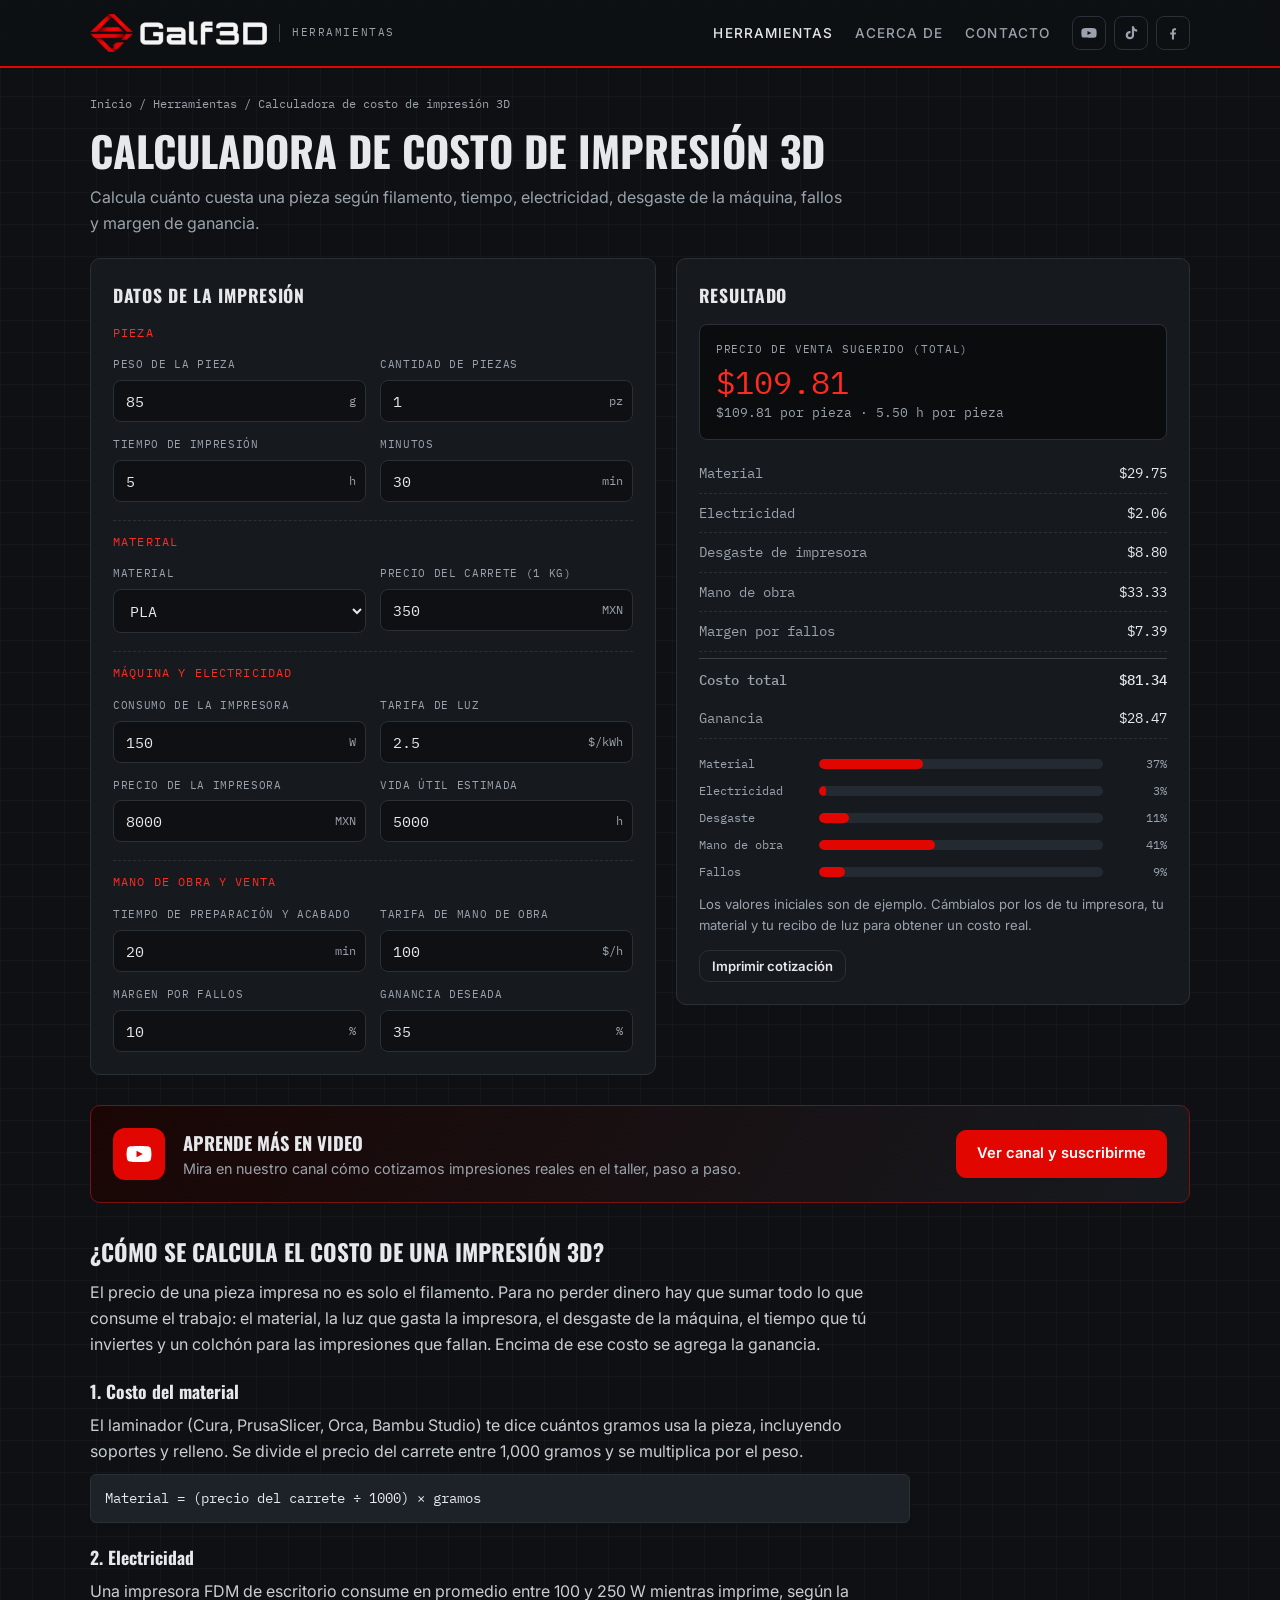
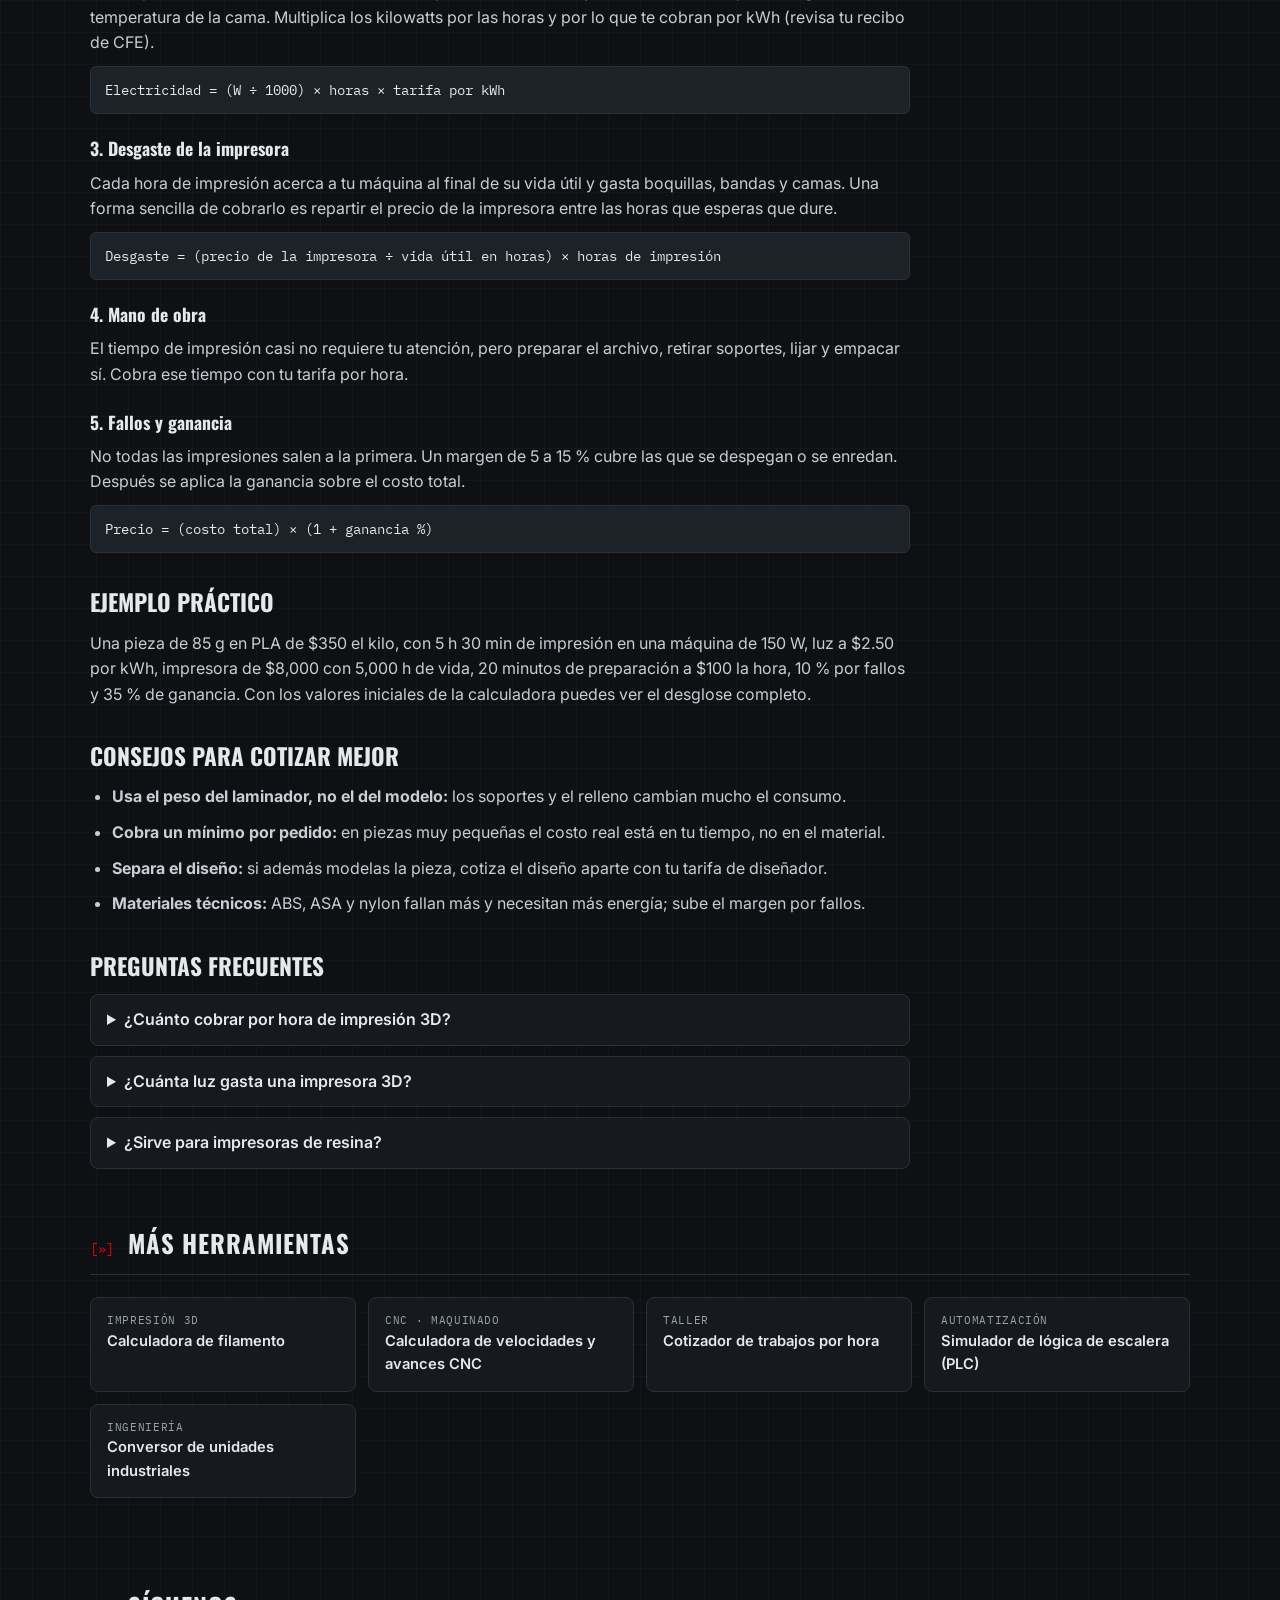
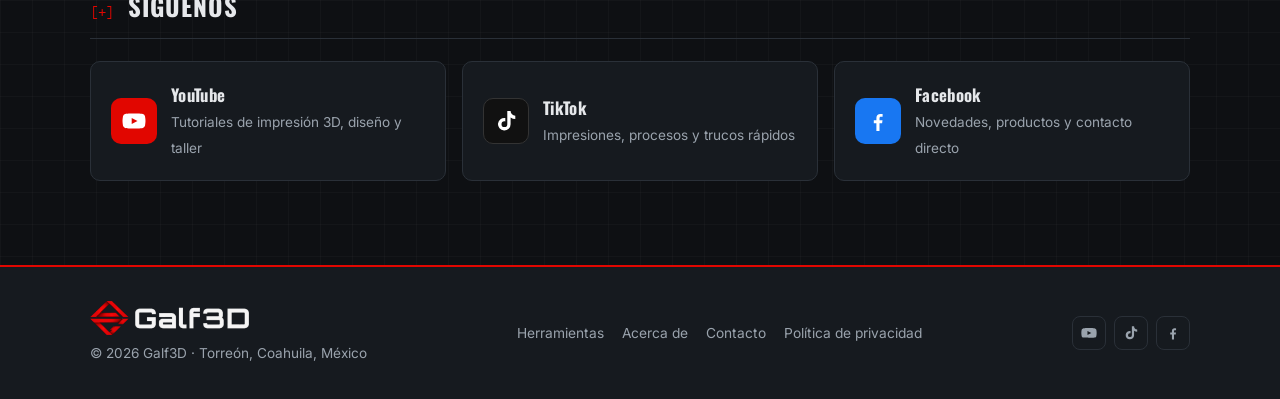
<file: herramientas/costo-impresion-3d.html>
<!DOCTYPE html>
<html lang="es">
<head>
<meta charset="UTF-8">
<meta name="viewport" content="width=device-width, initial-scale=1.0">
<title>Calculadora de costo de impresión 3D gratis (MXN) | Galf3D</title>
<meta name="description" content="Calcula el costo real y el precio de venta de una impresión 3D: filamento, luz, desgaste de la impresora, fallos, mano de obra y margen. Gratis y en pesos mexicanos.">
<link rel="canonical" href="https://galf3d.github.io/herramientas/costo-impresion-3d.html">
<meta property="og:title" content="Calculadora de costo de impresión 3D gratis (MXN) | Galf3D">
<meta property="og:description" content="Calcula el costo real y el precio de venta de una impresión 3D: filamento, luz, desgaste de la impresora, fallos, mano de obra y margen. Gratis y en pesos mexicanos.">
<meta property="og:type" content="website">
<meta property="og:url" content="https://galf3d.github.io/herramientas/costo-impresion-3d.html">
<meta property="og:image" content="https://galf3d.github.io/assets/og-galf3d.png">
<meta name="theme-color" content="#0e1013">
<meta name="google-adsense-account" content="ca-pub-5276754663237702">
<script async src="https://pagead2.googlesyndication.com/pagead/js/adsbygoogle.js?client=ca-pub-5276754663237702" crossorigin="anonymous"></script>
<link rel="icon" href="../favicon.ico" sizes="any">
<link rel="icon" type="image/png" sizes="32x32" href="../favicon-32.png">
<link rel="apple-touch-icon" href="../apple-touch-icon.png">
<link rel="manifest" href="../site.webmanifest">
<link rel="preconnect" href="https://fonts.googleapis.com">
<link rel="preconnect" href="https://fonts.gstatic.com" crossorigin>
<link href="https://fonts.googleapis.com/css2?family=Oswald:wght@500;600;700&family=Inter:wght@400;500;600&family=IBM+Plex+Mono:wght@400;500&display=swap" rel="stylesheet">
<link rel="stylesheet" href="../assets/style.css">
<script type="application/ld+json">{"@context": "https://schema.org", "@type": "WebApplication", "name": "Calculadora de costo de impresión 3D", "url": "https://galf3d.github.io/herramientas/costo-impresion-3d.html", "applicationCategory": "UtilityApplication", "operatingSystem": "Web", "offers": {"@type": "Offer", "price": "0", "priceCurrency": "MXN"}, "publisher": {"@type": "Organization", "name": "Galf3D"}}</script>
</head>
<body>
<header class="site">
  <div class="wrap nav">
    <a href="../index.html" class="brand"><img src="../assets/logo-horizontal-blanco.png" alt="Galf3D" style="height:38px;width:auto"><span class="sub">HERRAMIENTAS</span></a>
    <ul class="nav-links" id="navLinks">
      <li><a href="../index.html#herramientas" class="on">Herramientas</a></li>
      <li><a href="../index.html#acerca">Acerca de</a></li>
      <li><a href="../index.html#contacto">Contacto</a></li>
      <li class="nav-social">
        <a class="soc" href="https://www.youtube.com/@Galf3D24" target="_blank" rel="noopener" aria-label="YouTube Galf3D"><svg viewBox="0 0 24 24" fill="currentColor"><path d="M23 7.2a3 3 0 0 0-2.1-2.1C19 4.6 12 4.6 12 4.6s-7 0-8.9.5A3 3 0 0 0 1 7.2 31 31 0 0 0 .5 12a31 31 0 0 0 .5 4.8 3 3 0 0 0 2.1 2.1c1.9.5 8.9.5 8.9.5s7 0 8.9-.5a3 3 0 0 0 2.1-2.1 31 31 0 0 0 .5-4.8 31 31 0 0 0-.5-4.8zM9.7 15.1V8.9l5.8 3.1-5.8 3.1z"/></svg></a>
        <a class="soc" href="https://www.tiktok.com/@galf3d024" target="_blank" rel="noopener" aria-label="TikTok Galf3D"><svg viewBox="0 0 24 24" fill="currentColor"><path d="M16.6 2h-3.3v13.2a2.9 2.9 0 1 1-2.9-2.9c.3 0 .6 0 .9.1V9a6.3 6.3 0 1 0 5.3 6.2V8.6a8.1 8.1 0 0 0 4.7 1.5V6.8a4.8 4.8 0 0 1-4.7-4.8z"/></svg></a>
        <a class="soc" href="https://www.facebook.com/Galf3D24" target="_blank" rel="noopener" aria-label="Facebook Galf3D"><svg viewBox="0 0 24 24" fill="currentColor"><path d="M13.5 21.9v-7.7h2.6l.4-3h-3V9.3c0-.9.3-1.5 1.5-1.5h1.6V5.1c-.3 0-1.2-.1-2.3-.1-2.3 0-3.9 1.4-3.9 4v2.2H7.8v3h2.6v7.7h3.1z"/></svg></a>
      </li>
    </ul>
    <button class="burger" id="burger" aria-label="Abrir menú"><svg viewBox="0 0 24 24" width="20" height="20" fill="none" stroke="currentColor" stroke-width="2"><path d="M3 6h18M3 12h18M3 18h18"/></svg></button>
  </div>
</header><main>
<div class="wrap">
  <nav class="crumbs"><a href="../index.html">Inicio</a> / <a href="../index.html#herramientas">Herramientas</a> / Calculadora de costo de impresión 3D</nav>
  <div class="tool-head"><h1>Calculadora de costo de impresión 3D</h1><p>Calcula cuánto cuesta una pieza según filamento, tiempo, electricidad, desgaste de la máquina, fallos y margen de ganancia.</p></div>
  <div class="tool">
  <div class="panel">
    <h2>Datos de la impresión</h2>
    <div class="fields">
      <div class="group-title">Pieza</div>
      <div><label for="peso">Peso de la pieza</label><div class="unit-in"><input id="peso" type="number" min="0" step="0.1" value="85"><span>g</span></div></div>
      <div><label for="cant">Cantidad de piezas</label><div class="unit-in"><input id="cant" type="number" min="1" step="1" value="1"><span>pz</span></div></div>
      <div><label for="horas">Tiempo de impresión</label><div class="unit-in"><input id="horas" type="number" min="0" step="1" value="5"><span>h</span></div></div>
      <div><label for="mins">Minutos</label><div class="unit-in"><input id="mins" type="number" min="0" max="59" step="1" value="30"><span>min</span></div></div>

      <div class="group-title">Material</div>
      <div><label for="material">Material</label>
        <select id="material">
          <option value="350">PLA</option><option value="380">PETG</option><option value="360">ABS</option>
          <option value="420">ASA</option><option value="480">TPU</option><option value="650">Nylon</option><option value="0">Otro (escribe el precio)</option>
        </select></div>
      <div><label for="precioKg">Precio del carrete (1 kg)</label><div class="unit-in"><input id="precioKg" type="number" min="0" step="1" value="350"><span>MXN</span></div></div>

      <div class="group-title">Máquina y electricidad</div>
      <div><label for="watts">Consumo de la impresora</label><div class="unit-in"><input id="watts" type="number" min="0" step="10" value="150"><span>W</span></div></div>
      <div><label for="kwh">Tarifa de luz</label><div class="unit-in"><input id="kwh" type="number" min="0" step="0.1" value="2.5"><span>$/kWh</span></div></div>
      <div><label for="impPrecio">Precio de la impresora</label><div class="unit-in"><input id="impPrecio" type="number" min="0" step="100" value="8000"><span>MXN</span></div></div>
      <div><label for="vida">Vida útil estimada</label><div class="unit-in"><input id="vida" type="number" min="1" step="100" value="5000"><span>h</span></div></div>

      <div class="group-title">Mano de obra y venta</div>
      <div><label for="prep">Tiempo de preparación y acabado</label><div class="unit-in"><input id="prep" type="number" min="0" step="5" value="20"><span>min</span></div></div>
      <div><label for="tarifa">Tarifa de mano de obra</label><div class="unit-in"><input id="tarifa" type="number" min="0" step="5" value="100"><span>$/h</span></div></div>
      <div><label for="fallo">Margen por fallos</label><div class="unit-in"><input id="fallo" type="number" min="0" max="100" step="1" value="10"><span>%</span></div></div>
      <div><label for="margen">Ganancia deseada</label><div class="unit-in"><input id="margen" type="number" min="0" step="1" value="35"><span>%</span></div></div>
    </div>
  </div>

  <div class="panel">
    <h2>Resultado</h2>
    <div class="readout"><div class="lbl">Precio de venta sugerido (total)</div><div class="big red" id="rPrecio">$0.00</div><div class="small" id="rPrecioPz">$0.00 por pieza</div></div>
    <ul class="rows">
      <li><span>Material</span><span id="rMat">$0.00</span></li>
      <li><span>Electricidad</span><span id="rLuz">$0.00</span></li>
      <li><span>Desgaste de impresora</span><span id="rDesg">$0.00</span></li>
      <li><span>Mano de obra</span><span id="rMO">$0.00</span></li>
      <li><span>Margen por fallos</span><span id="rFallo">$0.00</span></li>
      <li class="total"><span>Costo total</span><span id="rCosto">$0.00</span></li>
      <li><span>Ganancia</span><span id="rGan">$0.00</span></li>
    </ul>
    <div class="bars" id="bars"></div>
    <p class="note">Los valores iniciales son de ejemplo. Cámbialos por los de tu impresora, tu material y tu recibo de luz para obtener un costo real.</p>
    <div style="margin-top:14px" class="no-print"><button class="btn btn-sm" onclick="window.print()">Imprimir cotización</button></div>
  </div>
</div>

  <div class="cta-video no-print">
  <div class="ic"><svg viewBox="0 0 24 24" fill="currentColor"><path d="M23 7.2a3 3 0 0 0-2.1-2.1C19 4.6 12 4.6 12 4.6s-7 0-8.9.5A3 3 0 0 0 1 7.2 31 31 0 0 0 .5 12a31 31 0 0 0 .5 4.8 3 3 0 0 0 2.1 2.1c1.9.5 8.9.5 8.9.5s7 0 8.9-.5a3 3 0 0 0 2.1-2.1 31 31 0 0 0 .5-4.8 31 31 0 0 0-.5-4.8zM9.7 15.1V8.9l5.8 3.1-5.8 3.1z"/></svg></div>
  <div><h3>Aprende más en video</h3><p>Mira en nuestro canal cómo cotizamos impresiones reales en el taller, paso a paso.</p></div>
  <a class="btn btn-primary" href="https://www.youtube.com/@Galf3D24?sub_confirmation=1" target="_blank" rel="noopener">Ver canal y suscribirme</a>
</div>
  <article class="guide">
<h2>¿Cómo se calcula el costo de una impresión 3D?</h2>
<p>El precio de una pieza impresa no es solo el filamento. Para no perder dinero hay que sumar todo lo que consume el trabajo: el material, la luz que gasta la impresora, el desgaste de la máquina, el tiempo que tú inviertes y un colchón para las impresiones que fallan. Encima de ese costo se agrega la ganancia.</p>
<h3>1. Costo del material</h3>
<p>El laminador (Cura, PrusaSlicer, Orca, Bambu Studio) te dice cuántos gramos usa la pieza, incluyendo soportes y relleno. Se divide el precio del carrete entre 1,000 gramos y se multiplica por el peso.</p>
<span class="formula">Material = (precio del carrete ÷ 1000) × gramos</span>
<h3>2. Electricidad</h3>
<p>Una impresora FDM de escritorio consume en promedio entre 100 y 250 W mientras imprime, según la temperatura de la cama. Multiplica los kilowatts por las horas y por lo que te cobran por kWh (revisa tu recibo de CFE).</p>
<span class="formula">Electricidad = (W ÷ 1000) × horas × tarifa por kWh</span>
<h3>3. Desgaste de la impresora</h3>
<p>Cada hora de impresión acerca a tu máquina al final de su vida útil y gasta boquillas, bandas y camas. Una forma sencilla de cobrarlo es repartir el precio de la impresora entre las horas que esperas que dure.</p>
<span class="formula">Desgaste = (precio de la impresora ÷ vida útil en horas) × horas de impresión</span>
<h3>4. Mano de obra</h3>
<p>El tiempo de impresión casi no requiere tu atención, pero preparar el archivo, retirar soportes, lijar y empacar sí. Cobra ese tiempo con tu tarifa por hora.</p>
<h3>5. Fallos y ganancia</h3>
<p>No todas las impresiones salen a la primera. Un margen de 5 a 15 % cubre las que se despegan o se enredan. Después se aplica la ganancia sobre el costo total.</p>
<span class="formula">Precio = (costo total) × (1 + ganancia %)</span>
<h2>Ejemplo práctico</h2>
<p>Una pieza de 85 g en PLA de $350 el kilo, con 5 h 30 min de impresión en una máquina de 150 W, luz a $2.50 por kWh, impresora de $8,000 con 5,000 h de vida, 20 minutos de preparación a $100 la hora, 10 % por fallos y 35 % de ganancia. Con los valores iniciales de la calculadora puedes ver el desglose completo.</p>
<h2>Consejos para cotizar mejor</h2>
<ul>
  <li><strong>Usa el peso del laminador, no el del modelo:</strong> los soportes y el relleno cambian mucho el consumo.</li>
  <li><strong>Cobra un mínimo por pedido:</strong> en piezas muy pequeñas el costo real está en tu tiempo, no en el material.</li>
  <li><strong>Separa el diseño:</strong> si además modelas la pieza, cotiza el diseño aparte con tu tarifa de diseñador.</li>
  <li><strong>Materiales técnicos:</strong> ABS, ASA y nylon fallan más y necesitan más energía; sube el margen por fallos.</li>
</ul>
<h2>Preguntas frecuentes</h2>
<details class="faq"><summary>¿Cuánto cobrar por hora de impresión 3D?</summary><p>Depende de tu máquina y tu mercado, pero no conviene cobrar solo "por hora de máquina": calcula material, luz, desgaste y tu tiempo, y aplica tu ganancia. Así el precio se ajusta a cada pieza.</p></details>
<details class="faq"><summary>¿Cuánta luz gasta una impresora 3D?</summary><p>Una impresora de escritorio suele consumir de 100 a 250 W. Una impresión de 10 horas a 150 W consume 1.5 kWh, que en México normalmente son unos cuantos pesos.</p></details>
<details class="faq"><summary>¿Sirve para impresoras de resina?</summary><p>Sí. Escribe el precio del litro de resina como "precio del carrete" y el volumen en mililitros como si fueran gramos (la densidad de la resina es cercana a 1.1 g/ml). Agrega tiempo de lavado y curado a la mano de obra.</p></details>
</article>
</div>
<section class="no-print"><div class="wrap"><div class="sec-head"><span class="code">[»]</span><h2>Más herramientas</h2></div><div class="related"><a href="calculadora-filamento.html"><small>IMPRESIÓN 3D</small>Calculadora de filamento</a><a href="velocidades-avances-cnc.html"><small>CNC · MAQUINADO</small>Calculadora de velocidades y avances CNC</a><a href="cotizador-por-hora.html"><small>TALLER</small>Cotizador de trabajos por hora</a><a href="simulador-plc-ladder.html"><small>AUTOMATIZACIÓN</small>Simulador de lógica de escalera (PLC)</a><a href="conversor-unidades.html"><small>INGENIERÍA</small>Conversor de unidades industriales</a></div></div></section>
<section class="no-print">
  <div class="wrap">
    <div class="sec-head"><span class="code">[+]</span><h2>Síguenos</h2></div>
    <div class="follow">
      <a href="https://www.youtube.com/@Galf3D24?sub_confirmation=1" target="_blank" rel="noopener"><div class="ico yt"><svg viewBox="0 0 24 24" fill="currentColor"><path d="M23 7.2a3 3 0 0 0-2.1-2.1C19 4.6 12 4.6 12 4.6s-7 0-8.9.5A3 3 0 0 0 1 7.2 31 31 0 0 0 .5 12a31 31 0 0 0 .5 4.8 3 3 0 0 0 2.1 2.1c1.9.5 8.9.5 8.9.5s7 0 8.9-.5a3 3 0 0 0 2.1-2.1 31 31 0 0 0 .5-4.8 31 31 0 0 0-.5-4.8zM9.7 15.1V8.9l5.8 3.1-5.8 3.1z"/></svg></div><div><strong>YouTube</strong><span>Tutoriales de impresión 3D, diseño y taller</span></div></a>
      <a href="https://www.tiktok.com/@galf3d024" target="_blank" rel="noopener"><div class="ico tt"><svg viewBox="0 0 24 24" fill="currentColor"><path d="M16.6 2h-3.3v13.2a2.9 2.9 0 1 1-2.9-2.9c.3 0 .6 0 .9.1V9a6.3 6.3 0 1 0 5.3 6.2V8.6a8.1 8.1 0 0 0 4.7 1.5V6.8a4.8 4.8 0 0 1-4.7-4.8z"/></svg></div><div><strong>TikTok</strong><span>Impresiones, procesos y trucos rápidos</span></div></a>
      <a href="https://www.facebook.com/Galf3D24" target="_blank" rel="noopener"><div class="ico fb"><svg viewBox="0 0 24 24" fill="currentColor"><path d="M13.5 21.9v-7.7h2.6l.4-3h-3V9.3c0-.9.3-1.5 1.5-1.5h1.6V5.1c-.3 0-1.2-.1-2.3-.1-2.3 0-3.9 1.4-3.9 4v2.2H7.8v3h2.6v7.7h3.1z"/></svg></div><div><strong>Facebook</strong><span>Novedades, productos y contacto directo</span></div></a>
    </div>
  </div>
</section>
</main>
<footer class="site">
  <div class="wrap foot">
    <div>
      <img src="../assets/logo-horizontal-blanco.png" alt="Galf3D" style="height:34px;width:auto">
      <p>© <span id="year">2026</span> Galf3D · Torreón, Coahuila, México</p>
    </div>
    <ul>
      <li><a href="../index.html#herramientas">Herramientas</a></li>
      <li><a href="../index.html#acerca">Acerca de</a></li>
      <li><a href="../index.html#contacto">Contacto</a></li>
      <li><a href="../privacidad.html">Política de privacidad</a></li>
    </ul>
    <div class="nav-social" style="display:flex">
      <a class="soc" href="https://www.youtube.com/@Galf3D24" target="_blank" rel="noopener" aria-label="YouTube"><svg viewBox="0 0 24 24" fill="currentColor"><path d="M23 7.2a3 3 0 0 0-2.1-2.1C19 4.6 12 4.6 12 4.6s-7 0-8.9.5A3 3 0 0 0 1 7.2 31 31 0 0 0 .5 12a31 31 0 0 0 .5 4.8 3 3 0 0 0 2.1 2.1c1.9.5 8.9.5 8.9.5s7 0 8.9-.5a3 3 0 0 0 2.1-2.1 31 31 0 0 0 .5-4.8 31 31 0 0 0-.5-4.8zM9.7 15.1V8.9l5.8 3.1-5.8 3.1z"/></svg></a>
      <a class="soc" href="https://www.tiktok.com/@galf3d024" target="_blank" rel="noopener" aria-label="TikTok"><svg viewBox="0 0 24 24" fill="currentColor"><path d="M16.6 2h-3.3v13.2a2.9 2.9 0 1 1-2.9-2.9c.3 0 .6 0 .9.1V9a6.3 6.3 0 1 0 5.3 6.2V8.6a8.1 8.1 0 0 0 4.7 1.5V6.8a4.8 4.8 0 0 1-4.7-4.8z"/></svg></a>
      <a class="soc" href="https://www.facebook.com/Galf3D24" target="_blank" rel="noopener" aria-label="Facebook"><svg viewBox="0 0 24 24" fill="currentColor"><path d="M13.5 21.9v-7.7h2.6l.4-3h-3V9.3c0-.9.3-1.5 1.5-1.5h1.6V5.1c-.3 0-1.2-.1-2.3-.1-2.3 0-3.9 1.4-3.9 4v2.2H7.8v3h2.6v7.7h3.1z"/></svg></a>
    </div>
  </div>
</footer>
<script src="../assets/site.js"></script>
<script>
var mat=document.getElementById('material');
mat.addEventListener('change',function(){ if(mat.value!=='0'){ document.getElementById('precioKg').value=mat.value; calc(); } });
function calc(){
  var n=G3.num, cant=Math.max(1,n('cant'));
  var horas=n('horas')+n('mins')/60;
  var material=n('precioKg')/1000*n('peso')*cant;
  var luz=n('watts')/1000*horas*cant*n('kwh');
  var desg=(n('vida')>0? n('impPrecio')/n('vida'):0)*horas*cant;
  var mo=n('prep')/60*n('tarifa')*cant;
  var base=material+luz+desg+mo;
  var fallo=base*n('fallo')/100;
  var costo=base+fallo;
  var precio=costo*(1+n('margen')/100);
  var set=function(id,v){document.getElementById(id).textContent=G3.mxn(v);};
  set('rMat',material);set('rLuz',luz);set('rDesg',desg);set('rMO',mo);set('rFallo',fallo);set('rCosto',costo);set('rGan',precio-costo);set('rPrecio',precio);
  document.getElementById('rPrecioPz').textContent=G3.mxn(precio/cant)+' por pieza · '+G3.fmt(horas,2)+' h por pieza';
  var parts=[['Material',material],['Electricidad',luz],['Desgaste',desg],['Mano de obra',mo],['Fallos',fallo]];
  document.getElementById('bars').innerHTML=parts.map(function(p){var pc=costo>0?p[1]/costo*100:0;return '<div class="bar"><span>'+p[0]+'</span><div class="track"><div class="fill" style="width:'+pc.toFixed(1)+'%"></div></div><span class="pct">'+pc.toFixed(0)+'%</span></div>';}).join('');
}
G3.watch(['peso','cant','horas','mins','precioKg','watts','kwh','impPrecio','vida','prep','tarifa','fallo','margen'],calc);
</script>
</body></html>
</file>
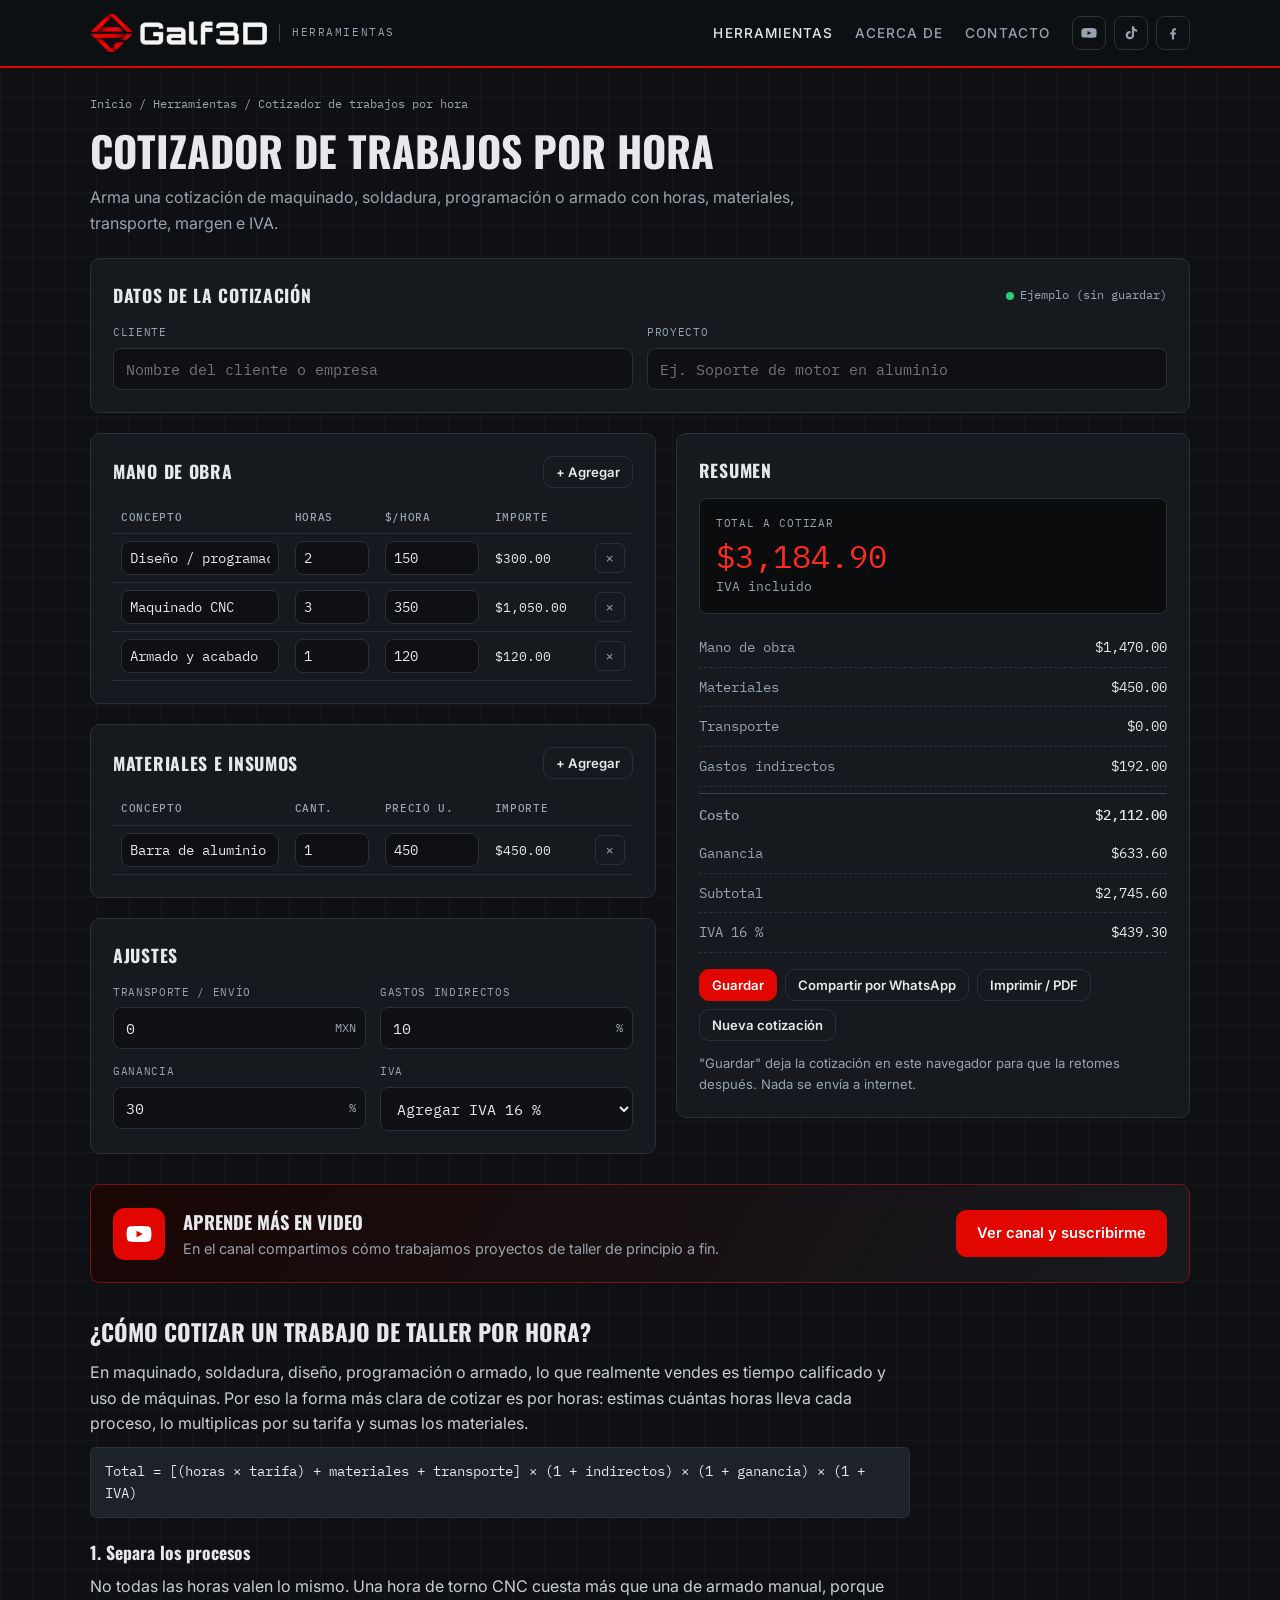
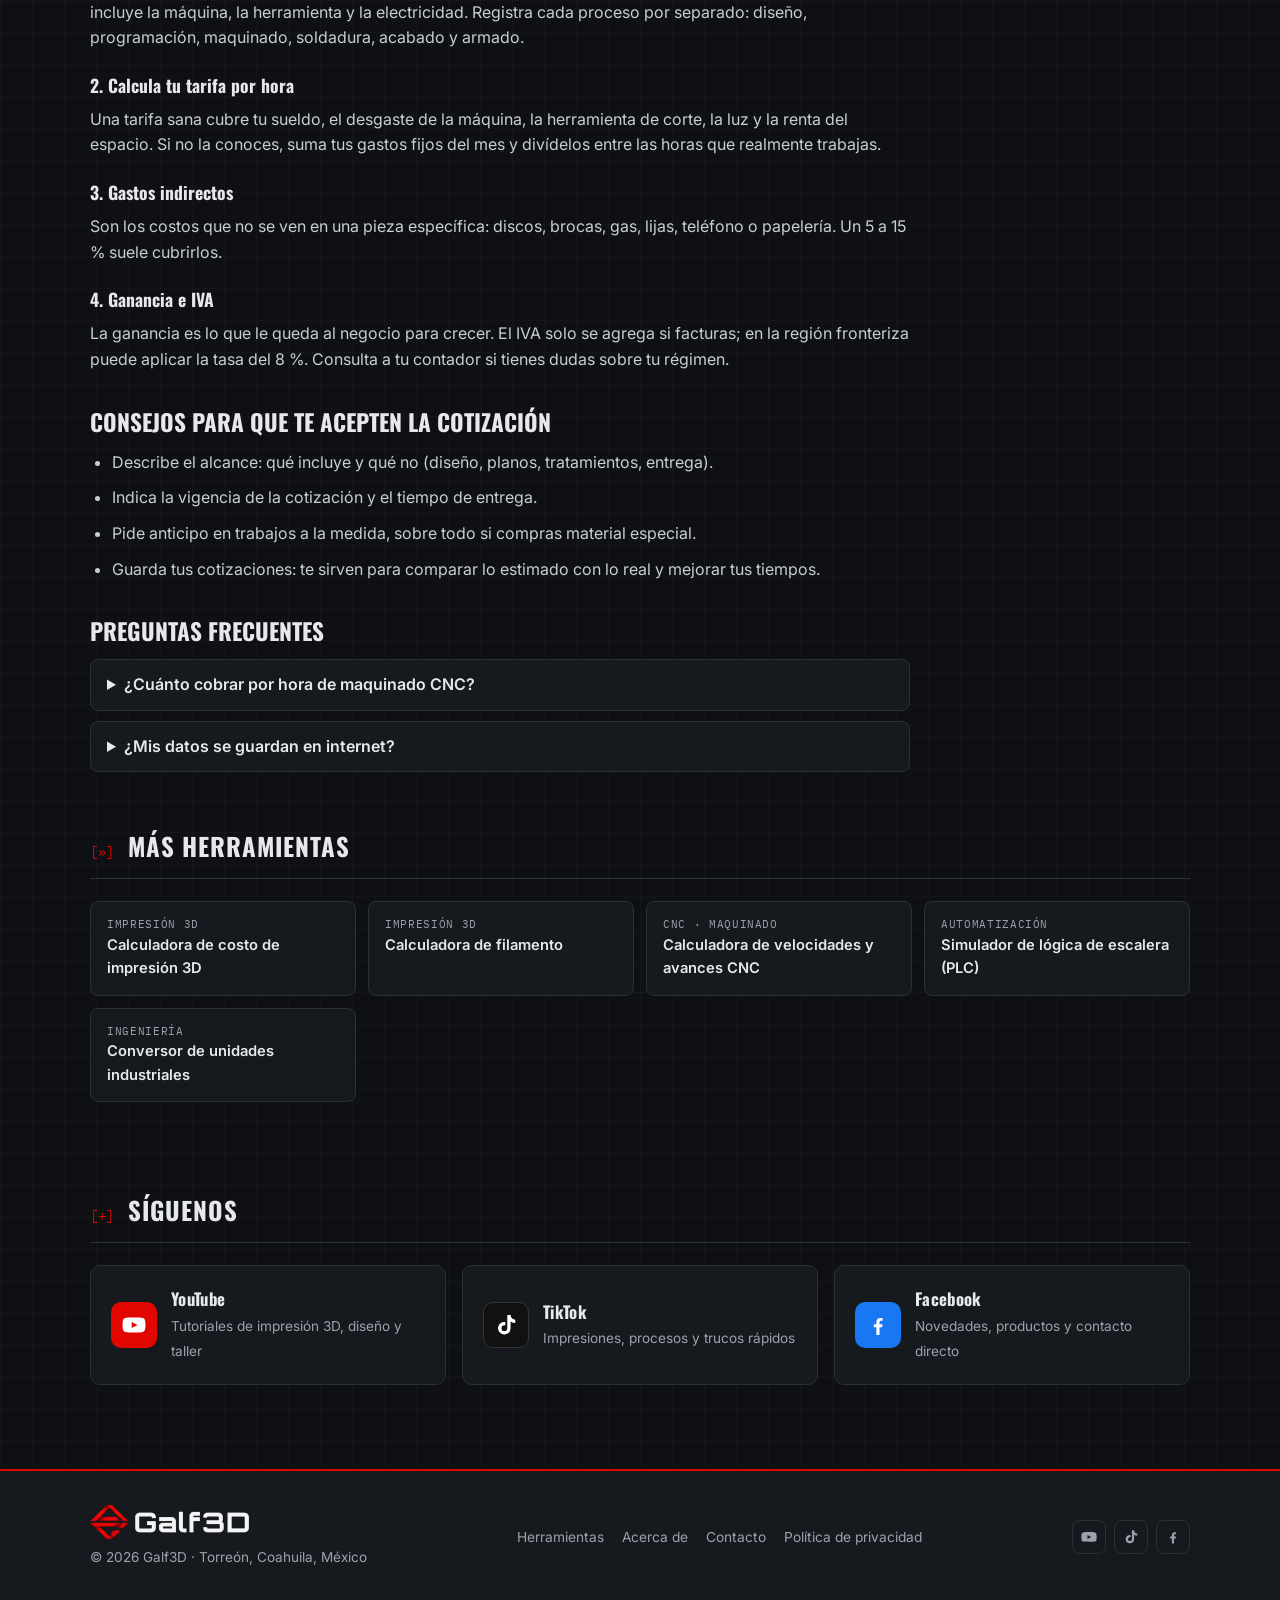
<file: herramientas/cotizador-por-hora.html>
<!DOCTYPE html>
<html lang="es">
<head>
<meta charset="UTF-8">
<meta name="viewport" content="width=device-width, initial-scale=1.0">
<title>Cotizador de trabajos por hora para talleres (gratis) | Galf3D</title>
<meta name="description" content="Cotiza trabajos de maquinado, soldadura, diseño, programación o armado: horas por tarifa, materiales, transporte, margen e IVA. Imprime o comparte por WhatsApp.">
<link rel="canonical" href="https://galf3d.github.io/herramientas/cotizador-por-hora.html">
<meta property="og:title" content="Cotizador de trabajos por hora para talleres (gratis) | Galf3D">
<meta property="og:description" content="Cotiza trabajos de maquinado, soldadura, diseño, programación o armado: horas por tarifa, materiales, transporte, margen e IVA. Imprime o comparte por WhatsApp.">
<meta property="og:type" content="website">
<meta property="og:url" content="https://galf3d.github.io/herramientas/cotizador-por-hora.html">
<meta property="og:image" content="https://galf3d.github.io/assets/og-galf3d.png">
<meta name="theme-color" content="#0e1013">
<meta name="google-adsense-account" content="ca-pub-5276754663237702">
<script async src="https://pagead2.googlesyndication.com/pagead/js/adsbygoogle.js?client=ca-pub-5276754663237702" crossorigin="anonymous"></script>
<link rel="icon" href="../favicon.ico" sizes="any">
<link rel="icon" type="image/png" sizes="32x32" href="../favicon-32.png">
<link rel="apple-touch-icon" href="../apple-touch-icon.png">
<link rel="manifest" href="../site.webmanifest">
<link rel="preconnect" href="https://fonts.googleapis.com">
<link rel="preconnect" href="https://fonts.gstatic.com" crossorigin>
<link href="https://fonts.googleapis.com/css2?family=Oswald:wght@500;600;700&family=Inter:wght@400;500;600&family=IBM+Plex+Mono:wght@400;500&display=swap" rel="stylesheet">
<link rel="stylesheet" href="../assets/style.css">
<script type="application/ld+json">{"@context": "https://schema.org", "@type": "WebApplication", "name": "Cotizador de trabajos por hora", "url": "https://galf3d.github.io/herramientas/cotizador-por-hora.html", "applicationCategory": "UtilityApplication", "operatingSystem": "Web", "offers": {"@type": "Offer", "price": "0", "priceCurrency": "MXN"}, "publisher": {"@type": "Organization", "name": "Galf3D"}}</script>
</head>
<body>
<header class="site">
  <div class="wrap nav">
    <a href="../index.html" class="brand"><img src="../assets/logo-horizontal-blanco.png" alt="Galf3D" style="height:38px;width:auto"><span class="sub">HERRAMIENTAS</span></a>
    <ul class="nav-links" id="navLinks">
      <li><a href="../index.html#herramientas" class="on">Herramientas</a></li>
      <li><a href="../index.html#acerca">Acerca de</a></li>
      <li><a href="../index.html#contacto">Contacto</a></li>
      <li class="nav-social">
        <a class="soc" href="https://www.youtube.com/@Galf3D24" target="_blank" rel="noopener" aria-label="YouTube Galf3D"><svg viewBox="0 0 24 24" fill="currentColor"><path d="M23 7.2a3 3 0 0 0-2.1-2.1C19 4.6 12 4.6 12 4.6s-7 0-8.9.5A3 3 0 0 0 1 7.2 31 31 0 0 0 .5 12a31 31 0 0 0 .5 4.8 3 3 0 0 0 2.1 2.1c1.9.5 8.9.5 8.9.5s7 0 8.9-.5a3 3 0 0 0 2.1-2.1 31 31 0 0 0 .5-4.8 31 31 0 0 0-.5-4.8zM9.7 15.1V8.9l5.8 3.1-5.8 3.1z"/></svg></a>
        <a class="soc" href="https://www.tiktok.com/@galf3d024" target="_blank" rel="noopener" aria-label="TikTok Galf3D"><svg viewBox="0 0 24 24" fill="currentColor"><path d="M16.6 2h-3.3v13.2a2.9 2.9 0 1 1-2.9-2.9c.3 0 .6 0 .9.1V9a6.3 6.3 0 1 0 5.3 6.2V8.6a8.1 8.1 0 0 0 4.7 1.5V6.8a4.8 4.8 0 0 1-4.7-4.8z"/></svg></a>
        <a class="soc" href="https://www.facebook.com/Galf3D24" target="_blank" rel="noopener" aria-label="Facebook Galf3D"><svg viewBox="0 0 24 24" fill="currentColor"><path d="M13.5 21.9v-7.7h2.6l.4-3h-3V9.3c0-.9.3-1.5 1.5-1.5h1.6V5.1c-.3 0-1.2-.1-2.3-.1-2.3 0-3.9 1.4-3.9 4v2.2H7.8v3h2.6v7.7h3.1z"/></svg></a>
      </li>
    </ul>
    <button class="burger" id="burger" aria-label="Abrir menú"><svg viewBox="0 0 24 24" width="20" height="20" fill="none" stroke="currentColor" stroke-width="2"><path d="M3 6h18M3 12h18M3 18h18"/></svg></button>
  </div>
</header><main>
<div class="wrap">
  <nav class="crumbs"><a href="../index.html">Inicio</a> / <a href="../index.html#herramientas">Herramientas</a> / Cotizador de trabajos por hora</nav>
  <div class="tool-head"><h1>Cotizador de trabajos por hora</h1><p>Arma una cotización de maquinado, soldadura, programación o armado con horas, materiales, transporte, margen e IVA.</p></div>
  <div class="panel" style="margin-bottom:20px">
  <div class="panel-title"><h2>Datos de la cotización</h2><span class="state" id="state"><span class="dot"></span><span id="stateTxt">Sin cambios</span></span></div>
  <div class="fields">
    <div><label for="cliente">Cliente</label><input id="cliente" type="text" placeholder="Nombre del cliente o empresa"></div>
    <div><label for="proyecto">Proyecto</label><input id="proyecto" type="text" placeholder="Ej. Soporte de motor en aluminio"></div>
  </div>
</div>
<div class="tool">
  <div>
    <div class="panel" style="margin-bottom:20px">
      <div class="panel-title"><h2>Mano de obra</h2><button class="btn btn-sm no-print" id="addMO" type="button">+ Agregar</button></div>
      <table class="tbl"><thead><tr><th>Concepto</th><th style="width:90px">Horas</th><th style="width:110px">$/hora</th><th style="width:100px">Importe</th><th style="width:36px"></th></tr></thead><tbody id="tMO"></tbody></table>
    </div>
    <div class="panel" style="margin-bottom:20px">
      <div class="panel-title"><h2>Materiales e insumos</h2><button class="btn btn-sm no-print" id="addMat" type="button">+ Agregar</button></div>
      <table class="tbl"><thead><tr><th>Concepto</th><th style="width:90px">Cant.</th><th style="width:110px">Precio u.</th><th style="width:100px">Importe</th><th style="width:36px"></th></tr></thead><tbody id="tMat"></tbody></table>
    </div>
    <div class="panel">
      <h2>Ajustes</h2>
      <div class="fields">
        <div><label for="transp">Transporte / envío</label><div class="unit-in"><input id="transp" type="number" min="0" step="10" value="0"><span>MXN</span></div></div>
        <div><label for="indir">Gastos indirectos</label><div class="unit-in"><input id="indir" type="number" min="0" step="1" value="10"><span>%</span></div></div>
        <div><label for="margen">Ganancia</label><div class="unit-in"><input id="margen" type="number" min="0" step="1" value="30"><span>%</span></div></div>
        <div><label for="iva">IVA</label><select id="iva"><option value="16">Agregar IVA 16 %</option><option value="8">Agregar IVA 8 % (frontera)</option><option value="0">Sin IVA</option></select></div>
      </div>
    </div>
  </div>
  <div class="panel">
    <h2>Resumen</h2>
    <div class="readout"><div class="lbl">Total a cotizar</div><div class="big red" id="rTotal">$0.00</div><div class="small" id="rSub"></div></div>
    <ul class="rows">
      <li><span>Mano de obra</span><span id="rMO">$0.00</span></li>
      <li><span>Materiales</span><span id="rMat">$0.00</span></li>
      <li><span>Transporte</span><span id="rTr">$0.00</span></li>
      <li><span>Gastos indirectos</span><span id="rInd">$0.00</span></li>
      <li class="total"><span>Costo</span><span id="rCosto">$0.00</span></li>
      <li><span>Ganancia</span><span id="rGan">$0.00</span></li>
      <li><span>Subtotal</span><span id="rSubt">$0.00</span></li>
      <li><span id="lblIva">IVA</span><span id="rIva">$0.00</span></li>
    </ul>
    <div class="toggle-row no-print" style="margin-top:16px">
      <button class="btn btn-primary btn-sm" id="save" type="button">Guardar</button>
      <button class="btn btn-sm" id="wa" type="button">Compartir por WhatsApp</button>
      <button class="btn btn-sm" type="button" onclick="window.print()">Imprimir / PDF</button>
      <button class="btn btn-sm" id="clear" type="button">Nueva cotización</button>
    </div>
    <p class="note">"Guardar" deja la cotización en este navegador para que la retomes después. Nada se envía a internet.</p>
  </div>
</div>

  <div class="cta-video no-print">
  <div class="ic"><svg viewBox="0 0 24 24" fill="currentColor"><path d="M23 7.2a3 3 0 0 0-2.1-2.1C19 4.6 12 4.6 12 4.6s-7 0-8.9.5A3 3 0 0 0 1 7.2 31 31 0 0 0 .5 12a31 31 0 0 0 .5 4.8 3 3 0 0 0 2.1 2.1c1.9.5 8.9.5 8.9.5s7 0 8.9-.5a3 3 0 0 0 2.1-2.1 31 31 0 0 0 .5-4.8 31 31 0 0 0-.5-4.8zM9.7 15.1V8.9l5.8 3.1-5.8 3.1z"/></svg></div>
  <div><h3>Aprende más en video</h3><p>En el canal compartimos cómo trabajamos proyectos de taller de principio a fin.</p></div>
  <a class="btn btn-primary" href="https://www.youtube.com/@Galf3D24?sub_confirmation=1" target="_blank" rel="noopener">Ver canal y suscribirme</a>
</div>
  <article class="guide">
<h2>¿Cómo cotizar un trabajo de taller por hora?</h2>
<p>En maquinado, soldadura, diseño, programación o armado, lo que realmente vendes es tiempo calificado y uso de máquinas. Por eso la forma más clara de cotizar es por horas: estimas cuántas horas lleva cada proceso, lo multiplicas por su tarifa y sumas los materiales.</p>
<span class="formula">Total = [(horas × tarifa) + materiales + transporte] × (1 + indirectos) × (1 + ganancia) × (1 + IVA)</span>
<h3>1. Separa los procesos</h3>
<p>No todas las horas valen lo mismo. Una hora de torno CNC cuesta más que una de armado manual, porque incluye la máquina, la herramienta y la electricidad. Registra cada proceso por separado: diseño, programación, maquinado, soldadura, acabado y armado.</p>
<h3>2. Calcula tu tarifa por hora</h3>
<p>Una tarifa sana cubre tu sueldo, el desgaste de la máquina, la herramienta de corte, la luz y la renta del espacio. Si no la conoces, suma tus gastos fijos del mes y divídelos entre las horas que realmente trabajas.</p>
<h3>3. Gastos indirectos</h3>
<p>Son los costos que no se ven en una pieza específica: discos, brocas, gas, lijas, teléfono o papelería. Un 5 a 15 % suele cubrirlos.</p>
<h3>4. Ganancia e IVA</h3>
<p>La ganancia es lo que le queda al negocio para crecer. El IVA solo se agrega si facturas; en la región fronteriza puede aplicar la tasa del 8 %. Consulta a tu contador si tienes dudas sobre tu régimen.</p>
<h2>Consejos para que te acepten la cotización</h2>
<ul>
  <li>Describe el alcance: qué incluye y qué no (diseño, planos, tratamientos, entrega).</li>
  <li>Indica la vigencia de la cotización y el tiempo de entrega.</li>
  <li>Pide anticipo en trabajos a la medida, sobre todo si compras material especial.</li>
  <li>Guarda tus cotizaciones: te sirven para comparar lo estimado con lo real y mejorar tus tiempos.</li>
</ul>
<h2>Preguntas frecuentes</h2>
<details class="faq"><summary>¿Cuánto cobrar por hora de maquinado CNC?</summary><p>Depende de la máquina, la ciudad y el material. Calcula tu costo por hora (máquina, herramienta, luz, sueldo y espacio) y agrega tu ganancia; así tu tarifa refleja tus costos reales.</p></details>
<details class="faq"><summary>¿Mis datos se guardan en internet?</summary><p>No. La cotización solo se guarda en tu navegador cuando presionas "Guardar".</p></details>
</article>
</div>
<section class="no-print"><div class="wrap"><div class="sec-head"><span class="code">[»]</span><h2>Más herramientas</h2></div><div class="related"><a href="costo-impresion-3d.html"><small>IMPRESIÓN 3D</small>Calculadora de costo de impresión 3D</a><a href="calculadora-filamento.html"><small>IMPRESIÓN 3D</small>Calculadora de filamento</a><a href="velocidades-avances-cnc.html"><small>CNC · MAQUINADO</small>Calculadora de velocidades y avances CNC</a><a href="simulador-plc-ladder.html"><small>AUTOMATIZACIÓN</small>Simulador de lógica de escalera (PLC)</a><a href="conversor-unidades.html"><small>INGENIERÍA</small>Conversor de unidades industriales</a></div></div></section>
<section class="no-print">
  <div class="wrap">
    <div class="sec-head"><span class="code">[+]</span><h2>Síguenos</h2></div>
    <div class="follow">
      <a href="https://www.youtube.com/@Galf3D24?sub_confirmation=1" target="_blank" rel="noopener"><div class="ico yt"><svg viewBox="0 0 24 24" fill="currentColor"><path d="M23 7.2a3 3 0 0 0-2.1-2.1C19 4.6 12 4.6 12 4.6s-7 0-8.9.5A3 3 0 0 0 1 7.2 31 31 0 0 0 .5 12a31 31 0 0 0 .5 4.8 3 3 0 0 0 2.1 2.1c1.9.5 8.9.5 8.9.5s7 0 8.9-.5a3 3 0 0 0 2.1-2.1 31 31 0 0 0 .5-4.8 31 31 0 0 0-.5-4.8zM9.7 15.1V8.9l5.8 3.1-5.8 3.1z"/></svg></div><div><strong>YouTube</strong><span>Tutoriales de impresión 3D, diseño y taller</span></div></a>
      <a href="https://www.tiktok.com/@galf3d024" target="_blank" rel="noopener"><div class="ico tt"><svg viewBox="0 0 24 24" fill="currentColor"><path d="M16.6 2h-3.3v13.2a2.9 2.9 0 1 1-2.9-2.9c.3 0 .6 0 .9.1V9a6.3 6.3 0 1 0 5.3 6.2V8.6a8.1 8.1 0 0 0 4.7 1.5V6.8a4.8 4.8 0 0 1-4.7-4.8z"/></svg></div><div><strong>TikTok</strong><span>Impresiones, procesos y trucos rápidos</span></div></a>
      <a href="https://www.facebook.com/Galf3D24" target="_blank" rel="noopener"><div class="ico fb"><svg viewBox="0 0 24 24" fill="currentColor"><path d="M13.5 21.9v-7.7h2.6l.4-3h-3V9.3c0-.9.3-1.5 1.5-1.5h1.6V5.1c-.3 0-1.2-.1-2.3-.1-2.3 0-3.9 1.4-3.9 4v2.2H7.8v3h2.6v7.7h3.1z"/></svg></div><div><strong>Facebook</strong><span>Novedades, productos y contacto directo</span></div></a>
    </div>
  </div>
</section>
</main>
<footer class="site">
  <div class="wrap foot">
    <div>
      <img src="../assets/logo-horizontal-blanco.png" alt="Galf3D" style="height:34px;width:auto">
      <p>© <span id="year">2026</span> Galf3D · Torreón, Coahuila, México</p>
    </div>
    <ul>
      <li><a href="../index.html#herramientas">Herramientas</a></li>
      <li><a href="../index.html#acerca">Acerca de</a></li>
      <li><a href="../index.html#contacto">Contacto</a></li>
      <li><a href="../privacidad.html">Política de privacidad</a></li>
    </ul>
    <div class="nav-social" style="display:flex">
      <a class="soc" href="https://www.youtube.com/@Galf3D24" target="_blank" rel="noopener" aria-label="YouTube"><svg viewBox="0 0 24 24" fill="currentColor"><path d="M23 7.2a3 3 0 0 0-2.1-2.1C19 4.6 12 4.6 12 4.6s-7 0-8.9.5A3 3 0 0 0 1 7.2 31 31 0 0 0 .5 12a31 31 0 0 0 .5 4.8 3 3 0 0 0 2.1 2.1c1.9.5 8.9.5 8.9.5s7 0 8.9-.5a3 3 0 0 0 2.1-2.1 31 31 0 0 0 .5-4.8 31 31 0 0 0-.5-4.8zM9.7 15.1V8.9l5.8 3.1-5.8 3.1z"/></svg></a>
      <a class="soc" href="https://www.tiktok.com/@galf3d024" target="_blank" rel="noopener" aria-label="TikTok"><svg viewBox="0 0 24 24" fill="currentColor"><path d="M16.6 2h-3.3v13.2a2.9 2.9 0 1 1-2.9-2.9c.3 0 .6 0 .9.1V9a6.3 6.3 0 1 0 5.3 6.2V8.6a8.1 8.1 0 0 0 4.7 1.5V6.8a4.8 4.8 0 0 1-4.7-4.8z"/></svg></a>
      <a class="soc" href="https://www.facebook.com/Galf3D24" target="_blank" rel="noopener" aria-label="Facebook"><svg viewBox="0 0 24 24" fill="currentColor"><path d="M13.5 21.9v-7.7h2.6l.4-3h-3V9.3c0-.9.3-1.5 1.5-1.5h1.6V5.1c-.3 0-1.2-.1-2.3-.1-2.3 0-3.9 1.4-3.9 4v2.2H7.8v3h2.6v7.7h3.1z"/></svg></a>
    </div>
  </div>
</footer>
<script src="../assets/site.js"></script>
<script>
var KEY='galf3d_cotizador_v1', dirty=false;
var DEF={cliente:'',proyecto:'',mo:[['Diseño / programación',2,150],['Maquinado CNC',3,350],['Armado y acabado',1,120]],mat:[['Barra de aluminio 6061',1,450]],transp:0,indir:10,margen:30,iva:'16'};
function rowHtml(r,kind){
  return '<tr><td><input type="text" value="'+(r[0]||'').replace(/"/g,'&quot;')+'"></td><td><input type="number" min="0" step="0.25" value="'+r[1]+'"></td><td><input type="number" min="0" step="1" value="'+r[2]+'"></td><td class="imp">$0.00</td><td><button class="icon-btn no-print" title="Quitar" type="button">×</button></td></tr>';
}
function load(d){
  document.getElementById('cliente').value=d.cliente||''; document.getElementById('proyecto').value=d.proyecto||'';
  document.getElementById('tMO').innerHTML=d.mo.map(function(r){return rowHtml(r);}).join('');
  document.getElementById('tMat').innerHTML=d.mat.map(function(r){return rowHtml(r);}).join('');
  document.getElementById('transp').value=d.transp; document.getElementById('indir').value=d.indir; document.getElementById('margen').value=d.margen; document.getElementById('iva').value=d.iva;
  calc(); setDirty(false);
}
function rows(id){ return Array.prototype.map.call(document.querySelectorAll('#'+id+' tr'),function(tr){var i=tr.querySelectorAll('input');return [i[0].value,parseFloat(i[1].value)||0,parseFloat(i[2].value)||0];}); }
function data(){ return {cliente:document.getElementById('cliente').value,proyecto:document.getElementById('proyecto').value,mo:rows('tMO'),mat:rows('tMat'),transp:G3.num('transp'),indir:G3.num('indir'),margen:G3.num('margen'),iva:document.getElementById('iva').value}; }
var totals={};
function calc(){
  var sum=function(id){ var s=0; document.querySelectorAll('#'+id+' tr').forEach(function(tr){ var i=tr.querySelectorAll('input'); var v=(parseFloat(i[1].value)||0)*(parseFloat(i[2].value)||0); tr.querySelector('.imp').textContent=G3.mxn(v); s+=v; }); return s; };
  var mo=sum('tMO'), mat=sum('tMat'), tr=G3.num('transp');
  var ind=(mo+mat+tr)*G3.num('indir')/100, costo=mo+mat+tr+ind, gan=costo*G3.num('margen')/100, sub=costo+gan;
  var ivaP=parseFloat(document.getElementById('iva').value), iva=sub*ivaP/100, total=sub+iva;
  var s=function(id,v){document.getElementById(id).textContent=G3.mxn(v);};
  s('rMO',mo);s('rMat',mat);s('rTr',tr);s('rInd',ind);s('rCosto',costo);s('rGan',gan);s('rSubt',sub);s('rIva',iva);s('rTotal',total);
  document.getElementById('lblIva').textContent='IVA '+ivaP+' %';
  document.getElementById('rSub').textContent= ivaP? 'IVA incluido':'Sin IVA';
  totals={mo:mo,mat:mat,tr:tr,sub:sub,iva:iva,total:total,ivaP:ivaP};
}
function setDirty(v){ dirty=v; var st=document.getElementById('state'); st.classList.toggle('dirty',v); document.getElementById('stateTxt').textContent=v?'Cambios sin guardar':'Guardado'; }
function onEdit(){ calc(); setDirty(true); }
document.addEventListener('input',function(e){ if(e.target.closest('.tool')||e.target.id==='cliente'||e.target.id==='proyecto') onEdit(); });
document.addEventListener('change',function(e){ if(e.target.id==='iva') onEdit(); });
document.addEventListener('click',function(e){ if(e.target.classList.contains('icon-btn')){ e.target.closest('tr').remove(); onEdit(); } });
document.getElementById('addMO').addEventListener('click',function(){ document.getElementById('tMO').insertAdjacentHTML('beforeend',rowHtml(['',1,0])); onEdit(); });
document.getElementById('addMat').addEventListener('click',function(){ document.getElementById('tMat').insertAdjacentHTML('beforeend',rowHtml(['',1,0])); onEdit(); });
document.getElementById('save').addEventListener('click',function(){ try{ localStorage.setItem(KEY,JSON.stringify(data())); setDirty(false); }catch(err){ alert('No se pudo guardar en este navegador.'); } });
document.getElementById('clear').addEventListener('click',function(){ if(dirty && !confirm('Tienes cambios sin guardar. ¿Empezar una cotización nueva?')) return; load({cliente:'',proyecto:'',mo:[['',1,0]],mat:[['',1,0]],transp:0,indir:10,margen:30,iva:'16'}); setDirty(true); });
document.getElementById('wa').addEventListener('click',function(){
  var d=data(), t='*Cotización*'+(d.proyecto?' – '+d.proyecto:'')+(d.cliente?'\nCliente: '+d.cliente:'')+'\n\n';
  d.mo.filter(function(r){return r[0];}).forEach(function(r){ t+='• '+r[0]+': '+r[1]+' h\n'; });
  d.mat.filter(function(r){return r[0];}).forEach(function(r){ t+='• '+r[0]+' ×'+r[1]+'\n'; });
  t+='\nSubtotal: '+G3.mxn(totals.sub)+(totals.ivaP?'\nIVA '+totals.ivaP+' %: '+G3.mxn(totals.iva):'')+'\n*Total: '+G3.mxn(totals.total)+'*';
  window.open('https://wa.me/?text='+encodeURIComponent(t),'_blank');
});
window.addEventListener('beforeunload',function(e){ if(dirty){ e.preventDefault(); e.returnValue=''; } });
var saved=null; try{ saved=JSON.parse(localStorage.getItem(KEY)); }catch(err){}
load(saved||DEF); if(!saved){ document.getElementById('stateTxt').textContent='Ejemplo (sin guardar)'; }
</script>
</body></html>
</file>
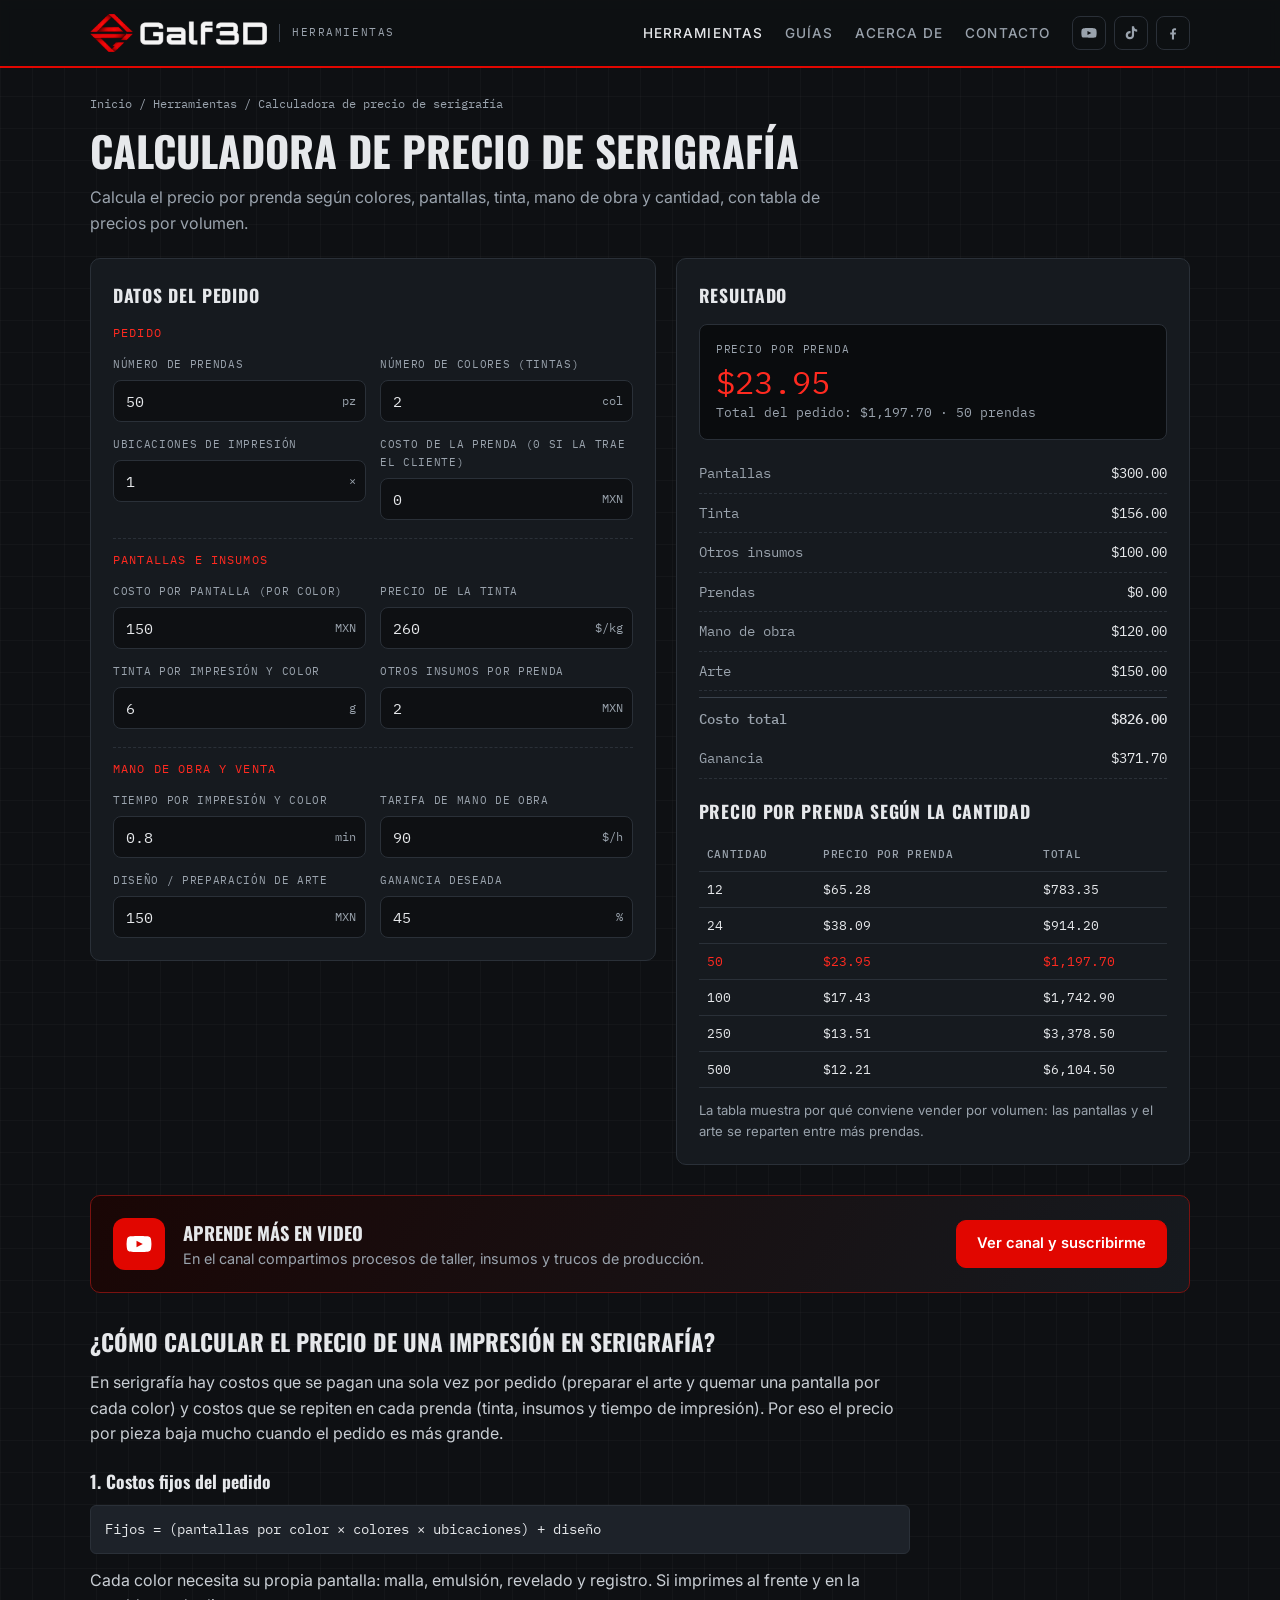
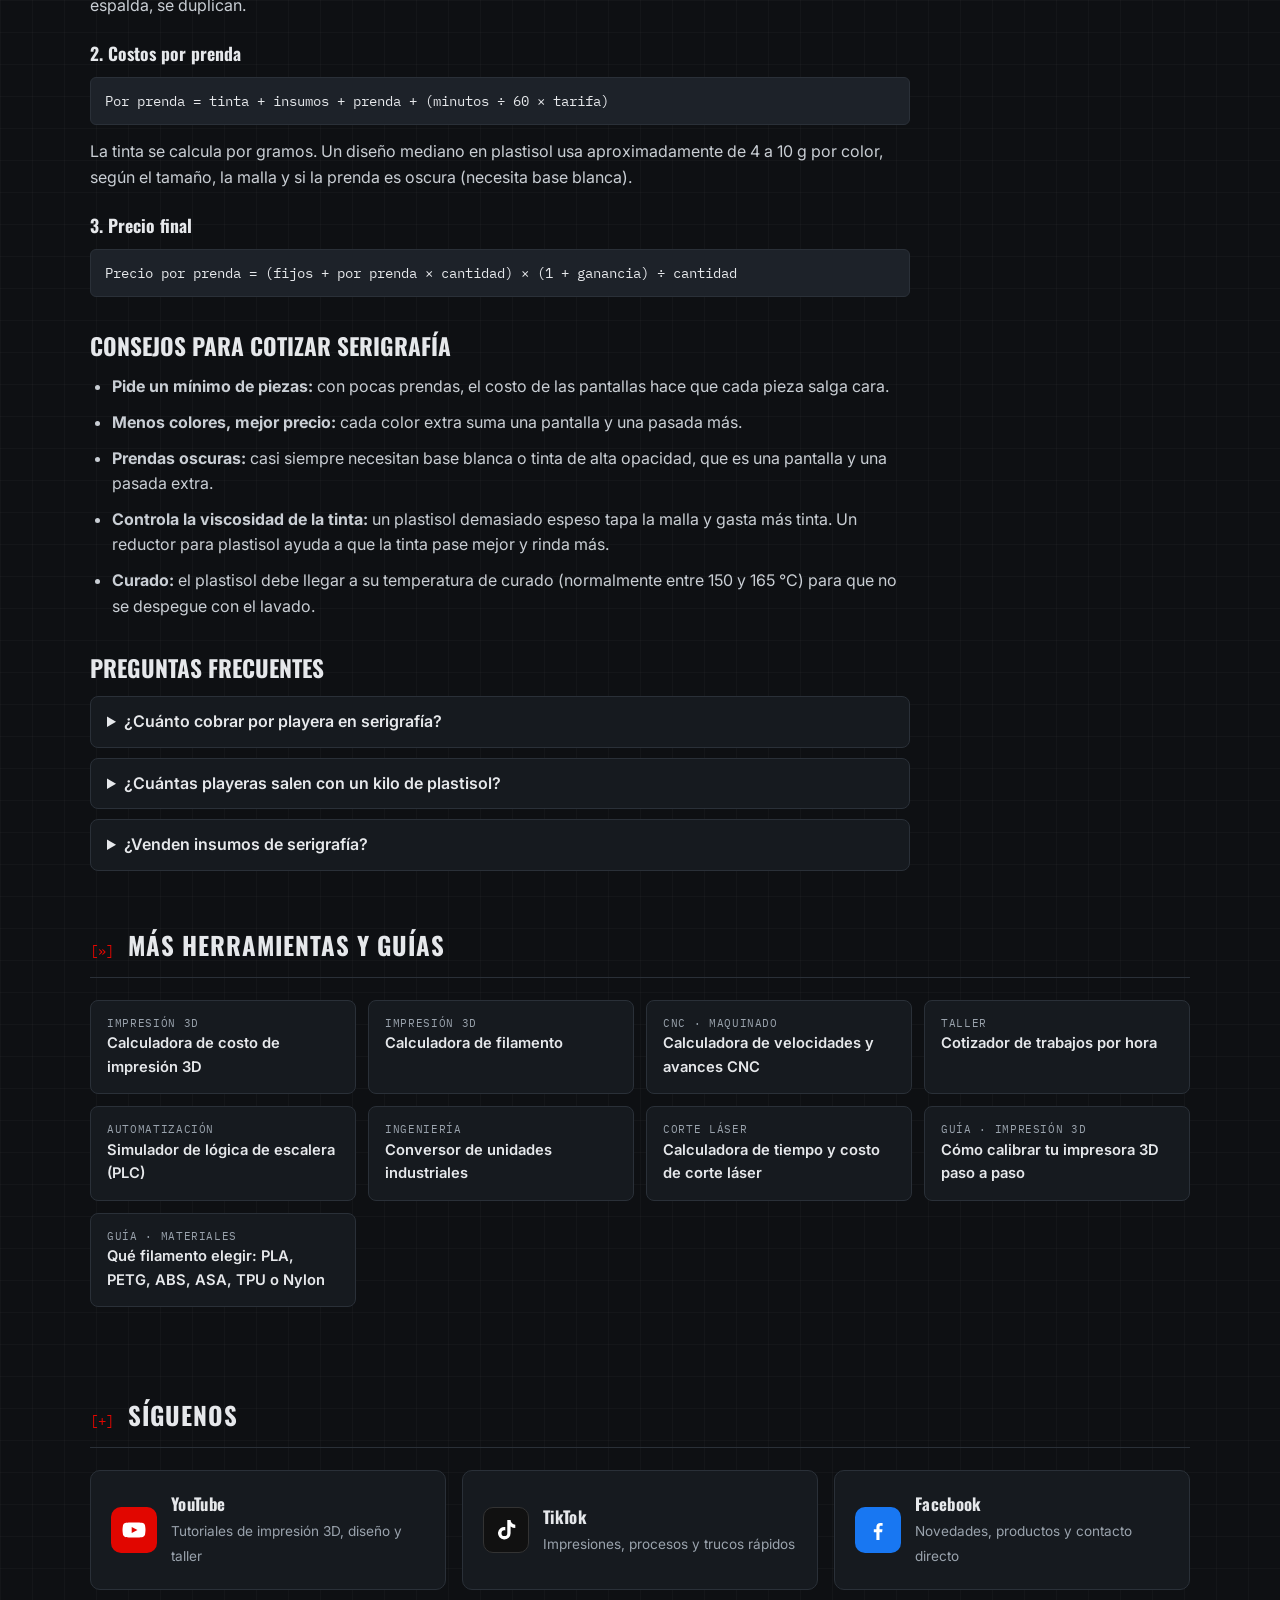
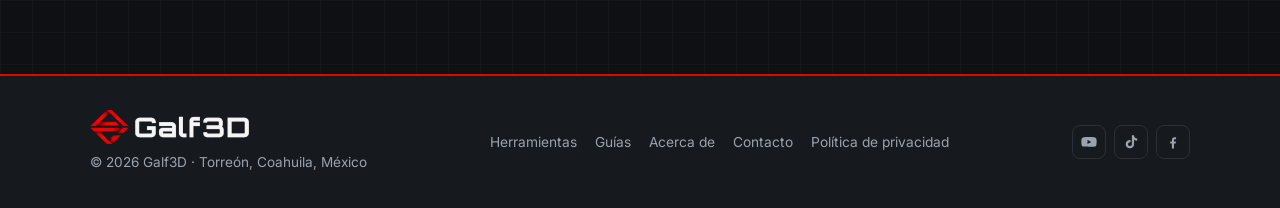
<file: herramientas/precio-serigrafia.html>
<!DOCTYPE html>
<html lang="es">
<head>
<meta charset="UTF-8">
<meta name="viewport" content="width=device-width, initial-scale=1.0">
<title>Calculadora de precio de serigrafía por prenda | Galf3D</title>
<meta name="description" content="Calcula cuánto cobrar por playera en serigrafía: pantallas por color, tinta plastisol por gramo, insumos, mano de obra, diseño y ganancia, con precios por volumen.">
<link rel="canonical" href="https://galf3d.github.io/herramientas/precio-serigrafia.html">
<meta property="og:title" content="Calculadora de precio de serigrafía por prenda | Galf3D">
<meta property="og:description" content="Calcula cuánto cobrar por playera en serigrafía: pantallas por color, tinta plastisol por gramo, insumos, mano de obra, diseño y ganancia, con precios por volumen.">
<meta property="og:type" content="website">
<meta property="og:url" content="https://galf3d.github.io/herramientas/precio-serigrafia.html">
<meta property="og:image" content="https://galf3d.github.io/assets/og-galf3d.png">
<meta name="theme-color" content="#0e1013">
<meta name="google-adsense-account" content="ca-pub-5276754663237702">
<script async src="https://pagead2.googlesyndication.com/pagead/js/adsbygoogle.js?client=ca-pub-5276754663237702" crossorigin="anonymous"></script>
<link rel="icon" href="../favicon.ico" sizes="any">
<link rel="icon" type="image/png" sizes="32x32" href="../favicon-32.png">
<link rel="apple-touch-icon" href="../apple-touch-icon.png">
<link rel="manifest" href="../site.webmanifest">
<link rel="preconnect" href="https://fonts.googleapis.com">
<link rel="preconnect" href="https://fonts.gstatic.com" crossorigin>
<link href="https://fonts.googleapis.com/css2?family=Oswald:wght@500;600;700&family=Inter:wght@400;500;600&family=IBM+Plex+Mono:wght@400;500&display=swap" rel="stylesheet">
<link rel="stylesheet" href="../assets/style.css">
<script type="application/ld+json">{"@context": "https://schema.org", "@type": "WebApplication", "name": "Calculadora de precio de serigrafía", "url": "https://galf3d.github.io/herramientas/precio-serigrafia.html", "applicationCategory": "UtilityApplication", "operatingSystem": "Web", "offers": {"@type": "Offer", "price": "0", "priceCurrency": "MXN"}, "publisher": {"@type": "Organization", "name": "Galf3D"}}</script>
</head>
<body>
<header class="site">
  <div class="wrap nav">
    <a href="../index.html" class="brand"><img src="../assets/logo-horizontal-blanco.png" alt="Galf3D" style="height:38px;width:auto"><span class="sub">HERRAMIENTAS</span></a>
    <ul class="nav-links" id="navLinks">
      <li><a href="../index.html#herramientas" class="on">Herramientas</a></li>
      <li><a href="../index.html#guias">Guías</a></li>
      <li><a href="../index.html#acerca">Acerca de</a></li>
      <li><a href="../index.html#contacto">Contacto</a></li>
      <li class="nav-social">
        <a class="soc" href="https://www.youtube.com/@Galf3D24" target="_blank" rel="noopener" aria-label="YouTube Galf3D"><svg viewBox="0 0 24 24" fill="currentColor"><path d="M23 7.2a3 3 0 0 0-2.1-2.1C19 4.6 12 4.6 12 4.6s-7 0-8.9.5A3 3 0 0 0 1 7.2 31 31 0 0 0 .5 12a31 31 0 0 0 .5 4.8 3 3 0 0 0 2.1 2.1c1.9.5 8.9.5 8.9.5s7 0 8.9-.5a3 3 0 0 0 2.1-2.1 31 31 0 0 0 .5-4.8 31 31 0 0 0-.5-4.8zM9.7 15.1V8.9l5.8 3.1-5.8 3.1z"/></svg></a>
        <a class="soc" href="https://www.tiktok.com/@galf3d024" target="_blank" rel="noopener" aria-label="TikTok Galf3D"><svg viewBox="0 0 24 24" fill="currentColor"><path d="M16.6 2h-3.3v13.2a2.9 2.9 0 1 1-2.9-2.9c.3 0 .6 0 .9.1V9a6.3 6.3 0 1 0 5.3 6.2V8.6a8.1 8.1 0 0 0 4.7 1.5V6.8a4.8 4.8 0 0 1-4.7-4.8z"/></svg></a>
        <a class="soc" href="https://www.facebook.com/Galf3D24" target="_blank" rel="noopener" aria-label="Facebook Galf3D"><svg viewBox="0 0 24 24" fill="currentColor"><path d="M13.5 21.9v-7.7h2.6l.4-3h-3V9.3c0-.9.3-1.5 1.5-1.5h1.6V5.1c-.3 0-1.2-.1-2.3-.1-2.3 0-3.9 1.4-3.9 4v2.2H7.8v3h2.6v7.7h3.1z"/></svg></a>
      </li>
    </ul>
    <button class="burger" id="burger" aria-label="Abrir menú"><svg viewBox="0 0 24 24" width="20" height="20" fill="none" stroke="currentColor" stroke-width="2"><path d="M3 6h18M3 12h18M3 18h18"/></svg></button>
  </div>
</header><main>
<div class="wrap">
  <nav class="crumbs"><a href="../index.html">Inicio</a> / <a href="../index.html#herramientas">Herramientas</a> / Calculadora de precio de serigrafía</nav>
  <div class="tool-head"><h1>Calculadora de precio de serigrafía</h1><p>Calcula el precio por prenda según colores, pantallas, tinta, mano de obra y cantidad, con tabla de precios por volumen.</p></div>
  <div class="tool">
  <div class="panel">
    <h2>Datos del pedido</h2>
    <div class="fields">
      <div class="group-title">Pedido</div>
      <div><label for="prendas">Número de prendas</label><div class="unit-in"><input id="prendas" type="number" min="1" step="1" value="50"><span>pz</span></div></div>
      <div><label for="colores">Número de colores (tintas)</label><div class="unit-in"><input id="colores" type="number" min="1" max="12" step="1" value="2"><span>col</span></div></div>
      <div><label for="ubic">Ubicaciones de impresión</label><div class="unit-in"><input id="ubic" type="number" min="1" step="1" value="1"><span>×</span></div></div>
      <div><label for="prenda">Costo de la prenda (0 si la trae el cliente)</label><div class="unit-in"><input id="prenda" type="number" min="0" step="5" value="0"><span>MXN</span></div></div>

      <div class="group-title">Pantallas e insumos</div>
      <div><label for="pantalla">Costo por pantalla (por color)</label><div class="unit-in"><input id="pantalla" type="number" min="0" step="10" value="150"><span>MXN</span></div></div>
      <div><label for="tinta">Precio de la tinta</label><div class="unit-in"><input id="tinta" type="number" min="0" step="10" value="260"><span>$/kg</span></div></div>
      <div><label for="gramos">Tinta por impresión y color</label><div class="unit-in"><input id="gramos" type="number" min="0" step="0.5" value="6"><span>g</span></div></div>
      <div><label for="otros">Otros insumos por prenda</label><div class="unit-in"><input id="otros" type="number" min="0" step="0.5" value="2"><span>MXN</span></div></div>

      <div class="group-title">Mano de obra y venta</div>
      <div><label for="tImp">Tiempo por impresión y color</label><div class="unit-in"><input id="tImp" type="number" min="0" step="0.1" value="0.8"><span>min</span></div></div>
      <div><label for="tarifa">Tarifa de mano de obra</label><div class="unit-in"><input id="tarifa" type="number" min="0" step="5" value="90"><span>$/h</span></div></div>
      <div><label for="arte">Diseño / preparación de arte</label><div class="unit-in"><input id="arte" type="number" min="0" step="10" value="150"><span>MXN</span></div></div>
      <div><label for="margen">Ganancia deseada</label><div class="unit-in"><input id="margen" type="number" min="0" step="1" value="45"><span>%</span></div></div>
    </div>
  </div>
  <div class="panel">
    <h2>Resultado</h2>
    <div class="readout"><div class="lbl">Precio por prenda</div><div class="big red" id="rPz">$0.00</div><div class="small" id="rTot">Total: $0.00</div></div>
    <ul class="rows">
      <li><span>Pantallas</span><span id="rPant">$0.00</span></li>
      <li><span>Tinta</span><span id="rTinta">$0.00</span></li>
      <li><span>Otros insumos</span><span id="rOtros">$0.00</span></li>
      <li><span>Prendas</span><span id="rPrendas">$0.00</span></li>
      <li><span>Mano de obra</span><span id="rMO">$0.00</span></li>
      <li><span>Arte</span><span id="rArte">$0.00</span></li>
      <li class="total"><span>Costo total</span><span id="rCosto">$0.00</span></li>
      <li><span>Ganancia</span><span id="rGan">$0.00</span></li>
    </ul>
    <h3 style="margin-top:18px">Precio por prenda según la cantidad</h3>
    <table class="tbl" id="tbl"></table>
    <p class="note">La tabla muestra por qué conviene vender por volumen: las pantallas y el arte se reparten entre más prendas.</p>
  </div>
</div>

  <div class="cta-video no-print">
  <div class="ic"><svg viewBox="0 0 24 24" fill="currentColor"><path d="M23 7.2a3 3 0 0 0-2.1-2.1C19 4.6 12 4.6 12 4.6s-7 0-8.9.5A3 3 0 0 0 1 7.2 31 31 0 0 0 .5 12a31 31 0 0 0 .5 4.8 3 3 0 0 0 2.1 2.1c1.9.5 8.9.5 8.9.5s7 0 8.9-.5a3 3 0 0 0 2.1-2.1 31 31 0 0 0 .5-4.8 31 31 0 0 0-.5-4.8zM9.7 15.1V8.9l5.8 3.1-5.8 3.1z"/></svg></div>
  <div><h3>Aprende más en video</h3><p>En el canal compartimos procesos de taller, insumos y trucos de producción.</p></div>
  <a class="btn btn-primary" href="https://www.youtube.com/@Galf3D24?sub_confirmation=1" target="_blank" rel="noopener">Ver canal y suscribirme</a>
</div>
  <article class="guide">
<h2>¿Cómo calcular el precio de una impresión en serigrafía?</h2>
<p>En serigrafía hay costos que se pagan una sola vez por pedido (preparar el arte y quemar una pantalla por cada color) y costos que se repiten en cada prenda (tinta, insumos y tiempo de impresión). Por eso el precio por pieza baja mucho cuando el pedido es más grande.</p>
<h3>1. Costos fijos del pedido</h3>
<span class="formula">Fijos = (pantallas por color × colores × ubicaciones) + diseño</span>
<p>Cada color necesita su propia pantalla: malla, emulsión, revelado y registro. Si imprimes al frente y en la espalda, se duplican.</p>
<h3>2. Costos por prenda</h3>
<span class="formula">Por prenda = tinta + insumos + prenda + (minutos ÷ 60 × tarifa)</span>
<p>La tinta se calcula por gramos. Un diseño mediano en plastisol usa aproximadamente de 4 a 10 g por color, según el tamaño, la malla y si la prenda es oscura (necesita base blanca).</p>
<h3>3. Precio final</h3>
<span class="formula">Precio por prenda = (fijos + por prenda × cantidad) × (1 + ganancia) ÷ cantidad</span>
<h2>Consejos para cotizar serigrafía</h2>
<ul>
  <li><strong>Pide un mínimo de piezas:</strong> con pocas prendas, el costo de las pantallas hace que cada pieza salga cara.</li>
  <li><strong>Menos colores, mejor precio:</strong> cada color extra suma una pantalla y una pasada más.</li>
  <li><strong>Prendas oscuras:</strong> casi siempre necesitan base blanca o tinta de alta opacidad, que es una pantalla y una pasada extra.</li>
  <li><strong>Controla la viscosidad de la tinta:</strong> un plastisol demasiado espeso tapa la malla y gasta más tinta. Un reductor para plastisol ayuda a que la tinta pase mejor y rinda más.</li>
  <li><strong>Curado:</strong> el plastisol debe llegar a su temperatura de curado (normalmente entre 150 y 165 °C) para que no se despegue con el lavado.</li>
</ul>
<h2>Preguntas frecuentes</h2>
<details class="faq"><summary>¿Cuánto cobrar por playera en serigrafía?</summary><p>Depende de la cantidad, los colores y si la prenda va incluida. Con esta calculadora puedes ver cómo cambia el precio por pieza según el volumen y ajustar tus precios por escala.</p></details>
<details class="faq"><summary>¿Cuántas playeras salen con un kilo de plastisol?</summary><p>Con unos 6 g por impresión de un color, un kilo alcanza para unas 160 impresiones. En diseños grandes o en prendas oscuras rinde menos.</p></details>
<details class="faq"><summary>¿Venden insumos de serigrafía?</summary><p>Sí. En Galf3D manejamos reductores e insumos para serigrafía. Escríbenos por Facebook para precios y disponibilidad.</p></details>
</article>
</div>
<section class="no-print"><div class="wrap"><div class="sec-head"><span class="code">[»]</span><h2>Más herramientas y guías</h2></div><div class="related"><a href="costo-impresion-3d.html"><small>IMPRESIÓN 3D</small>Calculadora de costo de impresión 3D</a><a href="calculadora-filamento.html"><small>IMPRESIÓN 3D</small>Calculadora de filamento</a><a href="velocidades-avances-cnc.html"><small>CNC · MAQUINADO</small>Calculadora de velocidades y avances CNC</a><a href="cotizador-por-hora.html"><small>TALLER</small>Cotizador de trabajos por hora</a><a href="simulador-plc-ladder.html"><small>AUTOMATIZACIÓN</small>Simulador de lógica de escalera (PLC)</a><a href="conversor-unidades.html"><small>INGENIERÍA</small>Conversor de unidades industriales</a><a href="costo-corte-laser.html"><small>CORTE LÁSER</small>Calculadora de tiempo y costo de corte láser</a><a href="../guias/calibrar-impresora-3d.html"><small>GUÍA · IMPRESIÓN 3D</small>Cómo calibrar tu impresora 3D paso a paso</a><a href="../guias/que-filamento-elegir.html"><small>GUÍA · MATERIALES</small>Qué filamento elegir: PLA, PETG, ABS, ASA, TPU o Nylon</a></div></div></section>
<section class="no-print">
  <div class="wrap">
    <div class="sec-head"><span class="code">[+]</span><h2>Síguenos</h2></div>
    <div class="follow">
      <a href="https://www.youtube.com/@Galf3D24?sub_confirmation=1" target="_blank" rel="noopener"><div class="ico yt"><svg viewBox="0 0 24 24" fill="currentColor"><path d="M23 7.2a3 3 0 0 0-2.1-2.1C19 4.6 12 4.6 12 4.6s-7 0-8.9.5A3 3 0 0 0 1 7.2 31 31 0 0 0 .5 12a31 31 0 0 0 .5 4.8 3 3 0 0 0 2.1 2.1c1.9.5 8.9.5 8.9.5s7 0 8.9-.5a3 3 0 0 0 2.1-2.1 31 31 0 0 0 .5-4.8 31 31 0 0 0-.5-4.8zM9.7 15.1V8.9l5.8 3.1-5.8 3.1z"/></svg></div><div><strong>YouTube</strong><span>Tutoriales de impresión 3D, diseño y taller</span></div></a>
      <a href="https://www.tiktok.com/@galf3d024" target="_blank" rel="noopener"><div class="ico tt"><svg viewBox="0 0 24 24" fill="currentColor"><path d="M16.6 2h-3.3v13.2a2.9 2.9 0 1 1-2.9-2.9c.3 0 .6 0 .9.1V9a6.3 6.3 0 1 0 5.3 6.2V8.6a8.1 8.1 0 0 0 4.7 1.5V6.8a4.8 4.8 0 0 1-4.7-4.8z"/></svg></div><div><strong>TikTok</strong><span>Impresiones, procesos y trucos rápidos</span></div></a>
      <a href="https://www.facebook.com/Galf3D24" target="_blank" rel="noopener"><div class="ico fb"><svg viewBox="0 0 24 24" fill="currentColor"><path d="M13.5 21.9v-7.7h2.6l.4-3h-3V9.3c0-.9.3-1.5 1.5-1.5h1.6V5.1c-.3 0-1.2-.1-2.3-.1-2.3 0-3.9 1.4-3.9 4v2.2H7.8v3h2.6v7.7h3.1z"/></svg></div><div><strong>Facebook</strong><span>Novedades, productos y contacto directo</span></div></a>
    </div>
  </div>
</section>
</main>
<footer class="site">
  <div class="wrap foot">
    <div>
      <img src="../assets/logo-horizontal-blanco.png" alt="Galf3D" style="height:34px;width:auto">
      <p>© <span id="year">2026</span> Galf3D · Torreón, Coahuila, México</p>
    </div>
    <ul>
      <li><a href="../index.html#herramientas">Herramientas</a></li>
      <li><a href="../index.html#guias">Guías</a></li>
      <li><a href="../index.html#acerca">Acerca de</a></li>
      <li><a href="../index.html#contacto">Contacto</a></li>
      <li><a href="../privacidad.html">Política de privacidad</a></li>
    </ul>
    <div class="nav-social" style="display:flex">
      <a class="soc" href="https://www.youtube.com/@Galf3D24" target="_blank" rel="noopener" aria-label="YouTube"><svg viewBox="0 0 24 24" fill="currentColor"><path d="M23 7.2a3 3 0 0 0-2.1-2.1C19 4.6 12 4.6 12 4.6s-7 0-8.9.5A3 3 0 0 0 1 7.2 31 31 0 0 0 .5 12a31 31 0 0 0 .5 4.8 3 3 0 0 0 2.1 2.1c1.9.5 8.9.5 8.9.5s7 0 8.9-.5a3 3 0 0 0 2.1-2.1 31 31 0 0 0 .5-4.8 31 31 0 0 0-.5-4.8zM9.7 15.1V8.9l5.8 3.1-5.8 3.1z"/></svg></a>
      <a class="soc" href="https://www.tiktok.com/@galf3d024" target="_blank" rel="noopener" aria-label="TikTok"><svg viewBox="0 0 24 24" fill="currentColor"><path d="M16.6 2h-3.3v13.2a2.9 2.9 0 1 1-2.9-2.9c.3 0 .6 0 .9.1V9a6.3 6.3 0 1 0 5.3 6.2V8.6a8.1 8.1 0 0 0 4.7 1.5V6.8a4.8 4.8 0 0 1-4.7-4.8z"/></svg></a>
      <a class="soc" href="https://www.facebook.com/Galf3D24" target="_blank" rel="noopener" aria-label="Facebook"><svg viewBox="0 0 24 24" fill="currentColor"><path d="M13.5 21.9v-7.7h2.6l.4-3h-3V9.3c0-.9.3-1.5 1.5-1.5h1.6V5.1c-.3 0-1.2-.1-2.3-.1-2.3 0-3.9 1.4-3.9 4v2.2H7.8v3h2.6v7.7h3.1z"/></svg></a>
    </div>
  </div>
</footer>
<script src="../assets/site.js"></script>
<script>
function cost(q){
  var n=G3.num, c=Math.max(1,n('colores')), u=Math.max(1,n('ubic'));
  var pant=n('pantalla')*c*u, arte=n('arte');
  var tinta=n('tinta')/1000*n('gramos')*c*u*q, otros=n('otros')*q, prendas=n('prenda')*q;
  var mo=n('tImp')*c*u/60*n('tarifa')*q;
  var costo=pant+arte+tinta+otros+prendas+mo;
  return {pant:pant,arte:arte,tinta:tinta,otros:otros,prendas:prendas,mo:mo,costo:costo,precio:costo*(1+n('margen')/100)};
}
function calc(){
  var q=Math.max(1,G3.num('prendas')), r=cost(q), s=function(id,v){document.getElementById(id).textContent=G3.mxn(v);};
  s('rPant',r.pant);s('rTinta',r.tinta);s('rOtros',r.otros);s('rPrendas',r.prendas);s('rMO',r.mo);s('rArte',r.arte);s('rCosto',r.costo);s('rGan',r.precio-r.costo);
  s('rPz',r.precio/q); document.getElementById('rTot').textContent='Total del pedido: '+G3.mxn(r.precio)+' · '+G3.fmt(q)+' prendas';
  var qs=[12,24,50,100,250,500];
  document.getElementById('tbl').innerHTML='<tr><th>Cantidad</th><th>Precio por prenda</th><th>Total</th></tr>'+qs.map(function(x){var k=cost(x);return '<tr'+(x===q?' style="color:var(--red-2)"':'')+'><td>'+x+'</td><td>'+G3.mxn(k.precio/x)+'</td><td>'+G3.mxn(k.precio)+'</td></tr>';}).join('');
}
G3.watch(['prendas','colores','ubic','prenda','pantalla','tinta','gramos','otros','tImp','tarifa','arte','margen'],calc);
</script>
</body></html>
</file>
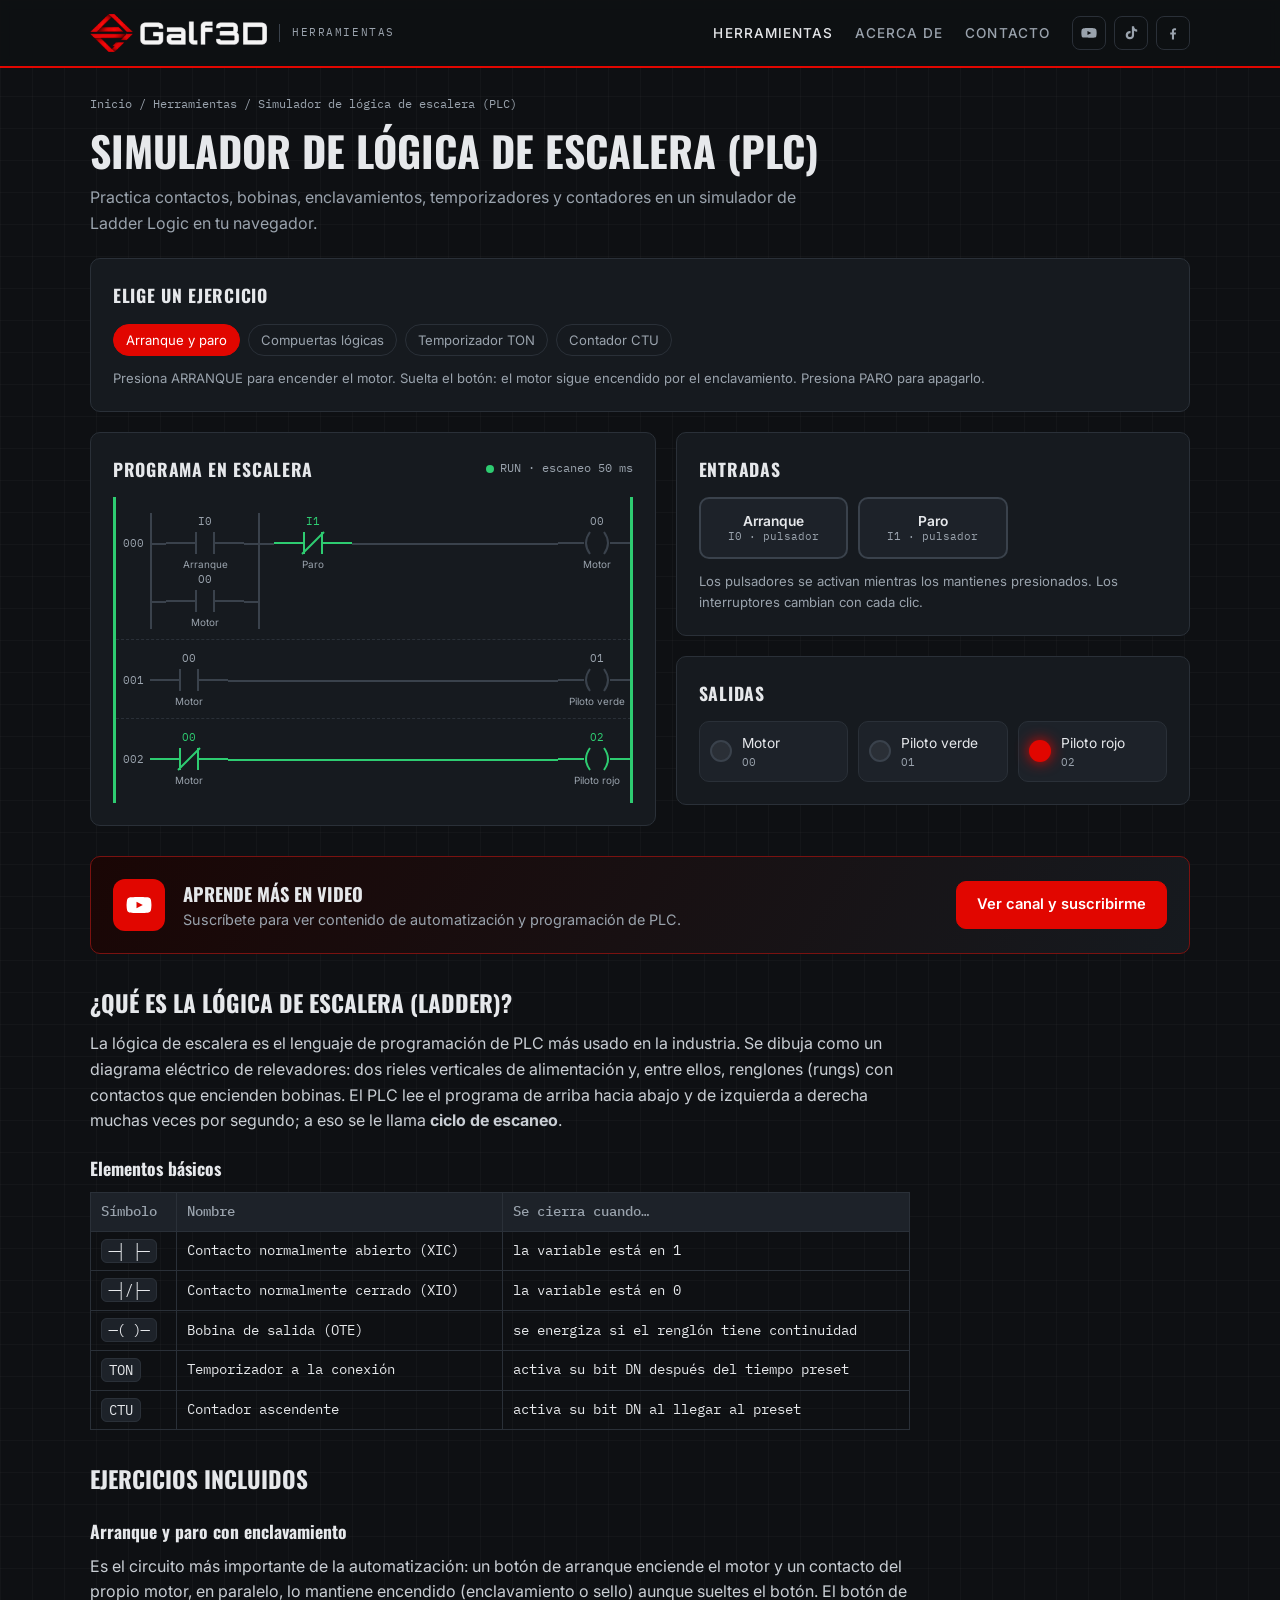
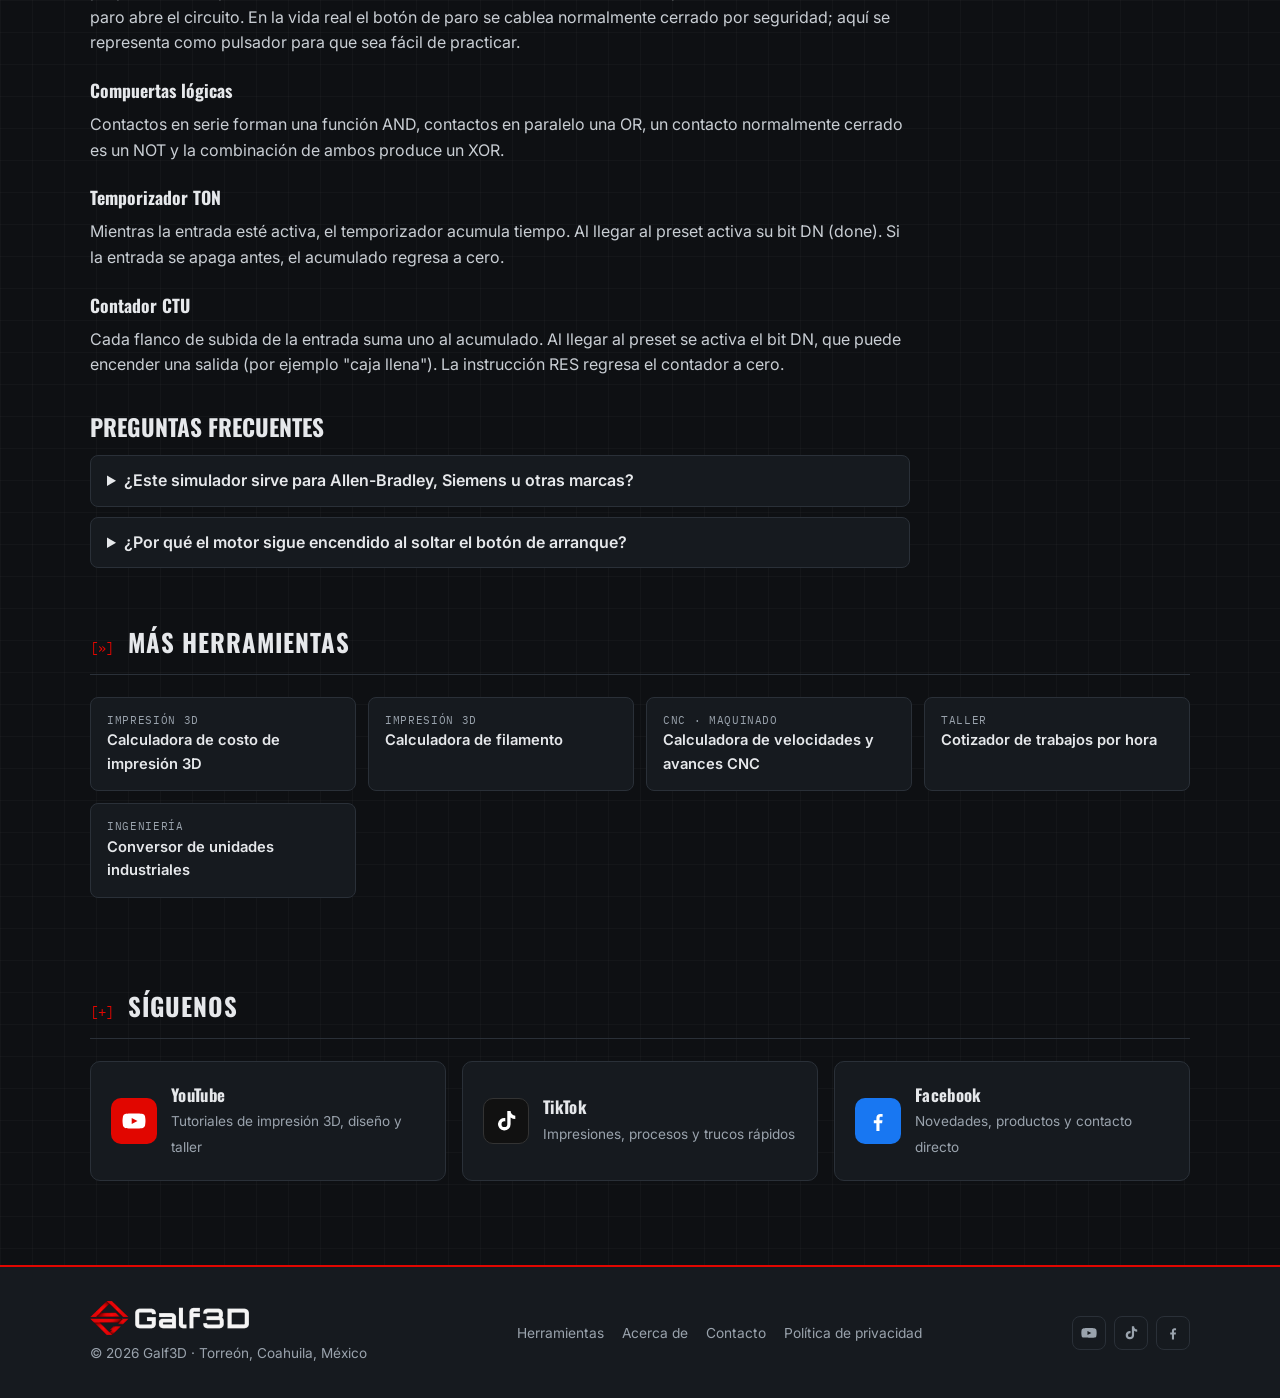
<file: herramientas/simulador-plc-ladder.html>
<!DOCTYPE html>
<html lang="es">
<head>
<meta charset="UTF-8">
<meta name="viewport" content="width=device-width, initial-scale=1.0">
<title>Simulador PLC Ladder en línea gratis (escalera) | Galf3D</title>
<meta name="description" content="Simulador de lógica de escalera (Ladder) para aprender PLC: contactos NA y NC, bobinas, arranque y paro con enclavamiento, temporizador TON y contador CTU.">
<link rel="canonical" href="https://galf3d.github.io/herramientas/simulador-plc-ladder.html">
<meta property="og:title" content="Simulador PLC Ladder en línea gratis (escalera) | Galf3D">
<meta property="og:description" content="Simulador de lógica de escalera (Ladder) para aprender PLC: contactos NA y NC, bobinas, arranque y paro con enclavamiento, temporizador TON y contador CTU.">
<meta property="og:type" content="website">
<meta property="og:url" content="https://galf3d.github.io/herramientas/simulador-plc-ladder.html">
<meta property="og:image" content="https://galf3d.github.io/assets/og-galf3d.png">
<meta name="theme-color" content="#0e1013">
<meta name="google-adsense-account" content="ca-pub-5276754663237702">
<script async src="https://pagead2.googlesyndication.com/pagead/js/adsbygoogle.js?client=ca-pub-5276754663237702" crossorigin="anonymous"></script>
<link rel="icon" href="../favicon.ico" sizes="any">
<link rel="icon" type="image/png" sizes="32x32" href="../favicon-32.png">
<link rel="apple-touch-icon" href="../apple-touch-icon.png">
<link rel="manifest" href="../site.webmanifest">
<link rel="preconnect" href="https://fonts.googleapis.com">
<link rel="preconnect" href="https://fonts.gstatic.com" crossorigin>
<link href="https://fonts.googleapis.com/css2?family=Oswald:wght@500;600;700&family=Inter:wght@400;500;600&family=IBM+Plex+Mono:wght@400;500&display=swap" rel="stylesheet">
<link rel="stylesheet" href="../assets/style.css">
<script type="application/ld+json">{"@context": "https://schema.org", "@type": "WebApplication", "name": "Simulador de lógica de escalera (PLC)", "url": "https://galf3d.github.io/herramientas/simulador-plc-ladder.html", "applicationCategory": "UtilityApplication", "operatingSystem": "Web", "offers": {"@type": "Offer", "price": "0", "priceCurrency": "MXN"}, "publisher": {"@type": "Organization", "name": "Galf3D"}}</script>
</head>
<body>
<header class="site">
  <div class="wrap nav">
    <a href="../index.html" class="brand"><img src="../assets/logo-horizontal-blanco.png" alt="Galf3D" style="height:38px;width:auto"><span class="sub">HERRAMIENTAS</span></a>
    <ul class="nav-links" id="navLinks">
      <li><a href="../index.html#herramientas" class="on">Herramientas</a></li>
      <li><a href="../index.html#acerca">Acerca de</a></li>
      <li><a href="../index.html#contacto">Contacto</a></li>
      <li class="nav-social">
        <a class="soc" href="https://www.youtube.com/@Galf3D24" target="_blank" rel="noopener" aria-label="YouTube Galf3D"><svg viewBox="0 0 24 24" fill="currentColor"><path d="M23 7.2a3 3 0 0 0-2.1-2.1C19 4.6 12 4.6 12 4.6s-7 0-8.9.5A3 3 0 0 0 1 7.2 31 31 0 0 0 .5 12a31 31 0 0 0 .5 4.8 3 3 0 0 0 2.1 2.1c1.9.5 8.9.5 8.9.5s7 0 8.9-.5a3 3 0 0 0 2.1-2.1 31 31 0 0 0 .5-4.8 31 31 0 0 0-.5-4.8zM9.7 15.1V8.9l5.8 3.1-5.8 3.1z"/></svg></a>
        <a class="soc" href="https://www.tiktok.com/@galf3d024" target="_blank" rel="noopener" aria-label="TikTok Galf3D"><svg viewBox="0 0 24 24" fill="currentColor"><path d="M16.6 2h-3.3v13.2a2.9 2.9 0 1 1-2.9-2.9c.3 0 .6 0 .9.1V9a6.3 6.3 0 1 0 5.3 6.2V8.6a8.1 8.1 0 0 0 4.7 1.5V6.8a4.8 4.8 0 0 1-4.7-4.8z"/></svg></a>
        <a class="soc" href="https://www.facebook.com/Galf3D24" target="_blank" rel="noopener" aria-label="Facebook Galf3D"><svg viewBox="0 0 24 24" fill="currentColor"><path d="M13.5 21.9v-7.7h2.6l.4-3h-3V9.3c0-.9.3-1.5 1.5-1.5h1.6V5.1c-.3 0-1.2-.1-2.3-.1-2.3 0-3.9 1.4-3.9 4v2.2H7.8v3h2.6v7.7h3.1z"/></svg></a>
      </li>
    </ul>
    <button class="burger" id="burger" aria-label="Abrir menú"><svg viewBox="0 0 24 24" width="20" height="20" fill="none" stroke="currentColor" stroke-width="2"><path d="M3 6h18M3 12h18M3 18h18"/></svg></button>
  </div>
</header><main>
<div class="wrap">
  <nav class="crumbs"><a href="../index.html">Inicio</a> / <a href="../index.html#herramientas">Herramientas</a> / Simulador de lógica de escalera (PLC)</nav>
  <div class="tool-head"><h1>Simulador de lógica de escalera (PLC)</h1><p>Practica contactos, bobinas, enclavamientos, temporizadores y contadores en un simulador de Ladder Logic en tu navegador.</p></div>
  <style>
.ladder{border-left:3px solid var(--line-2);border-right:3px solid var(--line-2);padding:6px 0;overflow-x:auto}
.ladder.run{border-color:var(--ok)}
.rung{display:flex;align-items:flex-start;min-width:520px;padding:10px 0;border-bottom:1px dashed var(--line)}
.rung:last-child{border-bottom:none}
.rn{font-family:var(--mono);font-size:.7rem;color:var(--muted);width:34px;text-align:center;padding-top:22px;flex-shrink:0}
.ser{display:flex;align-items:flex-start;flex:1}
.rung>.ser{flex:0 0 auto}
.wire{flex:1;min-width:14px;height:2px;background:var(--line-2);margin-top:30px}
.wire.on{background:var(--ok)}
.par{display:flex;flex-direction:column;border-left:2px solid var(--line-2);border-right:2px solid var(--line-2)}
.par.on{border-color:var(--ok)}
.br{display:flex;align-items:flex-start}
.el{display:flex;flex-direction:column;align-items:center;width:78px;flex-shrink:0}
.el .tg{font-family:var(--mono);font-size:.68rem;color:var(--muted);height:16px;white-space:nowrap}
.el .lb{font-size:.62rem;color:var(--muted);height:14px;white-space:nowrap;overflow:hidden;max-width:78px;text-overflow:ellipsis}
.el svg{width:78px;height:28px;stroke:var(--line-2);stroke-width:2;fill:none}
.el.on svg{stroke:var(--ok)}
.el.on .tg{color:var(--ok)}
.box{border:2px solid var(--line-2);border-radius:6px;padding:6px 8px;font-family:var(--mono);font-size:.7rem;min-width:118px;margin-top:8px;background:var(--bg)}
.box.on{border-color:var(--ok)}
.box b{color:var(--text);display:block;font-weight:500}
.box .dn{color:var(--muted)}.box .dn.on{color:var(--ok)}
.io-grid{display:grid;grid-template-columns:repeat(auto-fill,minmax(140px,1fr));gap:10px}
.pb{padding:14px 10px;border-radius:10px;border:2px solid var(--line-2);background:var(--panel-2);color:var(--text);cursor:pointer;font-family:inherit;font-weight:600;font-size:.86rem;user-select:none;touch-action:none}
.pb small{display:block;font-family:var(--mono);font-size:.66rem;color:var(--muted);font-weight:400}
.pb.on{border-color:var(--ok);background:#0f2a1a}
.lamp{display:flex;align-items:center;gap:10px;padding:10px;border:1px solid var(--line);border-radius:10px;background:var(--panel-2);font-size:.86rem}
.lamp i{width:22px;height:22px;border-radius:50%;background:#2a2f36;border:2px solid #3a424c;flex-shrink:0}
.lamp.on i{background:var(--lc,var(--ok));box-shadow:0 0 14px var(--lc,var(--ok));border-color:transparent}
.lamp small{display:block;font-family:var(--mono);font-size:.66rem;color:var(--muted)}
</style>
<div class="panel" style="margin-bottom:20px">
  <h2>Elige un ejercicio</h2>
  <div class="toggle-row" id="progs"></div>
  <p class="note" id="pdesc" style="margin-top:12px"></p>
</div>
<div class="tool">
  <div class="panel">
    <div class="panel-title"><h2>Programa en escalera</h2><span class="state"><span class="dot"></span>RUN · escaneo 50 ms</span></div>
    <div class="ladder run" id="ladder"></div>
  </div>
  <div>
    <div class="panel" style="margin-bottom:20px">
      <h2>Entradas</h2>
      <div class="io-grid" id="ins"></div>
      <p class="note">Los pulsadores se activan mientras los mantienes presionados. Los interruptores cambian con cada clic.</p>
    </div>
    <div class="panel">
      <h2>Salidas</h2>
      <div class="io-grid" id="outs"></div>
    </div>
  </div>
</div>

  <div class="cta-video no-print">
  <div class="ic"><svg viewBox="0 0 24 24" fill="currentColor"><path d="M23 7.2a3 3 0 0 0-2.1-2.1C19 4.6 12 4.6 12 4.6s-7 0-8.9.5A3 3 0 0 0 1 7.2 31 31 0 0 0 .5 12a31 31 0 0 0 .5 4.8 3 3 0 0 0 2.1 2.1c1.9.5 8.9.5 8.9.5s7 0 8.9-.5a3 3 0 0 0 2.1-2.1 31 31 0 0 0 .5-4.8 31 31 0 0 0-.5-4.8zM9.7 15.1V8.9l5.8 3.1-5.8 3.1z"/></svg></div>
  <div><h3>Aprende más en video</h3><p>Suscríbete para ver contenido de automatización y programación de PLC.</p></div>
  <a class="btn btn-primary" href="https://www.youtube.com/@Galf3D24?sub_confirmation=1" target="_blank" rel="noopener">Ver canal y suscribirme</a>
</div>
  <article class="guide">
<h2>¿Qué es la lógica de escalera (Ladder)?</h2>
<p>La lógica de escalera es el lenguaje de programación de PLC más usado en la industria. Se dibuja como un diagrama eléctrico de relevadores: dos rieles verticales de alimentación y, entre ellos, renglones (rungs) con contactos que encienden bobinas. El PLC lee el programa de arriba hacia abajo y de izquierda a derecha muchas veces por segundo; a eso se le llama <strong>ciclo de escaneo</strong>.</p>
<h3>Elementos básicos</h3>
<table>
  <tr><th>Símbolo</th><th>Nombre</th><th>Se cierra cuando…</th></tr>
  <tr><td><code>─┤ ├─</code></td><td>Contacto normalmente abierto (XIC)</td><td>la variable está en 1</td></tr>
  <tr><td><code>─┤/├─</code></td><td>Contacto normalmente cerrado (XIO)</td><td>la variable está en 0</td></tr>
  <tr><td><code>─( )─</code></td><td>Bobina de salida (OTE)</td><td>se energiza si el renglón tiene continuidad</td></tr>
  <tr><td><code>TON</code></td><td>Temporizador a la conexión</td><td>activa su bit DN después del tiempo preset</td></tr>
  <tr><td><code>CTU</code></td><td>Contador ascendente</td><td>activa su bit DN al llegar al preset</td></tr>
</table>
<h2>Ejercicios incluidos</h2>
<h3>Arranque y paro con enclavamiento</h3>
<p>Es el circuito más importante de la automatización: un botón de arranque enciende el motor y un contacto del propio motor, en paralelo, lo mantiene encendido (enclavamiento o sello) aunque sueltes el botón. El botón de paro abre el circuito. En la vida real el botón de paro se cablea normalmente cerrado por seguridad; aquí se representa como pulsador para que sea fácil de practicar.</p>
<h3>Compuertas lógicas</h3>
<p>Contactos en serie forman una función AND, contactos en paralelo una OR, un contacto normalmente cerrado es un NOT y la combinación de ambos produce un XOR.</p>
<h3>Temporizador TON</h3>
<p>Mientras la entrada esté activa, el temporizador acumula tiempo. Al llegar al preset activa su bit DN (done). Si la entrada se apaga antes, el acumulado regresa a cero.</p>
<h3>Contador CTU</h3>
<p>Cada flanco de subida de la entrada suma uno al acumulado. Al llegar al preset se activa el bit DN, que puede encender una salida (por ejemplo "caja llena"). La instrucción RES regresa el contador a cero.</p>
<h2>Preguntas frecuentes</h2>
<details class="faq"><summary>¿Este simulador sirve para Allen-Bradley, Siemens u otras marcas?</summary><p>Los conceptos son los mismos en todas las marcas. Los nombres XIC, XIO, OTE, TON y CTU son los de Allen-Bradley (Studio 5000 / RSLogix); en Siemens TIA Portal los equivalentes son contacto NA, contacto NC, bobina, TON y CTU.</p></details>
<details class="faq"><summary>¿Por qué el motor sigue encendido al soltar el botón de arranque?</summary><p>Por el enclavamiento: el contacto del motor en paralelo con el arranque mantiene la continuidad del renglón. Solo el botón de paro lo abre.</p></details>
</article>
</div>
<section class="no-print"><div class="wrap"><div class="sec-head"><span class="code">[»]</span><h2>Más herramientas</h2></div><div class="related"><a href="costo-impresion-3d.html"><small>IMPRESIÓN 3D</small>Calculadora de costo de impresión 3D</a><a href="calculadora-filamento.html"><small>IMPRESIÓN 3D</small>Calculadora de filamento</a><a href="velocidades-avances-cnc.html"><small>CNC · MAQUINADO</small>Calculadora de velocidades y avances CNC</a><a href="cotizador-por-hora.html"><small>TALLER</small>Cotizador de trabajos por hora</a><a href="conversor-unidades.html"><small>INGENIERÍA</small>Conversor de unidades industriales</a></div></div></section>
<section class="no-print">
  <div class="wrap">
    <div class="sec-head"><span class="code">[+]</span><h2>Síguenos</h2></div>
    <div class="follow">
      <a href="https://www.youtube.com/@Galf3D24?sub_confirmation=1" target="_blank" rel="noopener"><div class="ico yt"><svg viewBox="0 0 24 24" fill="currentColor"><path d="M23 7.2a3 3 0 0 0-2.1-2.1C19 4.6 12 4.6 12 4.6s-7 0-8.9.5A3 3 0 0 0 1 7.2 31 31 0 0 0 .5 12a31 31 0 0 0 .5 4.8 3 3 0 0 0 2.1 2.1c1.9.5 8.9.5 8.9.5s7 0 8.9-.5a3 3 0 0 0 2.1-2.1 31 31 0 0 0 .5-4.8 31 31 0 0 0-.5-4.8zM9.7 15.1V8.9l5.8 3.1-5.8 3.1z"/></svg></div><div><strong>YouTube</strong><span>Tutoriales de impresión 3D, diseño y taller</span></div></a>
      <a href="https://www.tiktok.com/@galf3d024" target="_blank" rel="noopener"><div class="ico tt"><svg viewBox="0 0 24 24" fill="currentColor"><path d="M16.6 2h-3.3v13.2a2.9 2.9 0 1 1-2.9-2.9c.3 0 .6 0 .9.1V9a6.3 6.3 0 1 0 5.3 6.2V8.6a8.1 8.1 0 0 0 4.7 1.5V6.8a4.8 4.8 0 0 1-4.7-4.8z"/></svg></div><div><strong>TikTok</strong><span>Impresiones, procesos y trucos rápidos</span></div></a>
      <a href="https://www.facebook.com/Galf3D24" target="_blank" rel="noopener"><div class="ico fb"><svg viewBox="0 0 24 24" fill="currentColor"><path d="M13.5 21.9v-7.7h2.6l.4-3h-3V9.3c0-.9.3-1.5 1.5-1.5h1.6V5.1c-.3 0-1.2-.1-2.3-.1-2.3 0-3.9 1.4-3.9 4v2.2H7.8v3h2.6v7.7h3.1z"/></svg></div><div><strong>Facebook</strong><span>Novedades, productos y contacto directo</span></div></a>
    </div>
  </div>
</section>
</main>
<footer class="site">
  <div class="wrap foot">
    <div>
      <img src="../assets/logo-horizontal-blanco.png" alt="Galf3D" style="height:34px;width:auto">
      <p>© <span id="year">2026</span> Galf3D · Torreón, Coahuila, México</p>
    </div>
    <ul>
      <li><a href="../index.html#herramientas">Herramientas</a></li>
      <li><a href="../index.html#acerca">Acerca de</a></li>
      <li><a href="../index.html#contacto">Contacto</a></li>
      <li><a href="../privacidad.html">Política de privacidad</a></li>
    </ul>
    <div class="nav-social" style="display:flex">
      <a class="soc" href="https://www.youtube.com/@Galf3D24" target="_blank" rel="noopener" aria-label="YouTube"><svg viewBox="0 0 24 24" fill="currentColor"><path d="M23 7.2a3 3 0 0 0-2.1-2.1C19 4.6 12 4.6 12 4.6s-7 0-8.9.5A3 3 0 0 0 1 7.2 31 31 0 0 0 .5 12a31 31 0 0 0 .5 4.8 3 3 0 0 0 2.1 2.1c1.9.5 8.9.5 8.9.5s7 0 8.9-.5a3 3 0 0 0 2.1-2.1 31 31 0 0 0 .5-4.8 31 31 0 0 0-.5-4.8zM9.7 15.1V8.9l5.8 3.1-5.8 3.1z"/></svg></a>
      <a class="soc" href="https://www.tiktok.com/@galf3d024" target="_blank" rel="noopener" aria-label="TikTok"><svg viewBox="0 0 24 24" fill="currentColor"><path d="M16.6 2h-3.3v13.2a2.9 2.9 0 1 1-2.9-2.9c.3 0 .6 0 .9.1V9a6.3 6.3 0 1 0 5.3 6.2V8.6a8.1 8.1 0 0 0 4.7 1.5V6.8a4.8 4.8 0 0 1-4.7-4.8z"/></svg></a>
      <a class="soc" href="https://www.facebook.com/Galf3D24" target="_blank" rel="noopener" aria-label="Facebook"><svg viewBox="0 0 24 24" fill="currentColor"><path d="M13.5 21.9v-7.7h2.6l.4-3h-3V9.3c0-.9.3-1.5 1.5-1.5h1.6V5.1c-.3 0-1.2-.1-2.3-.1-2.3 0-3.9 1.4-3.9 4v2.2H7.8v3h2.6v7.7h3.1z"/></svg></a>
    </div>
  </div>
</footer>
<script src="../assets/site.js"></script>
<script>
var C=function(t,tag,lb){return {t:t,tag:tag,lb:lb||''};};
var PROGS={
 sello:{name:'Arranque y paro',desc:'Presiona ARRANQUE para encender el motor. Suelta el botón: el motor sigue encendido por el enclavamiento. Presiona PARO para apagarlo.',
   ins:[{tag:'I0',lb:'Arranque',m:true},{tag:'I1',lb:'Paro',m:true}],
   outs:[{tag:'O0',lb:'Motor',c:'#2ecc71'},{tag:'O1',lb:'Piloto verde',c:'#2ecc71'},{tag:'O2',lb:'Piloto rojo',c:'#e10600'}],
   rungs:[{n:{s:[{p:[[C('XIC','I0','Arranque')],[C('XIC','O0','Motor')]]},C('XIO','I1','Paro')]},o:{t:'OTE',tag:'O0',lb:'Motor'}},
          {n:{s:[C('XIC','O0','Motor')]},o:{t:'OTE',tag:'O1',lb:'Piloto verde'}},
          {n:{s:[C('XIO','O0','Motor')]},o:{t:'OTE',tag:'O2',lb:'Piloto rojo'}}]},
 logica:{name:'Compuertas lógicas',desc:'Activa las entradas A y B y observa cómo responden AND (serie), OR (paralelo), NOT (contacto cerrado) y XOR.',
   ins:[{tag:'I0',lb:'Entrada A'},{tag:'I1',lb:'Entrada B'}],
   outs:[{tag:'O0',lb:'AND'},{tag:'O1',lb:'OR'},{tag:'O2',lb:'NOT A'},{tag:'O3',lb:'XOR'}],
   rungs:[{n:{s:[C('XIC','I0','A'),C('XIC','I1','B')]},o:{t:'OTE',tag:'O0',lb:'AND'}},
          {n:{s:[{p:[[C('XIC','I0','A')],[C('XIC','I1','B')]]}]},o:{t:'OTE',tag:'O1',lb:'OR'}},
          {n:{s:[C('XIO','I0','A')]},o:{t:'OTE',tag:'O2',lb:'NOT A'}},
          {n:{s:[{p:[[C('XIC','I0','A'),C('XIO','I1','B')],[C('XIO','I0','A'),C('XIC','I1','B')]]}]},o:{t:'OTE',tag:'O3',lb:'XOR'}}]},
 ton:{name:'Temporizador TON',desc:'Activa el sensor y mantenlo encendido: después de 3 segundos se enciende la lámpara. Si lo apagas antes, el tiempo se reinicia.',
   ins:[{tag:'I0',lb:'Sensor'}],
   outs:[{tag:'O0',lb:'Lámpara',c:'#f5b301'},{tag:'O1',lb:'Temporizando',c:'#3fa7ff'}],
   rungs:[{n:{s:[C('XIC','I0','Sensor')]},o:{t:'TON',tag:'T1',pre:3000}},
          {n:{s:[C('XIC','T1.DN','Tiempo listo')]},o:{t:'OTE',tag:'O0',lb:'Lámpara'}},
          {n:{s:[C('XIC','T1.EN','Habilitado'),C('XIO','T1.DN','Listo')]},o:{t:'OTE',tag:'O1',lb:'Temporizando'}}]},
 ctu:{name:'Contador CTU',desc:'Cada pulso del sensor cuenta una pieza. Al llegar a 5 se enciende "Caja llena". Usa RESET para reiniciar la cuenta.',
   ins:[{tag:'I0',lb:'Sensor de pieza',m:true},{tag:'I1',lb:'Reset',m:true}],
   outs:[{tag:'O0',lb:'Caja llena',c:'#2ecc71'}],
   rungs:[{n:{s:[C('XIC','I0','Sensor')]},o:{t:'CTU',tag:'C1',pre:5}},
          {n:{s:[C('XIC','I1','Reset')]},o:{t:'RES',tag:'C1'}},
          {n:{s:[C('XIC','C1.DN','Completo')]},o:{t:'OTE',tag:'O0',lb:'Caja llena'}}]}
};
var SV={xic:'<svg viewBox="0 0 78 28"><path d="M0 14h30M30 3v22M48 3v22M48 14h30"/></svg>',
        xio:'<svg viewBox="0 0 78 28"><path d="M0 14h30M30 3v22M48 3v22M48 14h30M28 25l22-22"/></svg>',
        ote:'<svg viewBox="0 0 78 28"><path d="M0 14h26M52 14h26"/><path d="M32 3q-8 11 0 22M46 3q8 11 0 22"/></svg>'};
var P, T={}, TM={}, CT={}, id=0, last=performance.now();
function get(tag){ var m=tag.split('.'); if(m.length>1){ var o=TM[m[0]]||CT[m[0]]; return o? !!o[m[1].toLowerCase()]:false; } return !!T[tag]; }
function nodeHtml(n){
  if(n.s) return '<div class="ser">'+n.s.map(function(x,i){return (i?'<div class="wire" data-w></div>':'')+nodeHtml(x);}).join('')+'</div>';
  if(n.p){ n.bid=[]; return '<div class="par" data-par>'+n.p.map(function(b){ var bid='b'+(id++); n.bid.push(bid); return '<div class="br" id="'+bid+'"><div class="wire" data-w></div>'+b.map(nodeHtml).join('<div class="wire" data-w></div>')+'<div class="wire" data-w></div></div>';}).join('')+'</div>'; }
  n.id='e'+(id++);
  return '<div class="el" id="'+n.id+'"><div class="tg">'+n.tag+'</div>'+(n.t==='XIC'?SV.xic:SV.xio)+'<div class="lb">'+n.lb+'</div></div>';
}
function outHtml(o,k){
  o.id='o'+k;
  if(o.t==='OTE') return '<div class="el" id="'+o.id+'"><div class="tg">'+o.tag+'</div>'+SV.ote+'<div class="lb">'+o.lb+'</div></div>';
  if(o.t==='TON') return '<div class="box" id="'+o.id+'"><b>TON '+o.tag+'</b>PRE '+(o.pre/1000).toFixed(1)+' s<br>ACC <span data-acc>0.0</span> s<br><span class="dn" data-dn>DN</span></div>';
  if(o.t==='CTU') return '<div class="box" id="'+o.id+'"><b>CTU '+o.tag+'</b>PRE '+o.pre+'<br>ACC <span data-acc>0</span><br><span class="dn" data-dn>DN</span></div>';
  if(o.t==='RES') return '<div class="box" id="'+o.id+'"><b>RES</b>'+o.tag+'</div>';
}
function evalN(n){
  if(n.s){ var ok=true; n.s.forEach(function(x){ ok = evalN(x) && ok; }); return ok; }
  if(n.p){ var any=false; n.bon=[]; n.p.forEach(function(b){ var ok=true; b.forEach(function(x){ ok=evalN(x)&&ok; }); n.bon.push(ok); any=any||ok; }); n.on=any; return any; }
  var v= n.t==='XIC'? get(n.tag) : !get(n.tag); n.on=v; return v;
}
function load(k){
  P=PROGS[k]; T={}; TM={}; CT={}; id=0;
  document.querySelectorAll('#progs .chip').forEach(function(c){ c.classList.toggle('on',c.dataset.k===k); });
  document.getElementById('pdesc').textContent=P.desc;
  P.rungs.forEach(function(r){ if(r.o.t==='TON') TM[r.o.tag]={acc:0,dn:false,en:false}; if(r.o.t==='CTU') CT[r.o.tag]={acc:0,dn:false,prev:false}; });
  document.getElementById('ladder').innerHTML=P.rungs.map(function(r,i){ return '<div class="rung" id="r'+i+'"><div class="rn">'+String(i).padStart(3,'0')+'</div>'+nodeHtml(r.n)+'<div class="wire" data-w></div>'+outHtml(r.o,i)+'</div>'; }).join('');
  var ins=document.getElementById('ins'); ins.innerHTML=P.ins.map(function(x){ return '<button class="pb" data-tag="'+x.tag+'" data-m="'+(x.m?1:0)+'" type="button">'+x.lb+'<small>'+x.tag+' · '+(x.m?'pulsador':'interruptor')+'</small></button>'; }).join('');
  ins.querySelectorAll('.pb').forEach(function(b){
    var tag=b.dataset.tag;
    if(b.dataset.m==='1'){
      var on=function(e){ e.preventDefault(); T[tag]=true; }, off=function(){ T[tag]=false; };
      b.addEventListener('pointerdown',on); b.addEventListener('pointerup',off); b.addEventListener('pointerleave',off); b.addEventListener('pointercancel',off);
    } else b.addEventListener('click',function(){ T[tag]=!T[tag]; });
  });
  document.getElementById('outs').innerHTML=P.outs.map(function(x){ return '<div class="lamp" data-tag="'+x.tag+'" style="--lc:'+(x.c||'#2ecc71')+'"><i></i><div>'+x.lb+'<small>'+x.tag+'</small></div></div>'; }).join('');
}
function scan(){
  var now=performance.now(), dt=now-last; last=now;
  P.rungs.forEach(function(r,i){
    var pw=evalN(r.n), o=r.o, el=document.getElementById(o.id), row=document.getElementById('r'+i);
    if(o.t==='OTE') T[o.tag]=pw;
    if(o.t==='TON'){ var t=TM[o.tag]; if(pw){ t.en=true; t.acc=Math.min(o.pre,t.acc+dt); t.dn=t.acc>=o.pre; } else { t.en=false; t.acc=0; t.dn=false; }
      el.querySelector('[data-acc]').textContent=(t.acc/1000).toFixed(1); el.querySelector('[data-dn]').classList.toggle('on',t.dn); }
    if(o.t==='CTU'){ var c=CT[o.tag]; if(pw && !c.prev){ c.acc++; } c.prev=pw; c.dn=c.acc>=o.pre;
      el.querySelector('[data-acc]').textContent=c.acc; el.querySelector('[data-dn]').classList.toggle('on',c.dn); }
    if(o.t==='RES' && pw){ var cc=CT[o.tag]; if(cc){ cc.acc=0; cc.dn=false; } }
    el.classList.toggle('on',pw);
    row.querySelectorAll('[data-w]').forEach(function(w){ w.classList.toggle('on',pw); }); paint(r.n);
  });
  document.querySelectorAll('#ins .pb').forEach(function(b){ b.classList.toggle('on',!!T[b.dataset.tag]); });
  document.querySelectorAll('#outs .lamp').forEach(function(l){ l.classList.toggle('on',!!T[l.dataset.tag]); });
}
function paint(n){
  if(n.s){ n.s.forEach(paint); return; }
  if(n.p){ n.p.forEach(function(b,i){ b.forEach(paint); var be=document.getElementById(n.bid[i]); if(be) be.querySelectorAll('[data-w]').forEach(function(w){ w.classList.toggle('on',n.bon[i]); }); }); var b0=document.getElementById(n.bid[0]); if(b0) b0.parentElement.classList.toggle('on',n.on); return; }
  var e=document.getElementById(n.id); if(e) e.classList.toggle('on',n.on);
}
document.getElementById('progs').innerHTML=Object.keys(PROGS).map(function(k){ return '<button class="chip" data-k="'+k+'" type="button">'+PROGS[k].name+'</button>'; }).join('');
document.querySelectorAll('#progs .chip').forEach(function(c){ c.addEventListener('click',function(){ load(c.dataset.k); }); });
load('sello'); setInterval(scan,50);
</script>
</body></html>
</file>
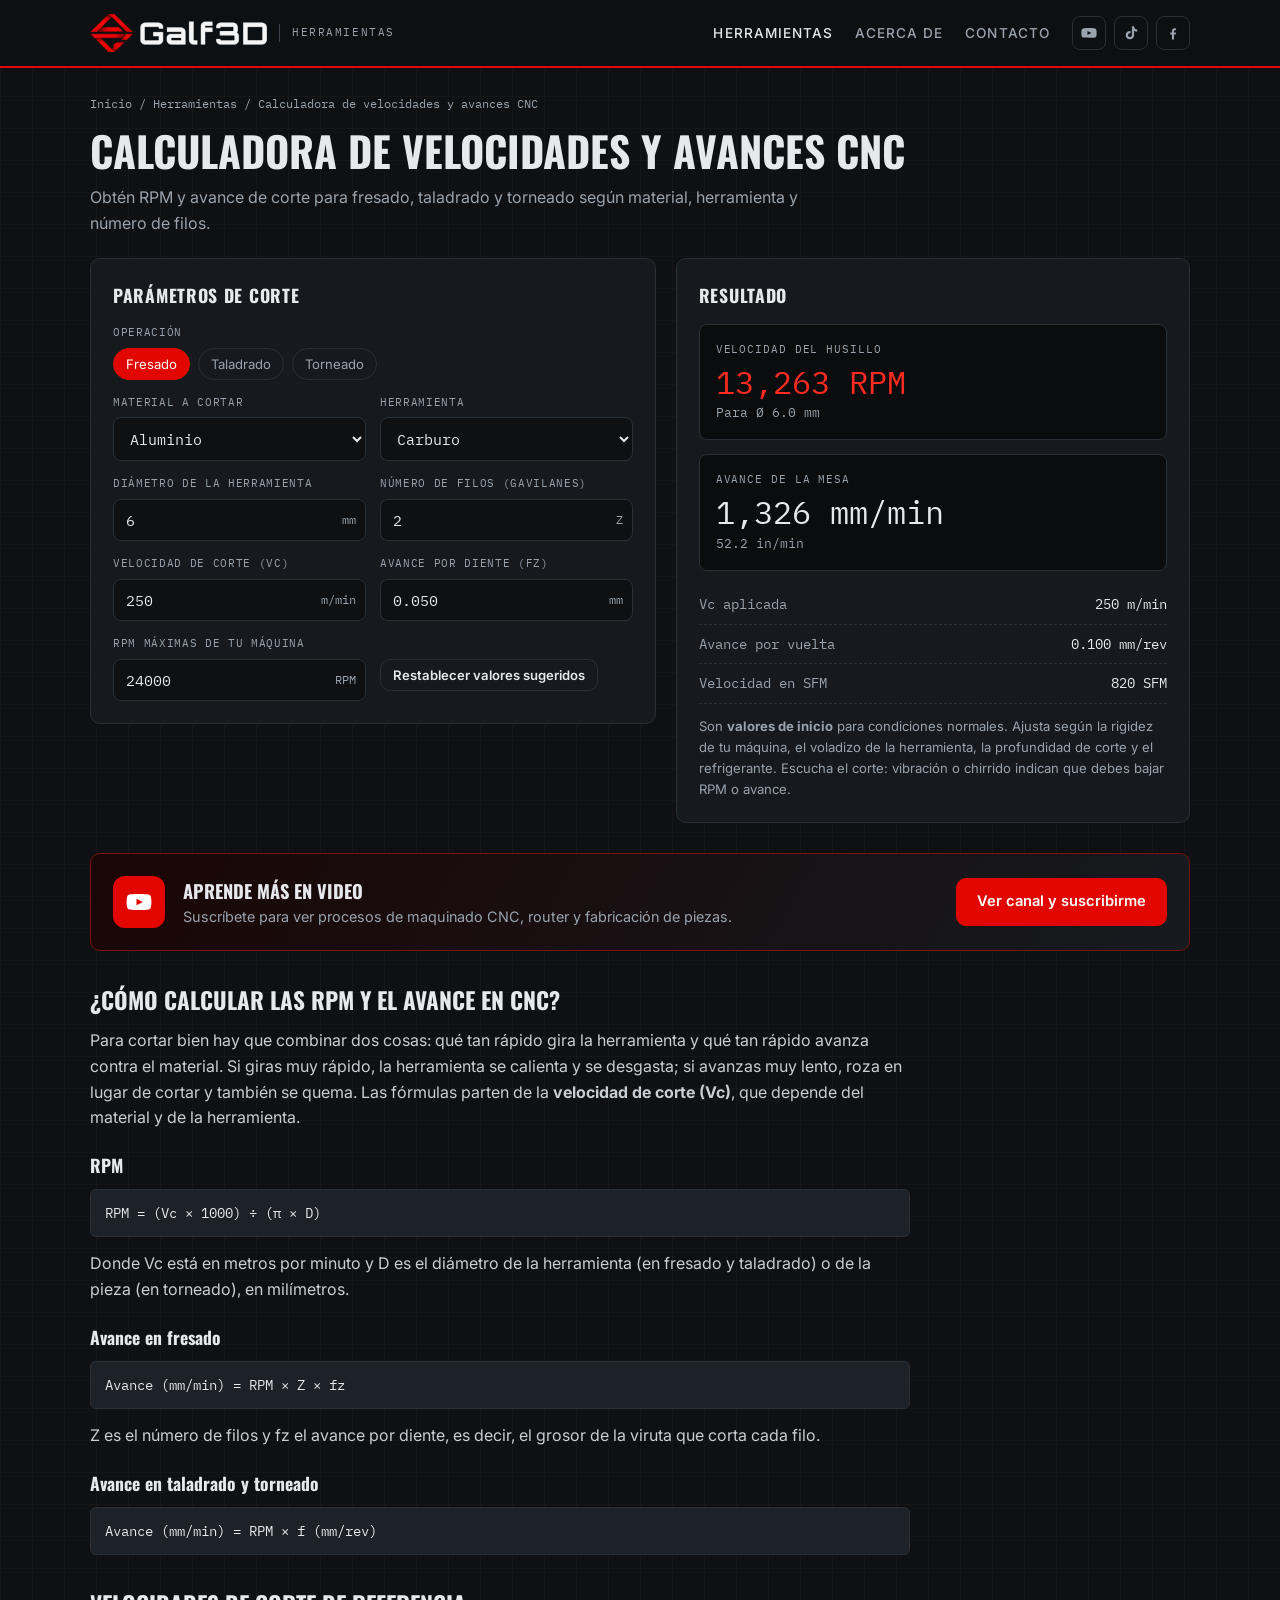
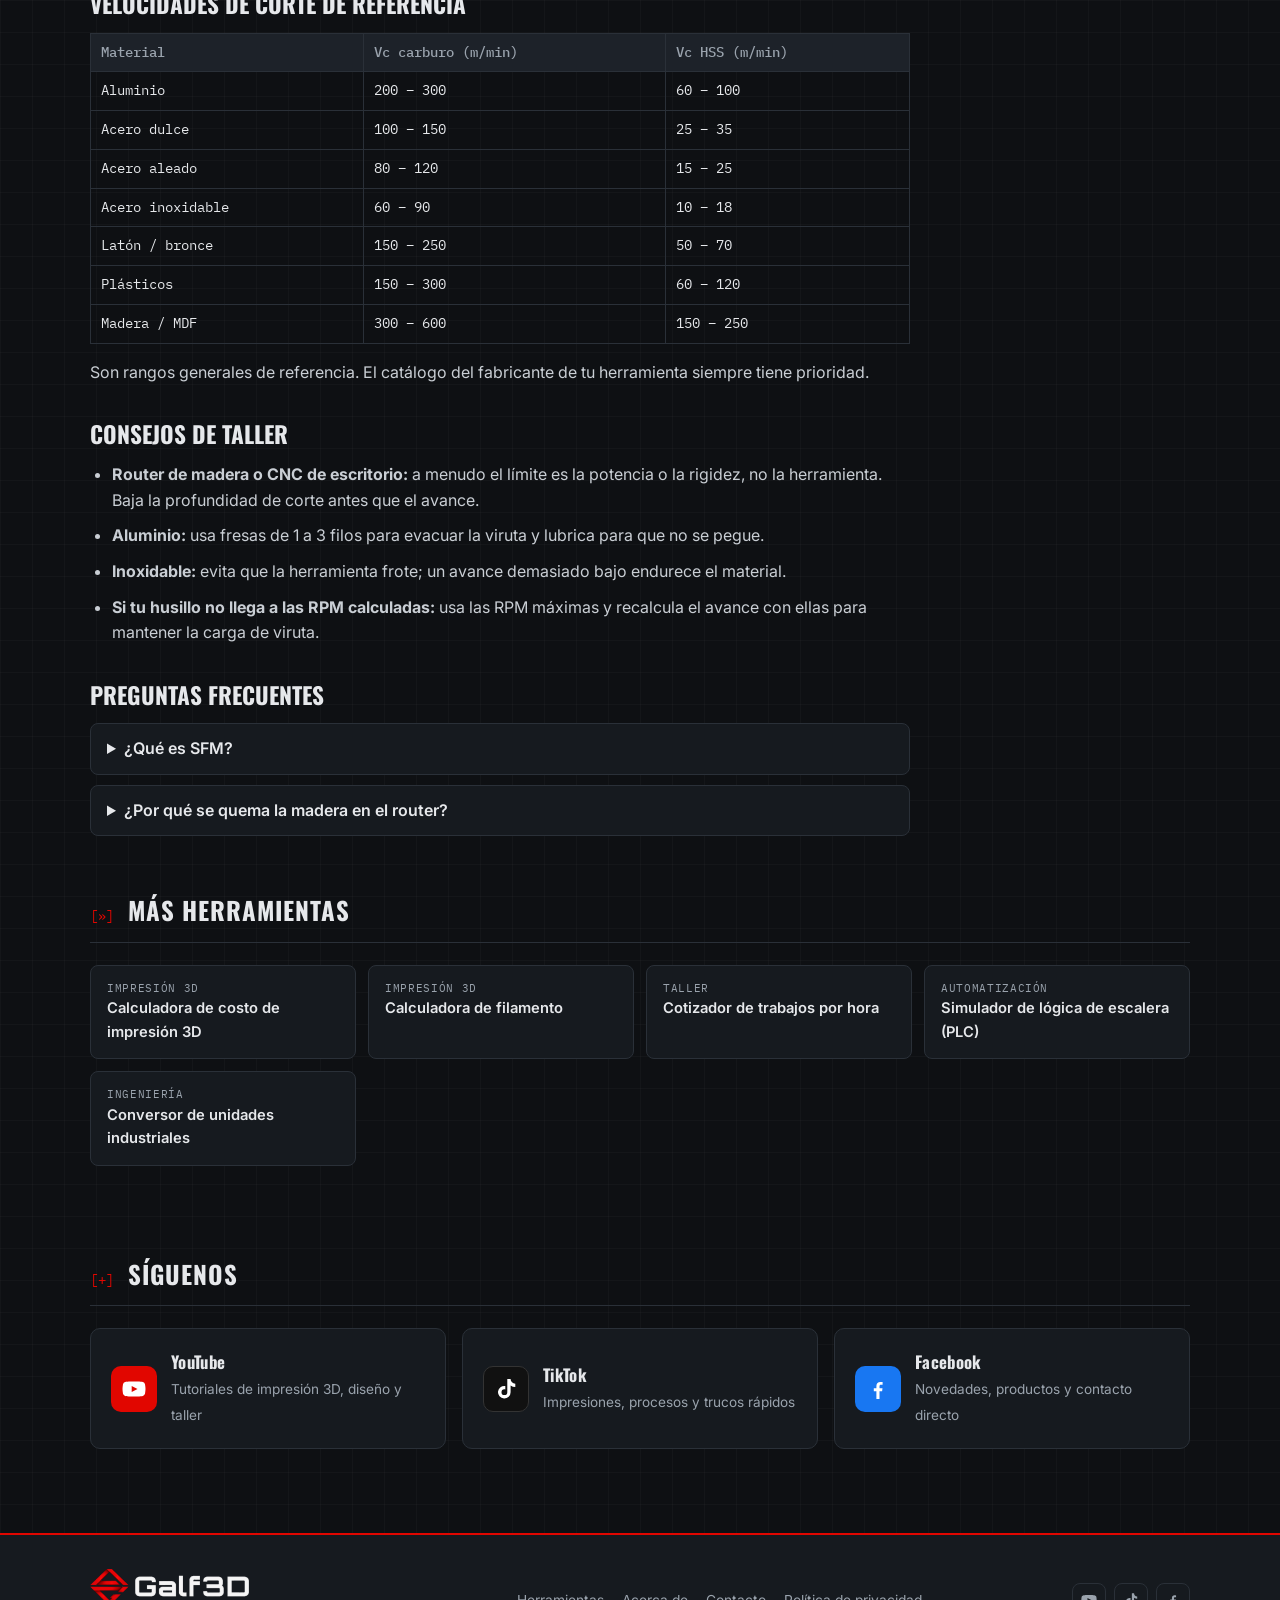
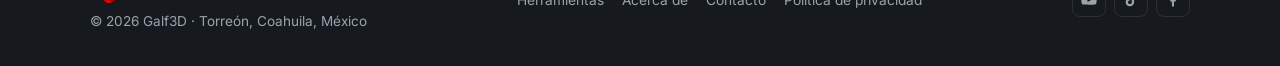
<file: herramientas/velocidades-avances-cnc.html>
<!DOCTYPE html>
<html lang="es">
<head>
<meta charset="UTF-8">
<meta name="viewport" content="width=device-width, initial-scale=1.0">
<title>Calculadora de velocidades y avances CNC (RPM y avance) | Galf3D</title>
<meta name="description" content="Calcula RPM y avance de corte para fresado, taladrado y torneado en aluminio, acero, inoxidable, latón, plástico, madera y MDF, con herramienta de carburo o HSS.">
<link rel="canonical" href="https://galf3d.github.io/herramientas/velocidades-avances-cnc.html">
<meta property="og:title" content="Calculadora de velocidades y avances CNC (RPM y avance) | Galf3D">
<meta property="og:description" content="Calcula RPM y avance de corte para fresado, taladrado y torneado en aluminio, acero, inoxidable, latón, plástico, madera y MDF, con herramienta de carburo o HSS.">
<meta property="og:type" content="website">
<meta property="og:url" content="https://galf3d.github.io/herramientas/velocidades-avances-cnc.html">
<meta property="og:image" content="https://galf3d.github.io/assets/og-galf3d.png">
<meta name="theme-color" content="#0e1013">
<meta name="google-adsense-account" content="ca-pub-5276754663237702">
<script async src="https://pagead2.googlesyndication.com/pagead/js/adsbygoogle.js?client=ca-pub-5276754663237702" crossorigin="anonymous"></script>
<link rel="icon" href="../favicon.ico" sizes="any">
<link rel="icon" type="image/png" sizes="32x32" href="../favicon-32.png">
<link rel="apple-touch-icon" href="../apple-touch-icon.png">
<link rel="manifest" href="../site.webmanifest">
<link rel="preconnect" href="https://fonts.googleapis.com">
<link rel="preconnect" href="https://fonts.gstatic.com" crossorigin>
<link href="https://fonts.googleapis.com/css2?family=Oswald:wght@500;600;700&family=Inter:wght@400;500;600&family=IBM+Plex+Mono:wght@400;500&display=swap" rel="stylesheet">
<link rel="stylesheet" href="../assets/style.css">
<script type="application/ld+json">{"@context": "https://schema.org", "@type": "WebApplication", "name": "Calculadora de velocidades y avances CNC", "url": "https://galf3d.github.io/herramientas/velocidades-avances-cnc.html", "applicationCategory": "UtilityApplication", "operatingSystem": "Web", "offers": {"@type": "Offer", "price": "0", "priceCurrency": "MXN"}, "publisher": {"@type": "Organization", "name": "Galf3D"}}</script>
</head>
<body>
<header class="site">
  <div class="wrap nav">
    <a href="../index.html" class="brand"><img src="../assets/logo-horizontal-blanco.png" alt="Galf3D" style="height:38px;width:auto"><span class="sub">HERRAMIENTAS</span></a>
    <ul class="nav-links" id="navLinks">
      <li><a href="../index.html#herramientas" class="on">Herramientas</a></li>
      <li><a href="../index.html#acerca">Acerca de</a></li>
      <li><a href="../index.html#contacto">Contacto</a></li>
      <li class="nav-social">
        <a class="soc" href="https://www.youtube.com/@Galf3D24" target="_blank" rel="noopener" aria-label="YouTube Galf3D"><svg viewBox="0 0 24 24" fill="currentColor"><path d="M23 7.2a3 3 0 0 0-2.1-2.1C19 4.6 12 4.6 12 4.6s-7 0-8.9.5A3 3 0 0 0 1 7.2 31 31 0 0 0 .5 12a31 31 0 0 0 .5 4.8 3 3 0 0 0 2.1 2.1c1.9.5 8.9.5 8.9.5s7 0 8.9-.5a3 3 0 0 0 2.1-2.1 31 31 0 0 0 .5-4.8 31 31 0 0 0-.5-4.8zM9.7 15.1V8.9l5.8 3.1-5.8 3.1z"/></svg></a>
        <a class="soc" href="https://www.tiktok.com/@galf3d024" target="_blank" rel="noopener" aria-label="TikTok Galf3D"><svg viewBox="0 0 24 24" fill="currentColor"><path d="M16.6 2h-3.3v13.2a2.9 2.9 0 1 1-2.9-2.9c.3 0 .6 0 .9.1V9a6.3 6.3 0 1 0 5.3 6.2V8.6a8.1 8.1 0 0 0 4.7 1.5V6.8a4.8 4.8 0 0 1-4.7-4.8z"/></svg></a>
        <a class="soc" href="https://www.facebook.com/Galf3D24" target="_blank" rel="noopener" aria-label="Facebook Galf3D"><svg viewBox="0 0 24 24" fill="currentColor"><path d="M13.5 21.9v-7.7h2.6l.4-3h-3V9.3c0-.9.3-1.5 1.5-1.5h1.6V5.1c-.3 0-1.2-.1-2.3-.1-2.3 0-3.9 1.4-3.9 4v2.2H7.8v3h2.6v7.7h3.1z"/></svg></a>
      </li>
    </ul>
    <button class="burger" id="burger" aria-label="Abrir menú"><svg viewBox="0 0 24 24" width="20" height="20" fill="none" stroke="currentColor" stroke-width="2"><path d="M3 6h18M3 12h18M3 18h18"/></svg></button>
  </div>
</header><main>
<div class="wrap">
  <nav class="crumbs"><a href="../index.html">Inicio</a> / <a href="../index.html#herramientas">Herramientas</a> / Calculadora de velocidades y avances CNC</nav>
  <div class="tool-head"><h1>Calculadora de velocidades y avances CNC</h1><p>Obtén RPM y avance de corte para fresado, taladrado y torneado según material, herramienta y número de filos.</p></div>
  <div class="tool">
  <div class="panel">
    <h2>Parámetros de corte</h2>
    <div class="fields">
      <div class="full"><label>Operación</label>
        <div class="toggle-row" id="ops">
          <button class="chip on" data-op="fresado">Fresado</button>
          <button class="chip" data-op="taladrado">Taladrado</button>
          <button class="chip" data-op="torneado">Torneado</button>
        </div></div>
      <div><label for="mat">Material a cortar</label>
        <select id="mat">
          <option value="alu">Aluminio</option><option value="acero">Acero dulce (1018 / 1020)</option>
          <option value="aleado">Acero aleado (4140)</option><option value="inox">Acero inoxidable (304)</option>
          <option value="laton">Latón / bronce</option><option value="plastico">Plástico (acrílico, nylon, delrin)</option>
          <option value="madera">Madera</option><option value="mdf">MDF / triplay</option>
        </select></div>
      <div><label for="herr">Herramienta</label>
        <select id="herr"><option value="carb">Carburo</option><option value="hss">Acero rápido (HSS)</option></select></div>
      <div><label for="diam" id="lblDiam">Diámetro de la herramienta</label><div class="unit-in"><input id="diam" type="number" min="0.1" step="0.1" value="6"><span>mm</span></div></div>
      <div id="wrapZ"><label for="z">Número de filos (gavilanes)</label><div class="unit-in"><input id="z" type="number" min="1" step="1" value="2"><span>Z</span></div></div>
      <div><label for="vc">Velocidad de corte (Vc)</label><div class="unit-in"><input id="vc" type="number" min="1" step="1" value="250"><span>m/min</span></div></div>
      <div><label for="fz" id="lblFz">Avance por diente (fz)</label><div class="unit-in"><input id="fz" type="number" min="0.001" step="0.001" value="0.05"><span id="uFz">mm</span></div></div>
      <div><label for="rpmMax">RPM máximas de tu máquina</label><div class="unit-in"><input id="rpmMax" type="number" min="0" step="100" value="24000"><span>RPM</span></div></div>
      <div><label>&nbsp;</label><button class="btn btn-sm" id="reset" type="button">Restablecer valores sugeridos</button></div>
    </div>
  </div>
  <div class="panel">
    <h2>Resultado</h2>
    <div class="readout"><div class="lbl">Velocidad del husillo</div><div class="big red" id="rRpm">—</div><div class="small" id="rRpm2"></div></div>
    <div class="readout"><div class="lbl" id="lblFeed">Avance de la mesa</div><div class="big" id="rFeed">—</div><div class="small" id="rFeed2"></div></div>
    <ul class="rows">
      <li><span>Vc aplicada</span><span id="rVc">—</span></li>
      <li><span>Avance por vuelta</span><span id="rFn">—</span></li>
      <li><span>Velocidad en SFM</span><span id="rSfm">—</span></li>
    </ul>
    <p class="note">Son <strong>valores de inicio</strong> para condiciones normales. Ajusta según la rigidez de tu máquina, el voladizo de la herramienta, la profundidad de corte y el refrigerante. Escucha el corte: vibración o chirrido indican que debes bajar RPM o avance.</p>
    <p class="note warn" id="limit" style="display:none"></p>
  </div>
</div>

  <div class="cta-video no-print">
  <div class="ic"><svg viewBox="0 0 24 24" fill="currentColor"><path d="M23 7.2a3 3 0 0 0-2.1-2.1C19 4.6 12 4.6 12 4.6s-7 0-8.9.5A3 3 0 0 0 1 7.2 31 31 0 0 0 .5 12a31 31 0 0 0 .5 4.8 3 3 0 0 0 2.1 2.1c1.9.5 8.9.5 8.9.5s7 0 8.9-.5a3 3 0 0 0 2.1-2.1 31 31 0 0 0 .5-4.8 31 31 0 0 0-.5-4.8zM9.7 15.1V8.9l5.8 3.1-5.8 3.1z"/></svg></div>
  <div><h3>Aprende más en video</h3><p>Suscríbete para ver procesos de maquinado CNC, router y fabricación de piezas.</p></div>
  <a class="btn btn-primary" href="https://www.youtube.com/@Galf3D24?sub_confirmation=1" target="_blank" rel="noopener">Ver canal y suscribirme</a>
</div>
  <article class="guide">
<h2>¿Cómo calcular las RPM y el avance en CNC?</h2>
<p>Para cortar bien hay que combinar dos cosas: qué tan rápido gira la herramienta y qué tan rápido avanza contra el material. Si giras muy rápido, la herramienta se calienta y se desgasta; si avanzas muy lento, roza en lugar de cortar y también se quema. Las fórmulas parten de la <strong>velocidad de corte (Vc)</strong>, que depende del material y de la herramienta.</p>
<h3>RPM</h3>
<span class="formula">RPM = (Vc × 1000) ÷ (π × D)</span>
<p>Donde Vc está en metros por minuto y D es el diámetro de la herramienta (en fresado y taladrado) o de la pieza (en torneado), en milímetros.</p>
<h3>Avance en fresado</h3>
<span class="formula">Avance (mm/min) = RPM × Z × fz</span>
<p>Z es el número de filos y fz el avance por diente, es decir, el grosor de la viruta que corta cada filo.</p>
<h3>Avance en taladrado y torneado</h3>
<span class="formula">Avance (mm/min) = RPM × f (mm/rev)</span>
<h2>Velocidades de corte de referencia</h2>
<table>
  <tr><th>Material</th><th>Vc carburo (m/min)</th><th>Vc HSS (m/min)</th></tr>
  <tr><td>Aluminio</td><td>200 – 300</td><td>60 – 100</td></tr>
  <tr><td>Acero dulce</td><td>100 – 150</td><td>25 – 35</td></tr>
  <tr><td>Acero aleado</td><td>80 – 120</td><td>15 – 25</td></tr>
  <tr><td>Acero inoxidable</td><td>60 – 90</td><td>10 – 18</td></tr>
  <tr><td>Latón / bronce</td><td>150 – 250</td><td>50 – 70</td></tr>
  <tr><td>Plásticos</td><td>150 – 300</td><td>60 – 120</td></tr>
  <tr><td>Madera / MDF</td><td>300 – 600</td><td>150 – 250</td></tr>
</table>
<p>Son rangos generales de referencia. El catálogo del fabricante de tu herramienta siempre tiene prioridad.</p>
<h2>Consejos de taller</h2>
<ul>
  <li><strong>Router de madera o CNC de escritorio:</strong> a menudo el límite es la potencia o la rigidez, no la herramienta. Baja la profundidad de corte antes que el avance.</li>
  <li><strong>Aluminio:</strong> usa fresas de 1 a 3 filos para evacuar la viruta y lubrica para que no se pegue.</li>
  <li><strong>Inoxidable:</strong> evita que la herramienta frote; un avance demasiado bajo endurece el material.</li>
  <li><strong>Si tu husillo no llega a las RPM calculadas:</strong> usa las RPM máximas y recalcula el avance con ellas para mantener la carga de viruta.</li>
</ul>
<h2>Preguntas frecuentes</h2>
<details class="faq"><summary>¿Qué es SFM?</summary><p>Son pies de superficie por minuto, la velocidad de corte en unidades inglesas. 1 m/min equivale a 3.281 SFM. Muchos catálogos estadounidenses lo usan.</p></details>
<details class="faq"><summary>¿Por qué se quema la madera en el router?</summary><p>Normalmente porque el avance es muy bajo para las RPM: la herramienta roza en lugar de cortar. Sube el avance o baja las RPM y revisa que la fresa tenga filo.</p></details>
</article>
</div>
<section class="no-print"><div class="wrap"><div class="sec-head"><span class="code">[»]</span><h2>Más herramientas</h2></div><div class="related"><a href="costo-impresion-3d.html"><small>IMPRESIÓN 3D</small>Calculadora de costo de impresión 3D</a><a href="calculadora-filamento.html"><small>IMPRESIÓN 3D</small>Calculadora de filamento</a><a href="cotizador-por-hora.html"><small>TALLER</small>Cotizador de trabajos por hora</a><a href="simulador-plc-ladder.html"><small>AUTOMATIZACIÓN</small>Simulador de lógica de escalera (PLC)</a><a href="conversor-unidades.html"><small>INGENIERÍA</small>Conversor de unidades industriales</a></div></div></section>
<section class="no-print">
  <div class="wrap">
    <div class="sec-head"><span class="code">[+]</span><h2>Síguenos</h2></div>
    <div class="follow">
      <a href="https://www.youtube.com/@Galf3D24?sub_confirmation=1" target="_blank" rel="noopener"><div class="ico yt"><svg viewBox="0 0 24 24" fill="currentColor"><path d="M23 7.2a3 3 0 0 0-2.1-2.1C19 4.6 12 4.6 12 4.6s-7 0-8.9.5A3 3 0 0 0 1 7.2 31 31 0 0 0 .5 12a31 31 0 0 0 .5 4.8 3 3 0 0 0 2.1 2.1c1.9.5 8.9.5 8.9.5s7 0 8.9-.5a3 3 0 0 0 2.1-2.1 31 31 0 0 0 .5-4.8 31 31 0 0 0-.5-4.8zM9.7 15.1V8.9l5.8 3.1-5.8 3.1z"/></svg></div><div><strong>YouTube</strong><span>Tutoriales de impresión 3D, diseño y taller</span></div></a>
      <a href="https://www.tiktok.com/@galf3d024" target="_blank" rel="noopener"><div class="ico tt"><svg viewBox="0 0 24 24" fill="currentColor"><path d="M16.6 2h-3.3v13.2a2.9 2.9 0 1 1-2.9-2.9c.3 0 .6 0 .9.1V9a6.3 6.3 0 1 0 5.3 6.2V8.6a8.1 8.1 0 0 0 4.7 1.5V6.8a4.8 4.8 0 0 1-4.7-4.8z"/></svg></div><div><strong>TikTok</strong><span>Impresiones, procesos y trucos rápidos</span></div></a>
      <a href="https://www.facebook.com/Galf3D24" target="_blank" rel="noopener"><div class="ico fb"><svg viewBox="0 0 24 24" fill="currentColor"><path d="M13.5 21.9v-7.7h2.6l.4-3h-3V9.3c0-.9.3-1.5 1.5-1.5h1.6V5.1c-.3 0-1.2-.1-2.3-.1-2.3 0-3.9 1.4-3.9 4v2.2H7.8v3h2.6v7.7h3.1z"/></svg></div><div><strong>Facebook</strong><span>Novedades, productos y contacto directo</span></div></a>
    </div>
  </div>
</section>
</main>
<footer class="site">
  <div class="wrap foot">
    <div>
      <img src="../assets/logo-horizontal-blanco.png" alt="Galf3D" style="height:34px;width:auto">
      <p>© <span id="year">2026</span> Galf3D · Torreón, Coahuila, México</p>
    </div>
    <ul>
      <li><a href="../index.html#herramientas">Herramientas</a></li>
      <li><a href="../index.html#acerca">Acerca de</a></li>
      <li><a href="../index.html#contacto">Contacto</a></li>
      <li><a href="../privacidad.html">Política de privacidad</a></li>
    </ul>
    <div class="nav-social" style="display:flex">
      <a class="soc" href="https://www.youtube.com/@Galf3D24" target="_blank" rel="noopener" aria-label="YouTube"><svg viewBox="0 0 24 24" fill="currentColor"><path d="M23 7.2a3 3 0 0 0-2.1-2.1C19 4.6 12 4.6 12 4.6s-7 0-8.9.5A3 3 0 0 0 1 7.2 31 31 0 0 0 .5 12a31 31 0 0 0 .5 4.8 3 3 0 0 0 2.1 2.1c1.9.5 8.9.5 8.9.5s7 0 8.9-.5a3 3 0 0 0 2.1-2.1 31 31 0 0 0 .5-4.8 31 31 0 0 0-.5-4.8zM9.7 15.1V8.9l5.8 3.1-5.8 3.1z"/></svg></a>
      <a class="soc" href="https://www.tiktok.com/@galf3d024" target="_blank" rel="noopener" aria-label="TikTok"><svg viewBox="0 0 24 24" fill="currentColor"><path d="M16.6 2h-3.3v13.2a2.9 2.9 0 1 1-2.9-2.9c.3 0 .6 0 .9.1V9a6.3 6.3 0 1 0 5.3 6.2V8.6a8.1 8.1 0 0 0 4.7 1.5V6.8a4.8 4.8 0 0 1-4.7-4.8z"/></svg></a>
      <a class="soc" href="https://www.facebook.com/Galf3D24" target="_blank" rel="noopener" aria-label="Facebook"><svg viewBox="0 0 24 24" fill="currentColor"><path d="M13.5 21.9v-7.7h2.6l.4-3h-3V9.3c0-.9.3-1.5 1.5-1.5h1.6V5.1c-.3 0-1.2-.1-2.3-.1-2.3 0-3.9 1.4-3.9 4v2.2H7.8v3h2.6v7.7h3.1z"/></svg></a>
    </div>
  </div>
</footer>
<script src="../assets/site.js"></script>
<script>
var DATA={ // vc carb, vc hss, fz carb @6mm (mm/diente), f taladro carb @6mm (mm/rev), f torno (mm/rev)
 alu:[250,80,0.05,0.12,0.15], acero:[120,30,0.03,0.08,0.20], aleado:[100,20,0.025,0.07,0.18], inox:[70,14,0.02,0.06,0.15],
 laton:[180,60,0.04,0.10,0.15], plastico:[200,90,0.08,0.15,0.20], madera:[400,200,0.10,0.20,0.25], mdf:[400,200,0.12,0.20,0.25]
};
var op='fresado';
document.querySelectorAll('#ops .chip').forEach(function(b){ b.addEventListener('click',function(){ document.querySelectorAll('#ops .chip').forEach(function(x){x.classList.remove('on');}); b.classList.add('on'); op=b.dataset.op; setup(); suggest(); }); });
function setup(){
  document.getElementById('wrapZ').style.display= op==='fresado'?'':'none';
  document.getElementById('lblDiam').textContent= op==='torneado'?'Diámetro de la pieza':'Diámetro de la herramienta';
  document.getElementById('lblFz').textContent= op==='fresado'?'Avance por diente (fz)':'Avance por vuelta (f)';
  document.getElementById('uFz').textContent= op==='fresado'?'mm':'mm/rev';
  document.getElementById('lblFeed').textContent= op==='torneado'?'Avance del carro':'Avance de la mesa';
}
function suggest(){
  var d=DATA[document.getElementById('mat').value], carb=document.getElementById('herr').value==='carb';
  var D=Math.max(0.1,G3.num('diam')), scale=Math.min(2.5,Math.max(0.3,D/6));
  document.getElementById('vc').value= carb? d[0]:d[1];
  var f;
  if(op==='fresado') f=d[2]*scale*(carb?1:0.8);
  else if(op==='taladrado') f=d[3]*scale*(carb?1:0.7);
  else f=d[4];
  document.getElementById('fz').value=f.toFixed(3);
  calc();
}
['mat','herr'].forEach(function(id){ document.getElementById(id).addEventListener('change',suggest); });
document.getElementById('diam').addEventListener('change',function(){ if(op!=='torneado') suggest(); });
document.getElementById('reset').addEventListener('click',suggest);
function calc(){
  var vc=G3.num('vc'), D=Math.max(0.01,G3.num('diam')), z=Math.max(1,G3.num('z')), f=G3.num('fz'), max=G3.num('rpmMax');
  var rpm=vc*1000/(Math.PI*D), used=rpm, lim=document.getElementById('limit');
  if(max>0 && rpm>max){ used=max; lim.style.display=''; lim.textContent='Tu máquina llega a '+G3.fmt(max)+' RPM, menos que las '+G3.fmt(rpm)+' RPM calculadas. El avance se recalculó con '+G3.fmt(max)+' RPM.'; } else lim.style.display='none';
  var fn= op==='fresado'? f*z : f;
  var feed=used*fn;
  document.getElementById('rRpm').textContent=G3.fmt(used)+' RPM';
  document.getElementById('rRpm2').textContent= used<rpm? 'Calculado: '+G3.fmt(rpm)+' RPM (limitado por la máquina)':'Para Ø '+G3.fmt(D,1)+' mm';
  document.getElementById('rFeed').textContent=G3.fmt(feed)+' mm/min';
  document.getElementById('rFeed2').textContent=G3.fmt(feed/25.4,1)+' in/min';
  var vcReal=used*Math.PI*D/1000;
  document.getElementById('rVc').textContent=G3.fmt(vcReal,0)+' m/min';
  document.getElementById('rFn').textContent=G3.fmt(fn,3)+' mm/rev';
  document.getElementById('rSfm').textContent=G3.fmt(vcReal*3.281,0)+' SFM';
}
G3.watch(['vc','diam','z','fz','rpmMax'],calc);
setup(); suggest();
</script>
</body></html>
</file>
<file: assets/style.css>
/* ===== Galf3D Herramientas — estilos compartidos ===== */
:root{
  --bg:#0e1013;
  --panel:#161a1f;
  --panel-2:#1d2229;
  --panel-3:#242a32;
  --line:#2a3038;
  --line-2:#3a424c;
  --text:#e6e8eb;
  --muted:#9aa3ad;
  --red:#e10600;
  --red-2:#ff2a20;
  --red-dim:#7a1210;
  --ok:#2ecc71;
  --warn:#f5b301;
  --radius:10px;
  --mono:'IBM Plex Mono',ui-monospace,monospace;
  --display:'Oswald',sans-serif;
}
*{box-sizing:border-box;margin:0;padding:0}
html{scroll-behavior:smooth}
body{
  background:var(--bg);color:var(--text);
  font-family:'Inter',system-ui,sans-serif;line-height:1.6;
  background-image:
    linear-gradient(rgba(255,255,255,.025) 1px,transparent 1px),
    linear-gradient(90deg,rgba(255,255,255,.025) 1px,transparent 1px);
  background-size:32px 32px;
}
a{color:inherit;text-decoration:none}
img{max-width:100%;display:block}
.wrap{max-width:1140px;margin:0 auto;padding:0 20px}
.mono{font-family:var(--mono)}
::selection{background:var(--red);color:#fff}
:focus-visible{outline:2px solid var(--red);outline-offset:2px}

/* ===== Header ===== */
header.site{
  position:sticky;top:0;z-index:20;
  background:rgba(14,16,19,.94);backdrop-filter:blur(6px);
  border-bottom:2px solid var(--red);
}
.nav{display:flex;align-items:center;justify-content:space-between;height:66px;gap:16px}
.brand{display:flex;align-items:center;gap:12px}
.brand img{height:42px;width:auto}
.brand .sub{font-family:var(--mono);font-size:.68rem;color:var(--muted);letter-spacing:.14em;border-left:1px solid var(--line-2);padding-left:12px}
.nav-links{display:flex;align-items:center;gap:22px;list-style:none}
.nav-links a{font-size:.85rem;color:var(--muted);text-transform:uppercase;letter-spacing:.08em;font-weight:500}
.nav-links a:hover,.nav-links a.on{color:var(--text)}
.nav-social{display:flex;gap:8px}
.soc{
  width:34px;height:34px;border-radius:8px;border:1px solid var(--line);
  display:grid;place-items:center;color:var(--muted);transition:.15s;
}
.soc:hover{color:#fff;border-color:var(--red);background:var(--red)}
.soc svg{width:16px;height:16px}
.burger{display:none;background:none;border:1px solid var(--line);border-radius:8px;width:38px;height:38px;color:var(--text);cursor:pointer}
@media (max-width:820px){
  .burger{display:grid;place-items:center}
  .nav-links{
    display:none;position:absolute;top:66px;left:0;right:0;flex-direction:column;align-items:flex-start;
    background:var(--panel);border-bottom:2px solid var(--red);padding:18px 20px;gap:16px;
  }
  .nav-links.open{display:flex}
  .brand .sub{display:none}
}

/* ===== Botones ===== */
.btn{
  display:inline-flex;align-items:center;gap:8px;padding:11px 20px;border-radius:var(--radius);
  font-weight:600;font-size:.92rem;border:1px solid var(--line);background:var(--panel);
  color:var(--text);cursor:pointer;transition:.15s;font-family:inherit;
}
.btn:hover{border-color:var(--muted)}
.btn-primary{background:var(--red);border-color:var(--red);color:#fff}
.btn-primary:hover{background:var(--red-2);border-color:var(--red-2)}
.btn-sm{padding:7px 12px;font-size:.82rem}
.btn svg{width:16px;height:16px}

/* ===== Secciones ===== */
section{padding:44px 0}
.sec-head{display:flex;align-items:baseline;gap:14px;margin-bottom:22px;border-bottom:1px solid var(--line);padding-bottom:12px}
.sec-head h2{font-family:var(--display);font-size:1.55rem;text-transform:uppercase;letter-spacing:.04em}
.sec-head .code{font-family:var(--mono);color:var(--red);font-size:.85rem}
.status{
  display:inline-flex;align-items:center;gap:8px;font-family:var(--mono);font-size:.76rem;color:var(--muted);
  border:1px solid var(--line);padding:6px 12px;border-radius:999px;background:var(--panel);
}
.led{width:8px;height:8px;border-radius:50%;background:var(--ok);box-shadow:0 0 8px var(--ok)}

/* ===== Hero ===== */
.hero{padding:70px 0 40px}
.hero h1{font-family:var(--display);font-size:clamp(2.1rem,5vw,3.5rem);line-height:1.1;margin:18px 0 14px;text-transform:uppercase}
.hero h1 span{color:var(--red)}
.hero p{max-width:660px;color:var(--muted);font-size:1.06rem}
.hero-cta{display:flex;gap:12px;margin-top:26px;flex-wrap:wrap}

/* ===== Tarjetas de herramientas ===== */
.grid{display:grid;grid-template-columns:repeat(auto-fill,minmax(260px,1fr));gap:18px}
.card{
  background:var(--panel);border:1px solid var(--line);border-radius:var(--radius);padding:22px;
  position:relative;overflow:hidden;transition:.15s;display:flex;flex-direction:column;
}
.card::before{content:"";position:absolute;left:0;top:0;bottom:0;width:3px;background:var(--red-dim)}
.card:hover{border-color:var(--line-2);transform:translateY(-2px)}
.card:hover::before{background:var(--red)}
.card-top{display:flex;justify-content:space-between;align-items:center;margin-bottom:14px}
.tag{font-family:var(--mono);font-size:.7rem;color:var(--muted);letter-spacing:.08em}
.badge{font-family:var(--mono);font-size:.66rem;padding:3px 8px;border-radius:4px;border:1px solid var(--ok);color:var(--ok);text-transform:uppercase;letter-spacing:.06em}
.card h3{font-family:var(--display);font-size:1.22rem;margin-bottom:8px}
.card p{color:var(--muted);font-size:.92rem;flex:1}
.card .go{margin-top:16px;font-size:.86rem;font-weight:600;color:var(--red-2)}

/* ===== Página de herramienta ===== */
.crumbs{font-family:var(--mono);font-size:.76rem;color:var(--muted);padding-top:26px}
.crumbs a:hover{color:var(--text)}
.tool-head{padding:14px 0 22px}
.tool-head h1{font-family:var(--display);font-size:clamp(1.8rem,4vw,2.6rem);text-transform:uppercase;line-height:1.15}
.tool-head p{color:var(--muted);max-width:760px;margin-top:10px}
.tool{display:grid;grid-template-columns:1.1fr 1fr;gap:20px;align-items:start}
.tool>*{min-width:0}
@media (max-width:880px){.tool{grid-template-columns:1fr}}
.panel{background:var(--panel);border:1px solid var(--line);border-radius:var(--radius);padding:22px}
.panel h2,.panel h3{font-family:var(--display);font-size:1.1rem;text-transform:uppercase;letter-spacing:.04em;margin-bottom:14px}
.panel-title{display:flex;justify-content:space-between;align-items:center;margin-bottom:14px}
.panel-title h2{margin:0}
.fields{display:grid;grid-template-columns:1fr 1fr;gap:14px}
.fields .full{grid-column:1/-1}
@media (max-width:520px){.fields{grid-template-columns:1fr}}
label{display:block;font-family:var(--mono);font-size:.7rem;color:var(--muted);text-transform:uppercase;letter-spacing:.06em;margin-bottom:6px}
input,select,textarea{
  width:100%;background:var(--bg);border:1px solid var(--line);color:var(--text);
  padding:10px 12px;border-radius:8px;font-family:var(--mono);font-size:.95rem;
}
input:focus,select:focus,textarea:focus{outline:none;border-color:var(--red)}
.unit-in{position:relative}
.unit-in span{position:absolute;right:10px;top:50%;transform:translateY(-50%);font-family:var(--mono);font-size:.75rem;color:var(--muted);pointer-events:none}
.unit-in input{padding-right:48px}
.group-title{grid-column:1/-1;font-family:var(--mono);font-size:.72rem;color:var(--red-2);letter-spacing:.1em;text-transform:uppercase;border-top:1px dashed var(--line);padding-top:12px;margin-top:4px}
.group-title:first-child{border-top:none;padding-top:0;margin-top:0}

/* Resultados */
.readout{background:#0a0c0e;border:1px solid var(--line);border-radius:8px;padding:16px;margin-bottom:14px}
.readout .lbl{font-family:var(--mono);font-size:.7rem;color:var(--muted);text-transform:uppercase;letter-spacing:.08em}
.readout .big{font-family:var(--mono);font-size:2rem;color:var(--text);line-height:1.2;margin-top:4px}
.readout .big.red{color:var(--red-2)}
.readout .small{font-family:var(--mono);font-size:.8rem;color:var(--muted);margin-top:2px}
.rows{list-style:none;font-family:var(--mono);font-size:.88rem}
.rows li{display:flex;justify-content:space-between;gap:12px;padding:8px 0;border-bottom:1px dashed var(--line)}
.rows li span:first-child{color:var(--muted)}
.rows li.total{border-bottom:none;border-top:1px solid var(--line-2);margin-top:6px;padding-top:10px;font-weight:500}
.bars{margin-top:16px}
.bar{display:grid;grid-template-columns:110px 1fr 54px;gap:10px;align-items:center;font-family:var(--mono);font-size:.74rem;color:var(--muted);margin-bottom:8px}
.bar .track{height:10px;background:var(--panel-3);border-radius:5px;overflow:hidden}
.bar .fill{height:100%;background:var(--red);border-radius:5px;transition:width .25s}
.bar .pct{text-align:right}
.note{font-size:.82rem;color:var(--muted);margin-top:12px}
.warn{color:var(--warn)}

/* Guía (texto SEO) */
.guide{max-width:820px}
.guide h2{font-family:var(--display);font-size:1.45rem;text-transform:uppercase;margin:30px 0 10px}
.guide h3{font-family:var(--display);font-size:1.1rem;margin:20px 0 8px}
.guide p,.guide li{color:#c9ced4;margin-bottom:10px}
.guide ul,.guide ol{padding-left:22px;margin-bottom:12px}
.guide code,.formula{font-family:var(--mono);background:var(--panel-2);border:1px solid var(--line);border-radius:6px;padding:2px 7px;font-size:.88rem;color:var(--text)}
.formula{display:block;padding:12px 14px;margin:10px 0 14px;overflow-x:auto}
.guide table{width:100%;border-collapse:collapse;font-family:var(--mono);font-size:.85rem;margin:10px 0 16px}
.guide th,.guide td{border:1px solid var(--line);padding:8px 10px;text-align:left}
.guide th{background:var(--panel-2);color:var(--muted);font-weight:500}
details.faq{background:var(--panel);border:1px solid var(--line);border-radius:8px;padding:12px 16px;margin-bottom:10px}
details.faq summary{cursor:pointer;font-weight:600}
details.faq p{margin:10px 0 0}

/* Bloque de video / redes */
.cta-video{
  display:grid;grid-template-columns:auto 1fr auto;gap:18px;align-items:center;
  background:linear-gradient(120deg,#1a0605,var(--panel));border:1px solid var(--red-dim);border-radius:var(--radius);padding:22px;margin:30px 0;
}
.cta-video .ic{width:52px;height:52px;border-radius:12px;background:var(--red);display:grid;place-items:center}
.cta-video .ic svg{width:26px;height:26px;color:#fff}
.cta-video h3{font-family:var(--display);font-size:1.15rem;text-transform:uppercase}
.cta-video p{color:var(--muted);font-size:.9rem}
@media (max-width:640px){.cta-video{grid-template-columns:1fr}}

.follow{display:grid;grid-template-columns:repeat(3,1fr);gap:16px}
@media (max-width:720px){.follow{grid-template-columns:1fr}}
.follow a{
  background:var(--panel);border:1px solid var(--line);border-radius:var(--radius);padding:20px;
  display:flex;gap:14px;align-items:center;transition:.15s;
}
.follow a:hover{border-color:var(--red);transform:translateY(-2px)}
.follow .ico{width:46px;height:46px;border-radius:10px;display:grid;place-items:center;flex-shrink:0}
.follow .ico svg{width:24px;height:24px;color:#fff}
.follow .yt{background:#e10600}.follow .tt{background:#111;border:1px solid #333}.follow .fb{background:#1877f2}
.follow strong{display:block;font-family:var(--display);font-size:1.05rem;letter-spacing:.02em}
.follow span{color:var(--muted);font-size:.85rem}

.related{display:grid;grid-template-columns:repeat(auto-fill,minmax(220px,1fr));gap:12px}
.related a{background:var(--panel);border:1px solid var(--line);border-radius:8px;padding:14px 16px;font-weight:600;font-size:.92rem;transition:.15s}
.related a:hover{border-color:var(--red)}
.related a small{display:block;font-family:var(--mono);font-size:.68rem;color:var(--muted);font-weight:400;letter-spacing:.06em}

/* Acerca */
.about{display:grid;grid-template-columns:1.4fr 1fr;gap:20px}
@media (max-width:760px){.about{grid-template-columns:1fr}}
.specs{list-style:none;font-family:var(--mono);font-size:.88rem}
.specs li{display:flex;justify-content:space-between;padding:9px 0;border-bottom:1px dashed var(--line)}
.specs li span:first-child{color:var(--muted)}

/* Footer */
footer.site{border-top:2px solid var(--red);margin-top:40px;padding:34px 0;background:var(--panel)}
.foot{display:flex;justify-content:space-between;gap:24px;flex-wrap:wrap;align-items:center}
.foot img{height:36px}
.foot p{color:var(--muted);font-size:.85rem;margin-top:8px}
.foot ul{display:flex;gap:18px;list-style:none;flex-wrap:wrap;font-size:.86rem;color:var(--muted)}
.foot ul a:hover{color:var(--text)}

/* Tablas de datos de herramientas */
.tbl{width:100%;border-collapse:collapse;font-family:var(--mono);font-size:.82rem}
.tbl th,.tbl td{border-bottom:1px solid var(--line);padding:7px 8px;text-align:left}
.tbl th{color:var(--muted);font-weight:500;font-size:.7rem;text-transform:uppercase;letter-spacing:.06em}
.tbl input{padding:7px 8px;font-size:.85rem}
.icon-btn{background:none;border:1px solid var(--line);color:var(--muted);border-radius:6px;width:30px;height:30px;cursor:pointer}
.icon-btn:hover{color:#fff;border-color:var(--red);background:var(--red)}
.state{display:inline-flex;align-items:center;gap:6px;font-family:var(--mono);font-size:.72rem;color:var(--muted)}
.state .dot{width:8px;height:8px;border-radius:50%;background:var(--ok)}
.state.dirty .dot{background:var(--warn)}
.toggle-row{display:flex;gap:8px;flex-wrap:wrap}
.chip{padding:7px 12px;border-radius:999px;border:1px solid var(--line);background:var(--panel);color:var(--muted);font-size:.82rem;cursor:pointer;font-family:inherit}
.chip.on{background:var(--red);border-color:var(--red);color:#fff}

@media print{
  header.site,footer.site,.cta-video,.follow,.related,.guide,.no-print,.crumbs{display:none!important}
  body{background:#fff;color:#000}
  .panel,.readout{background:#fff;border-color:#999;color:#000}
}
</file>
